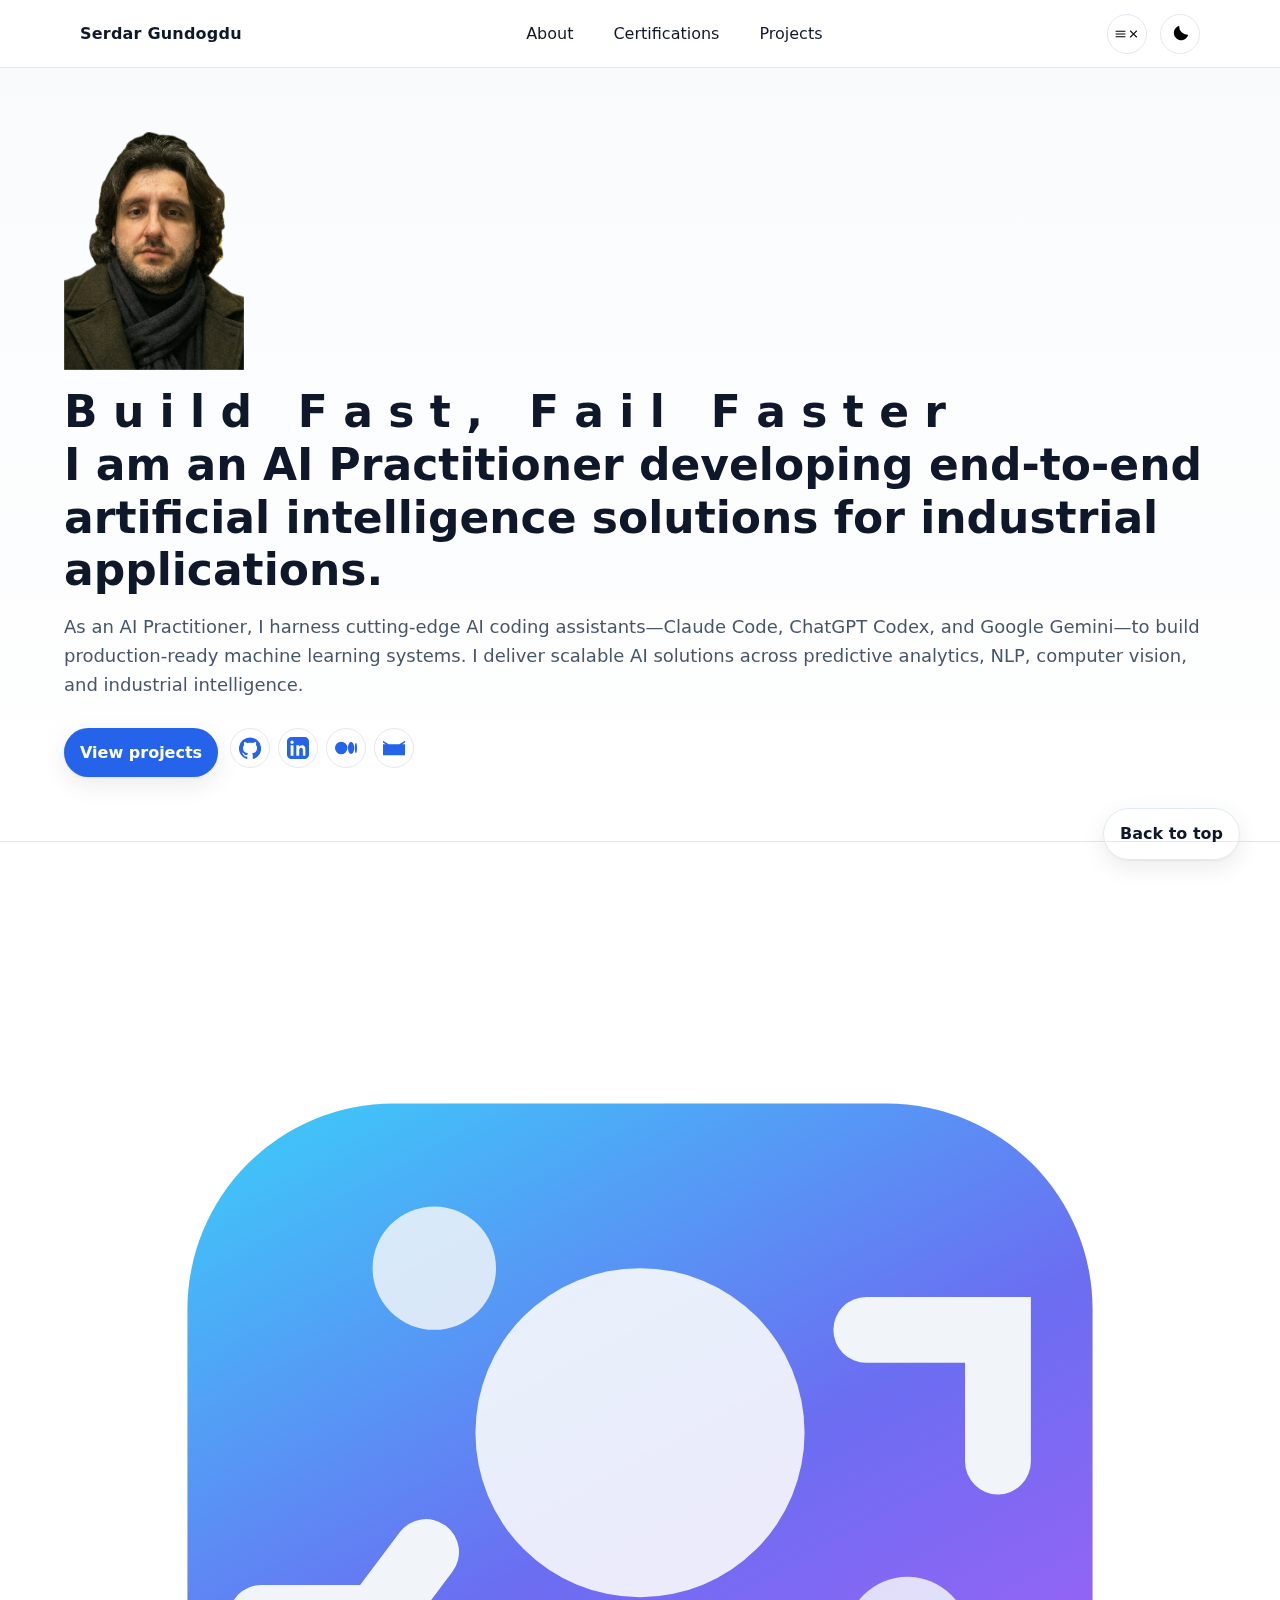
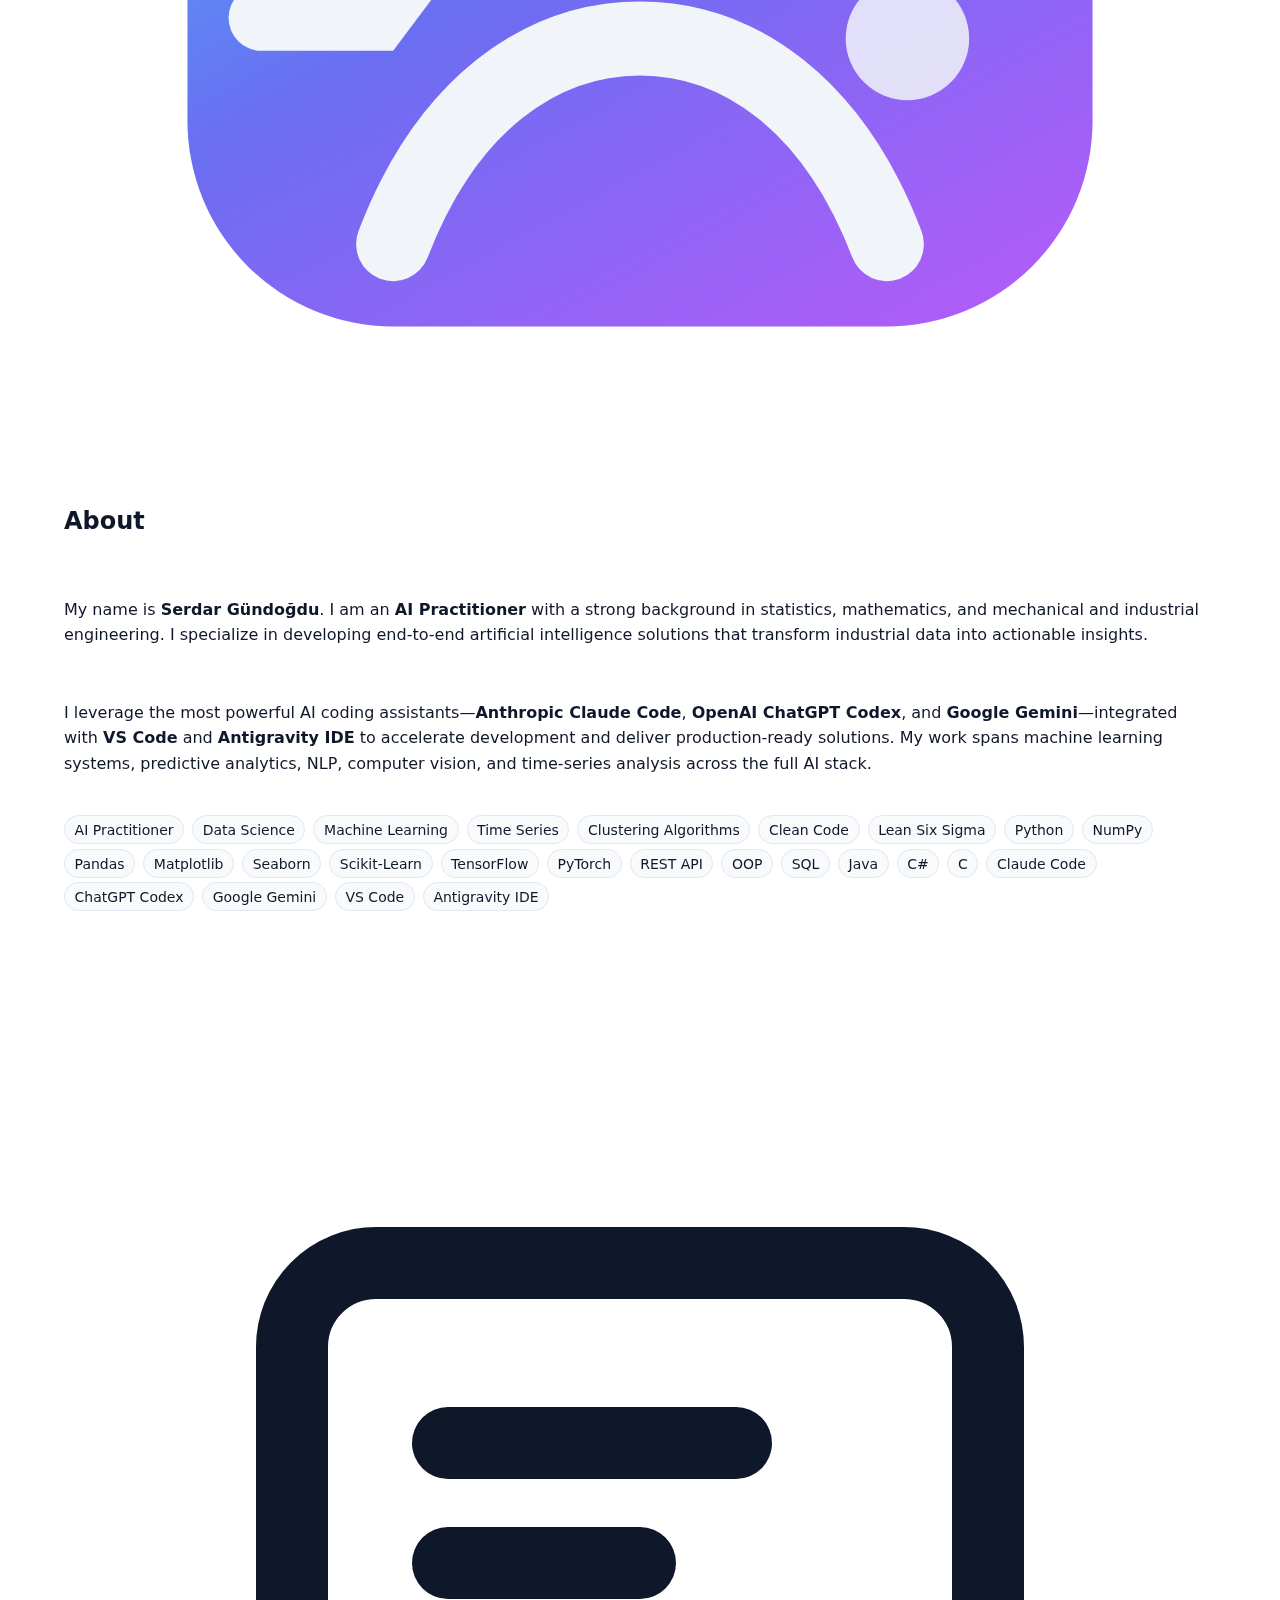
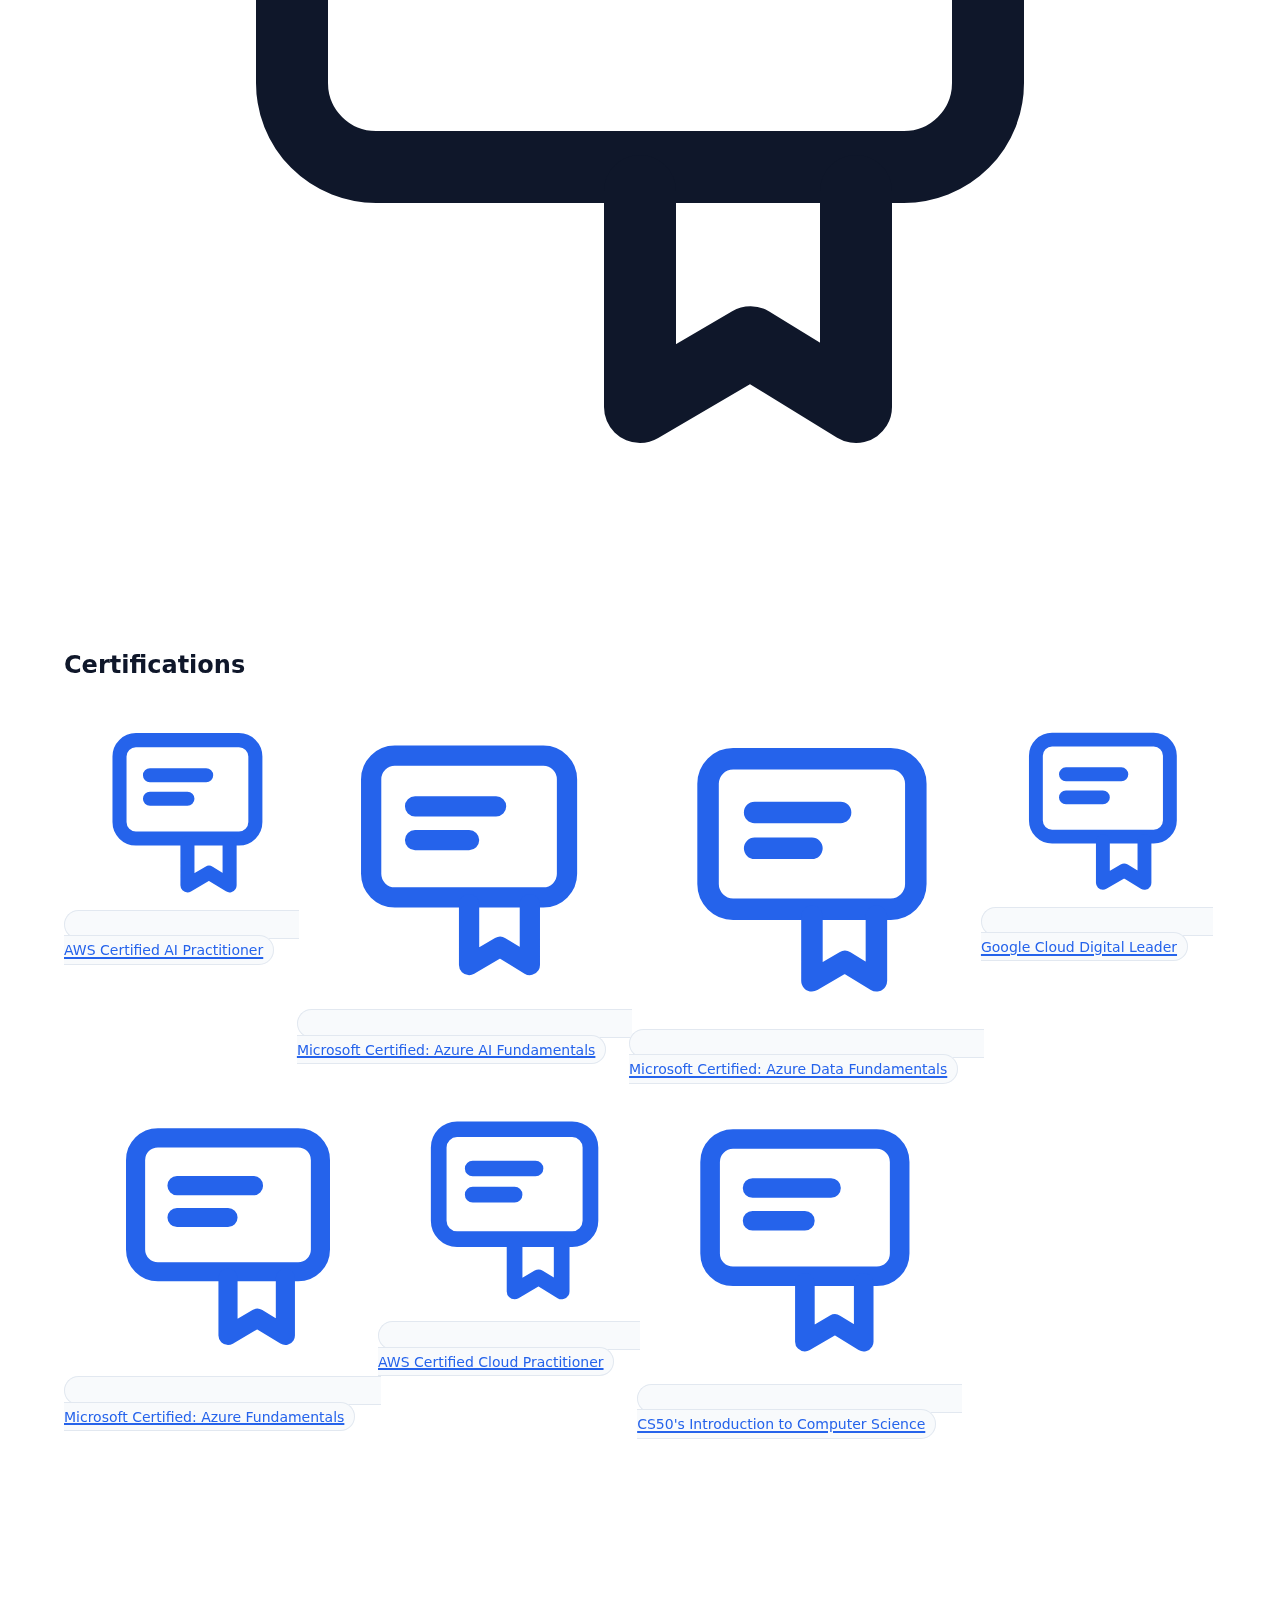
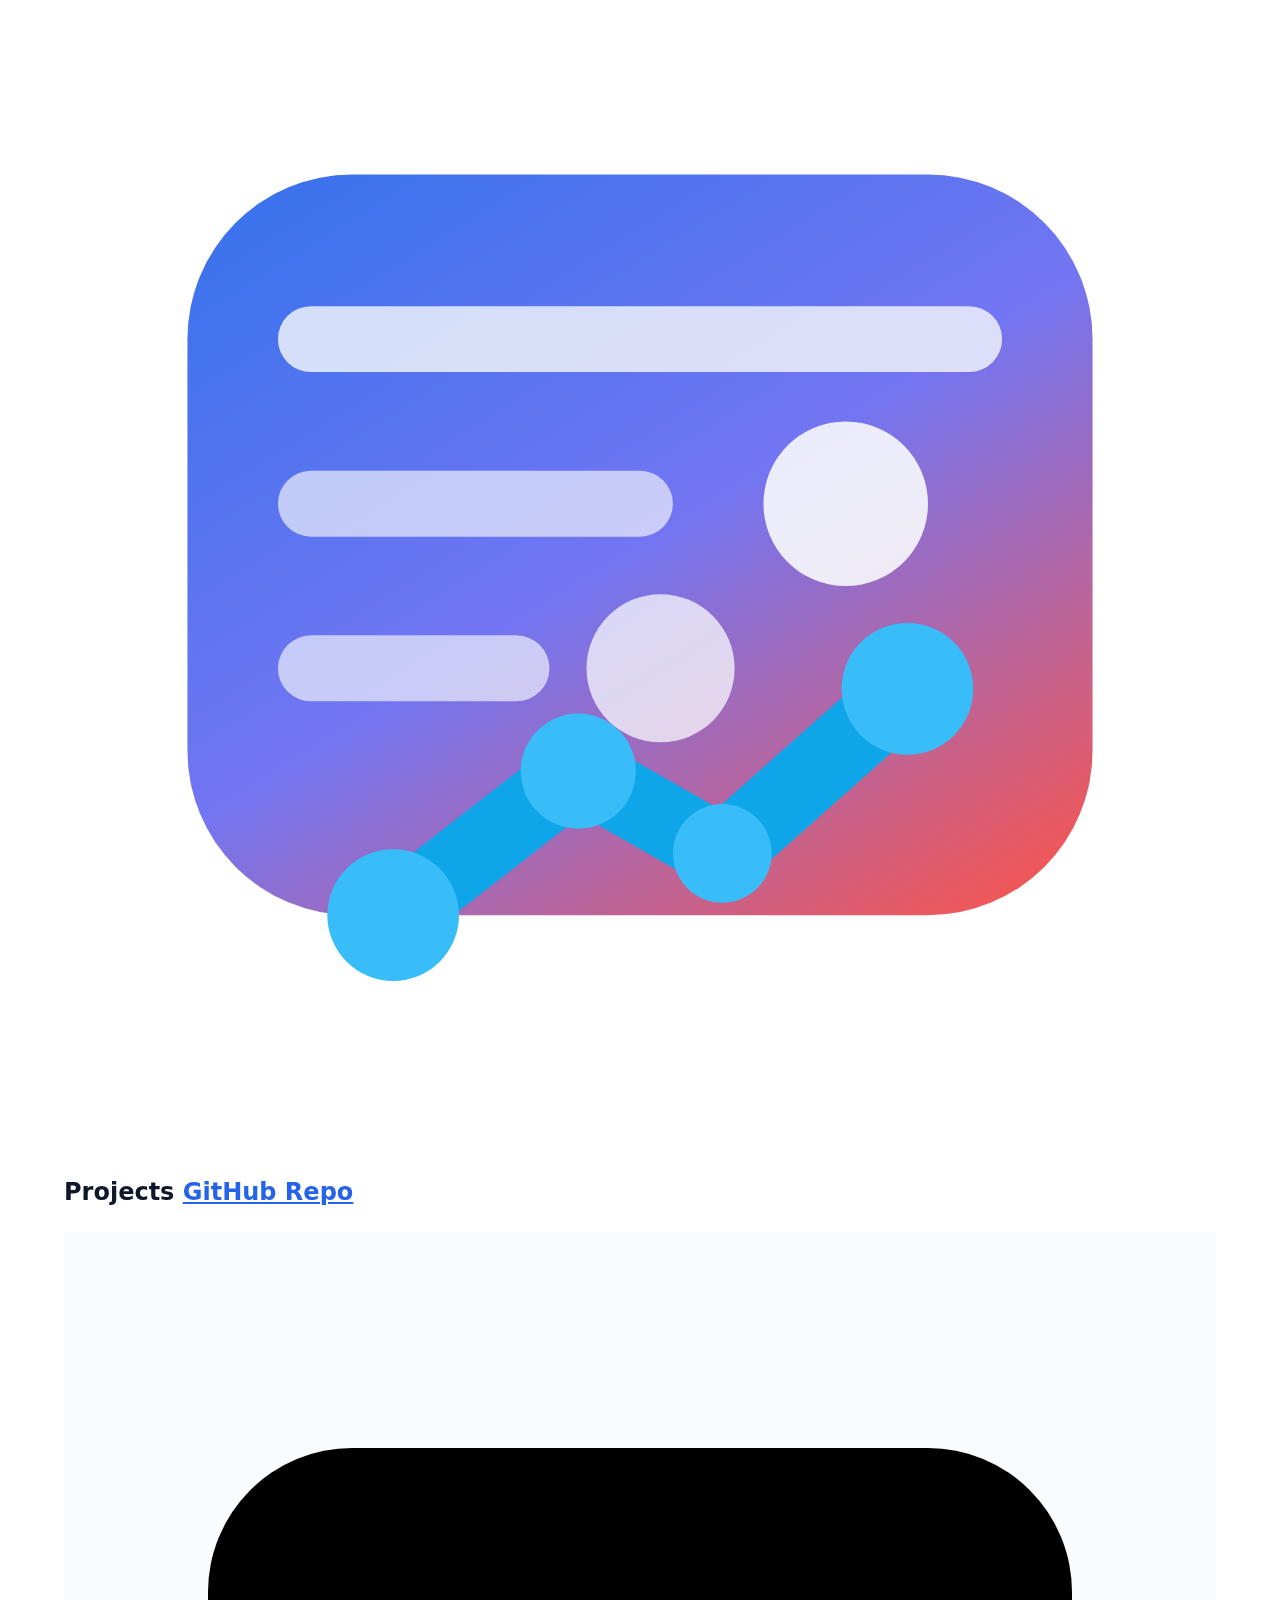
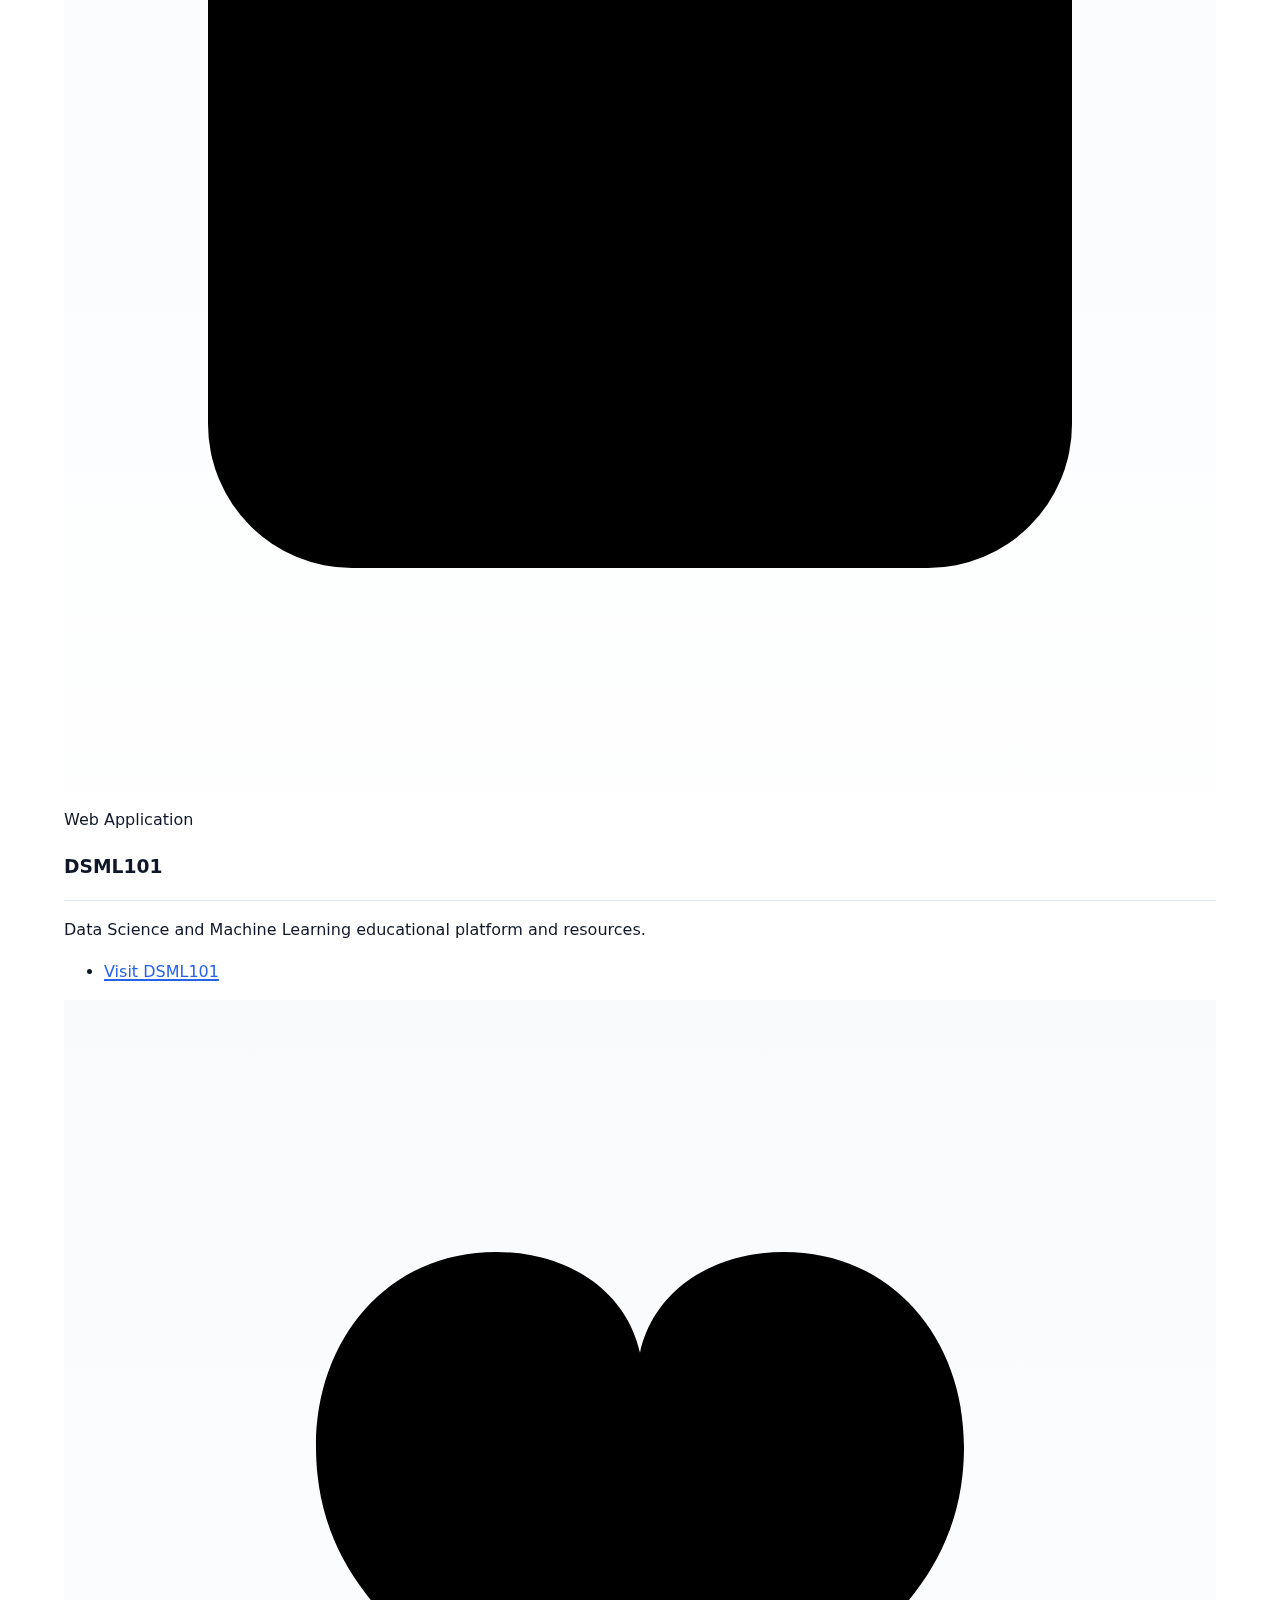
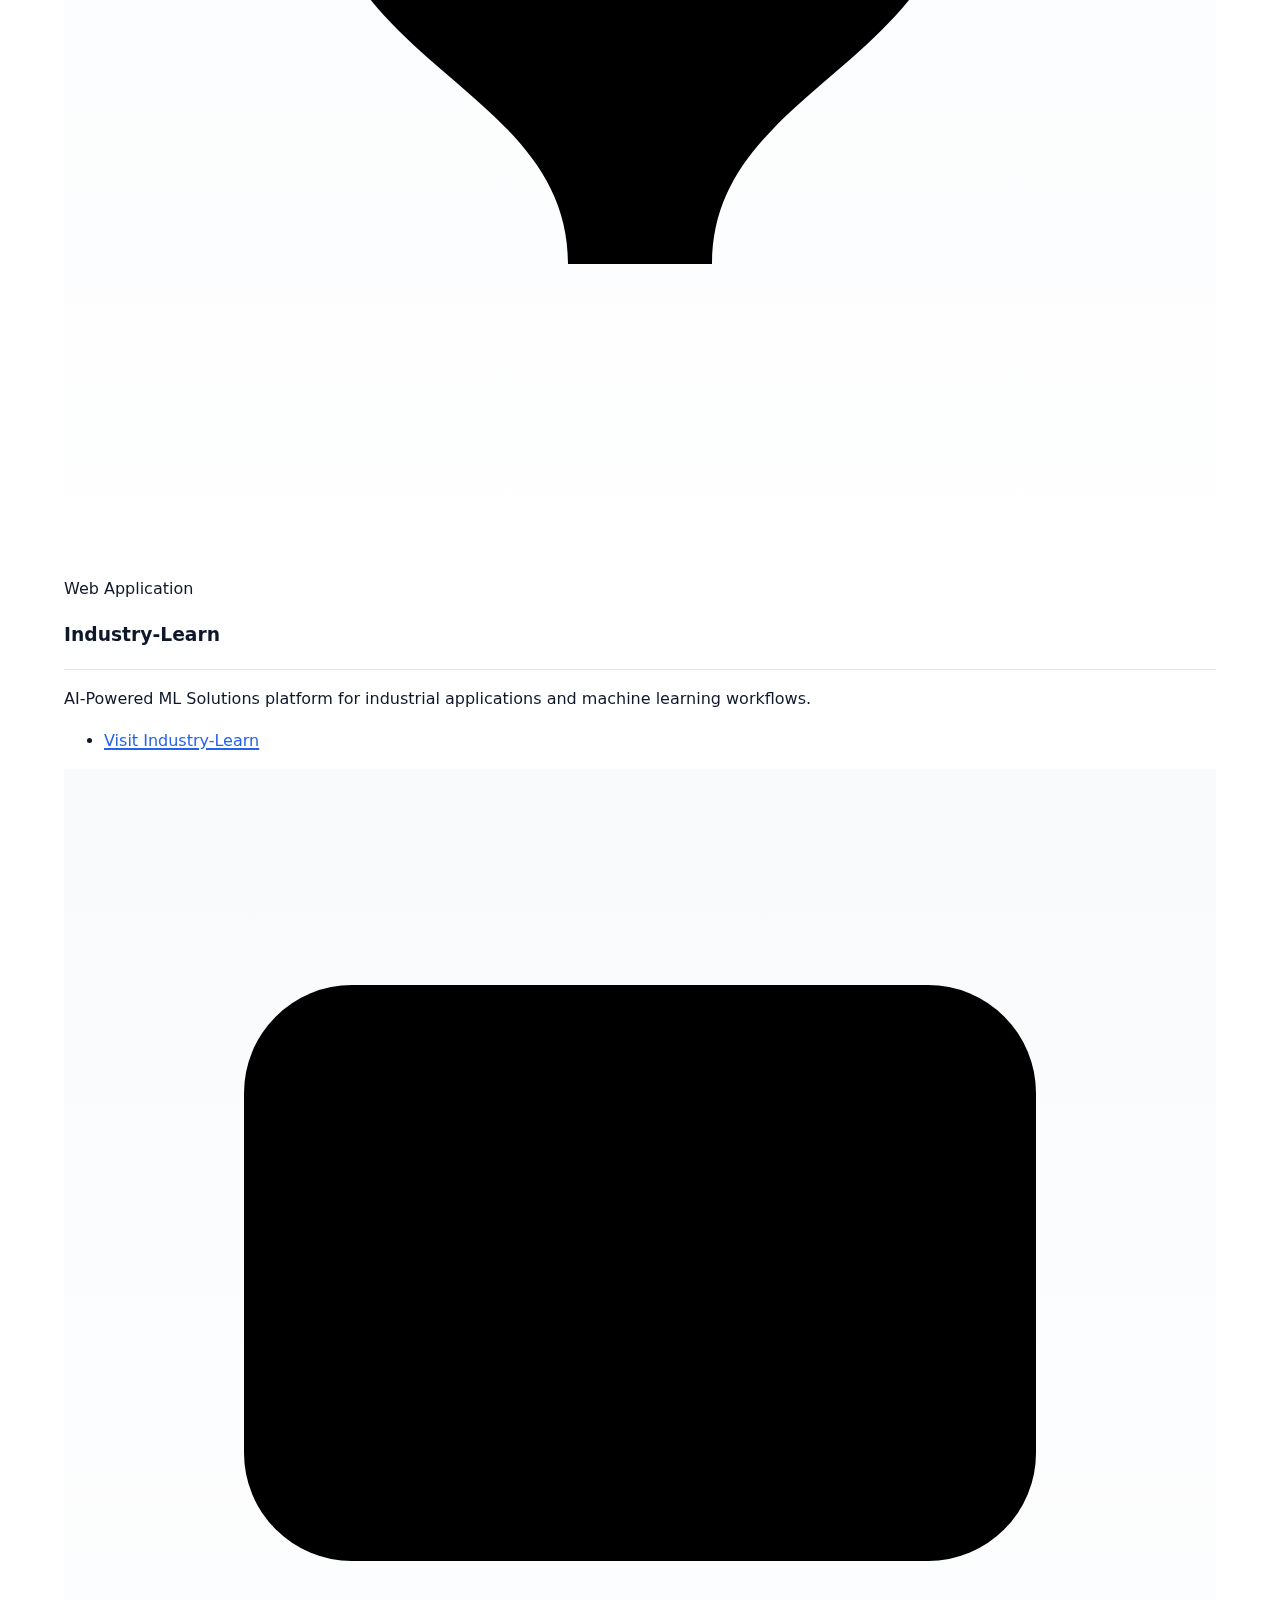
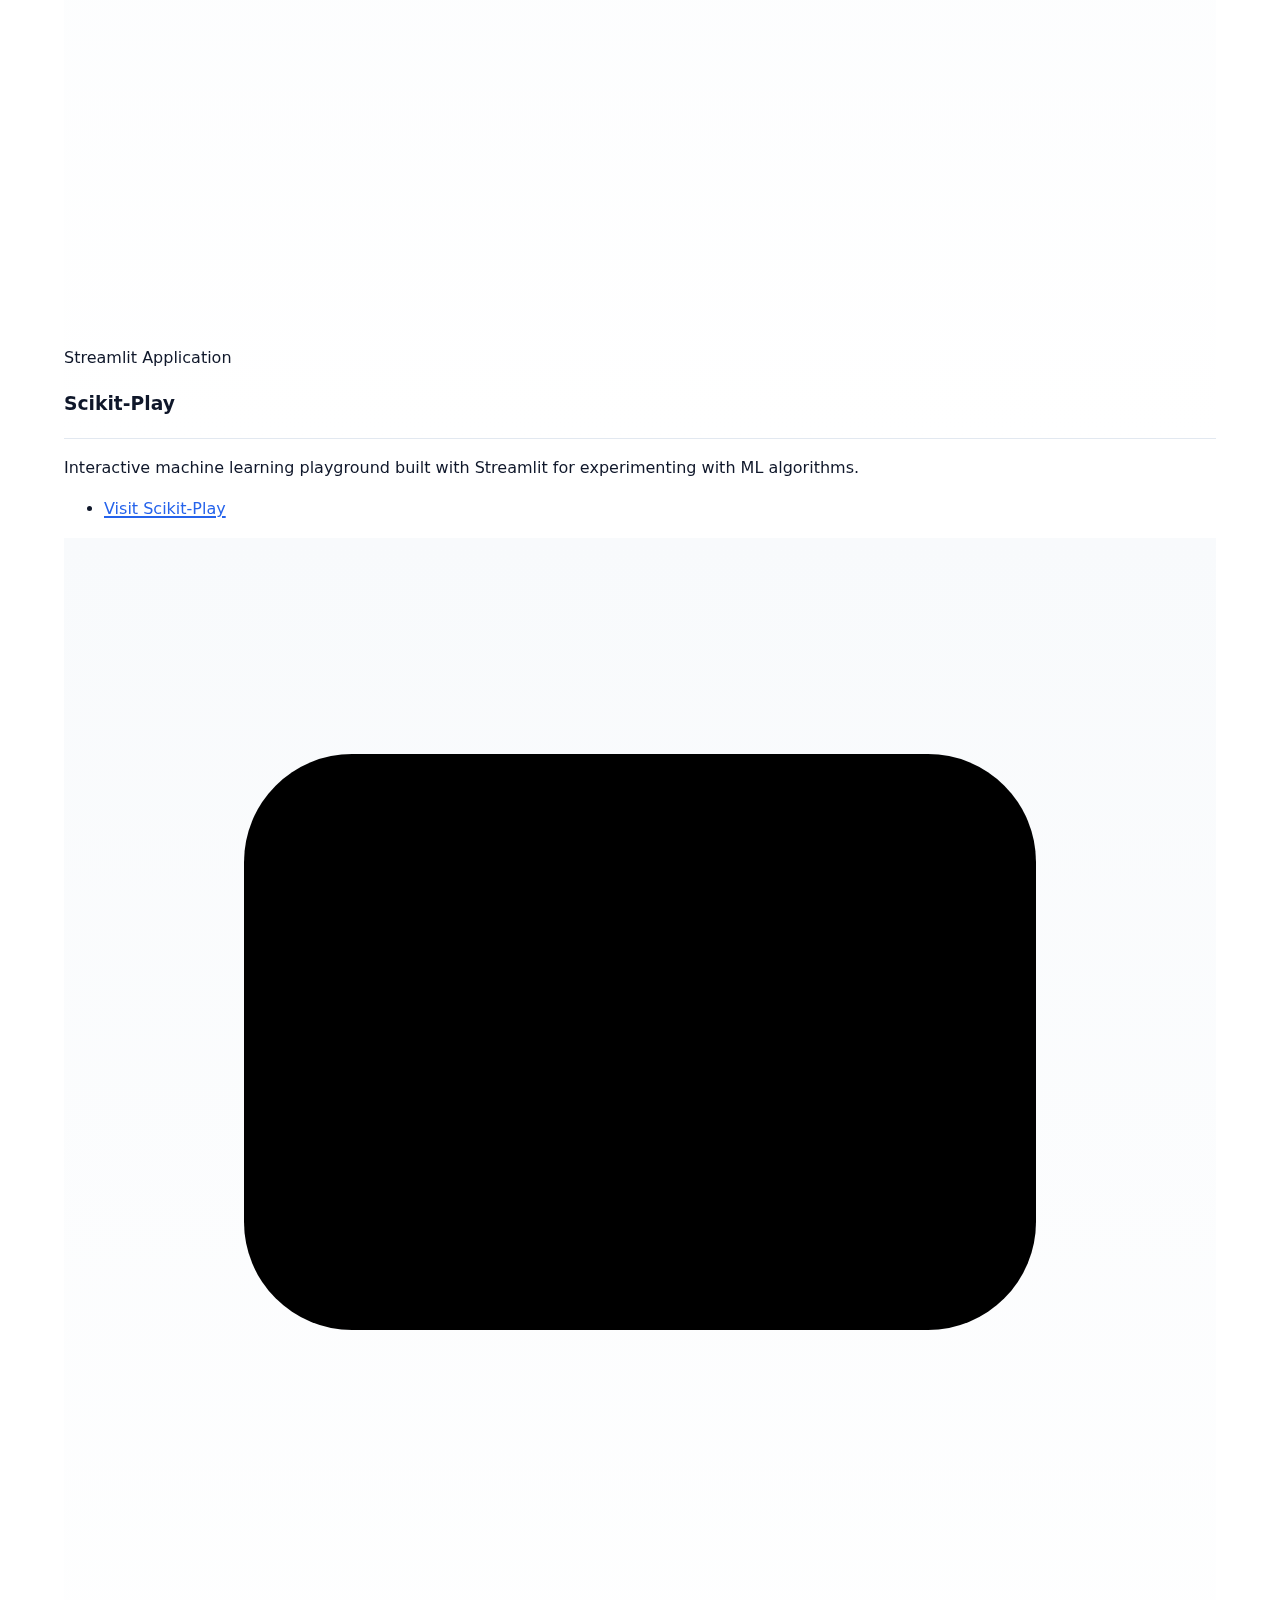
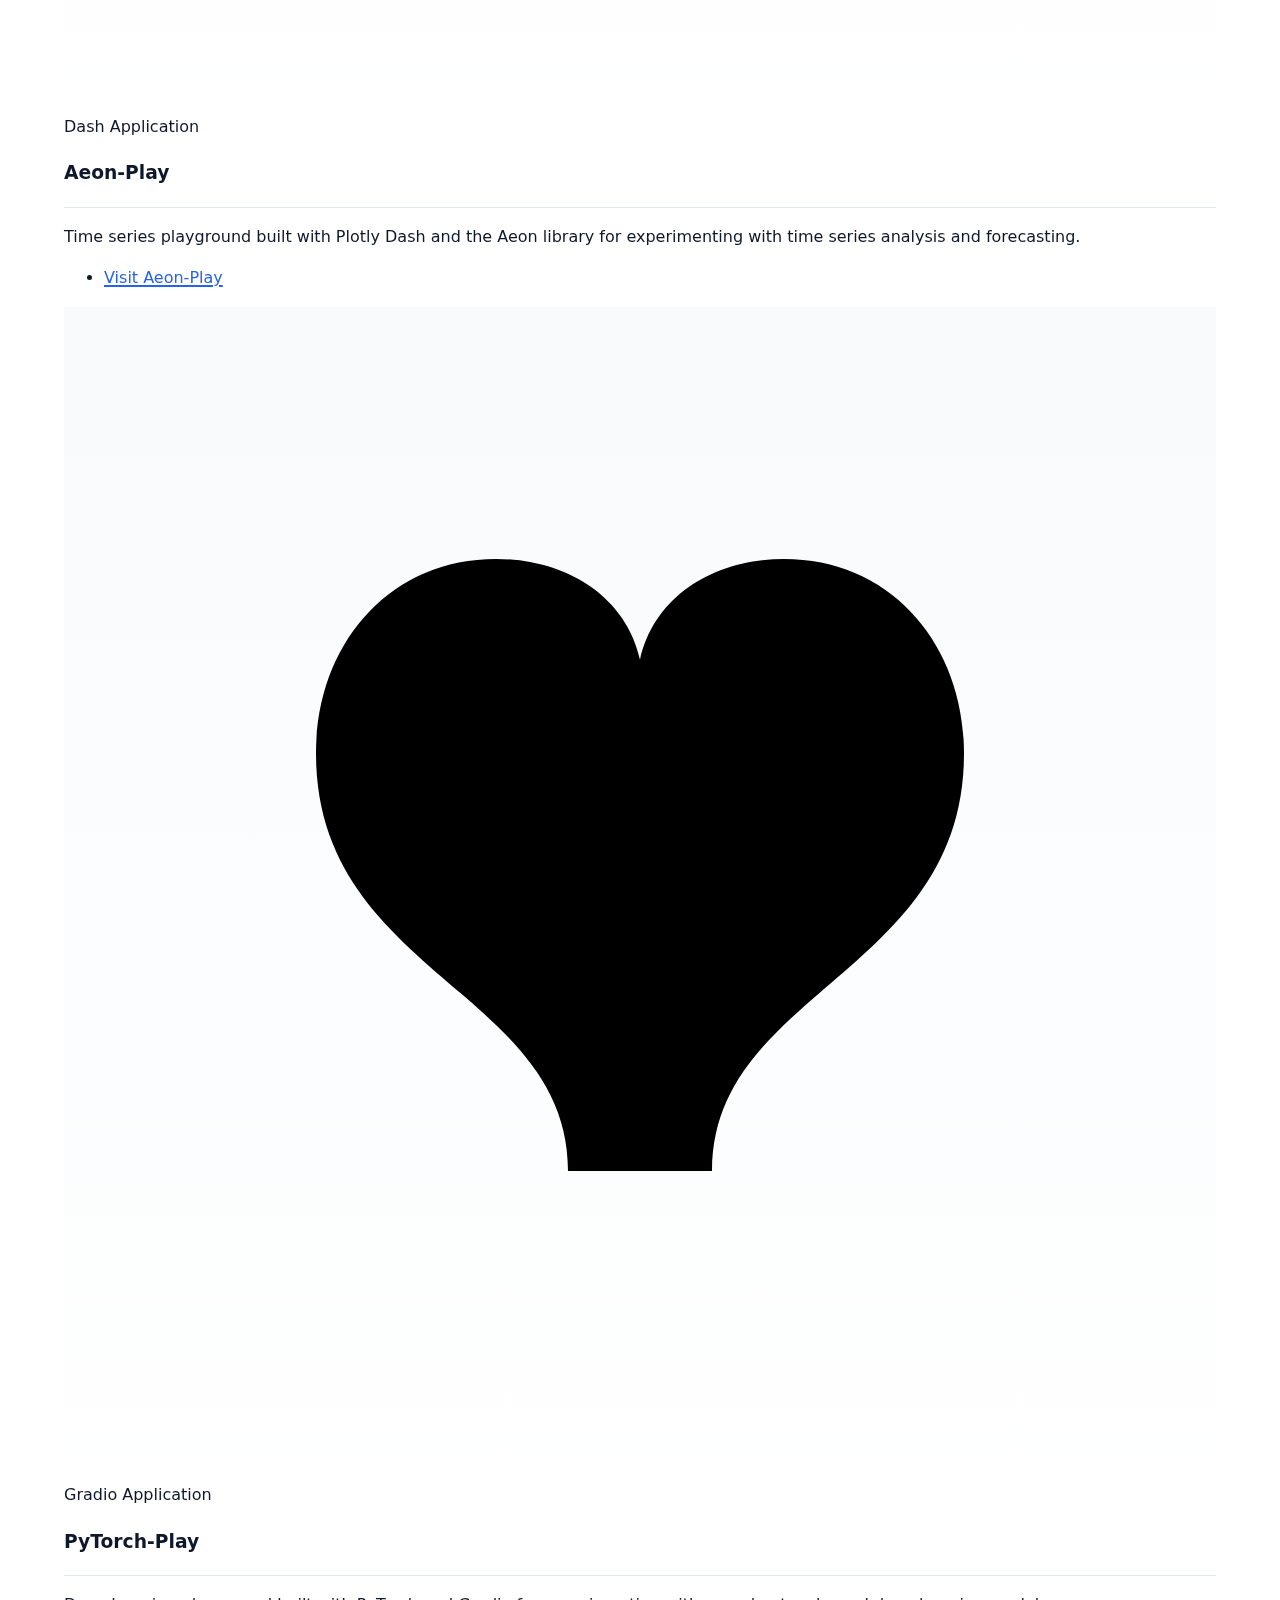
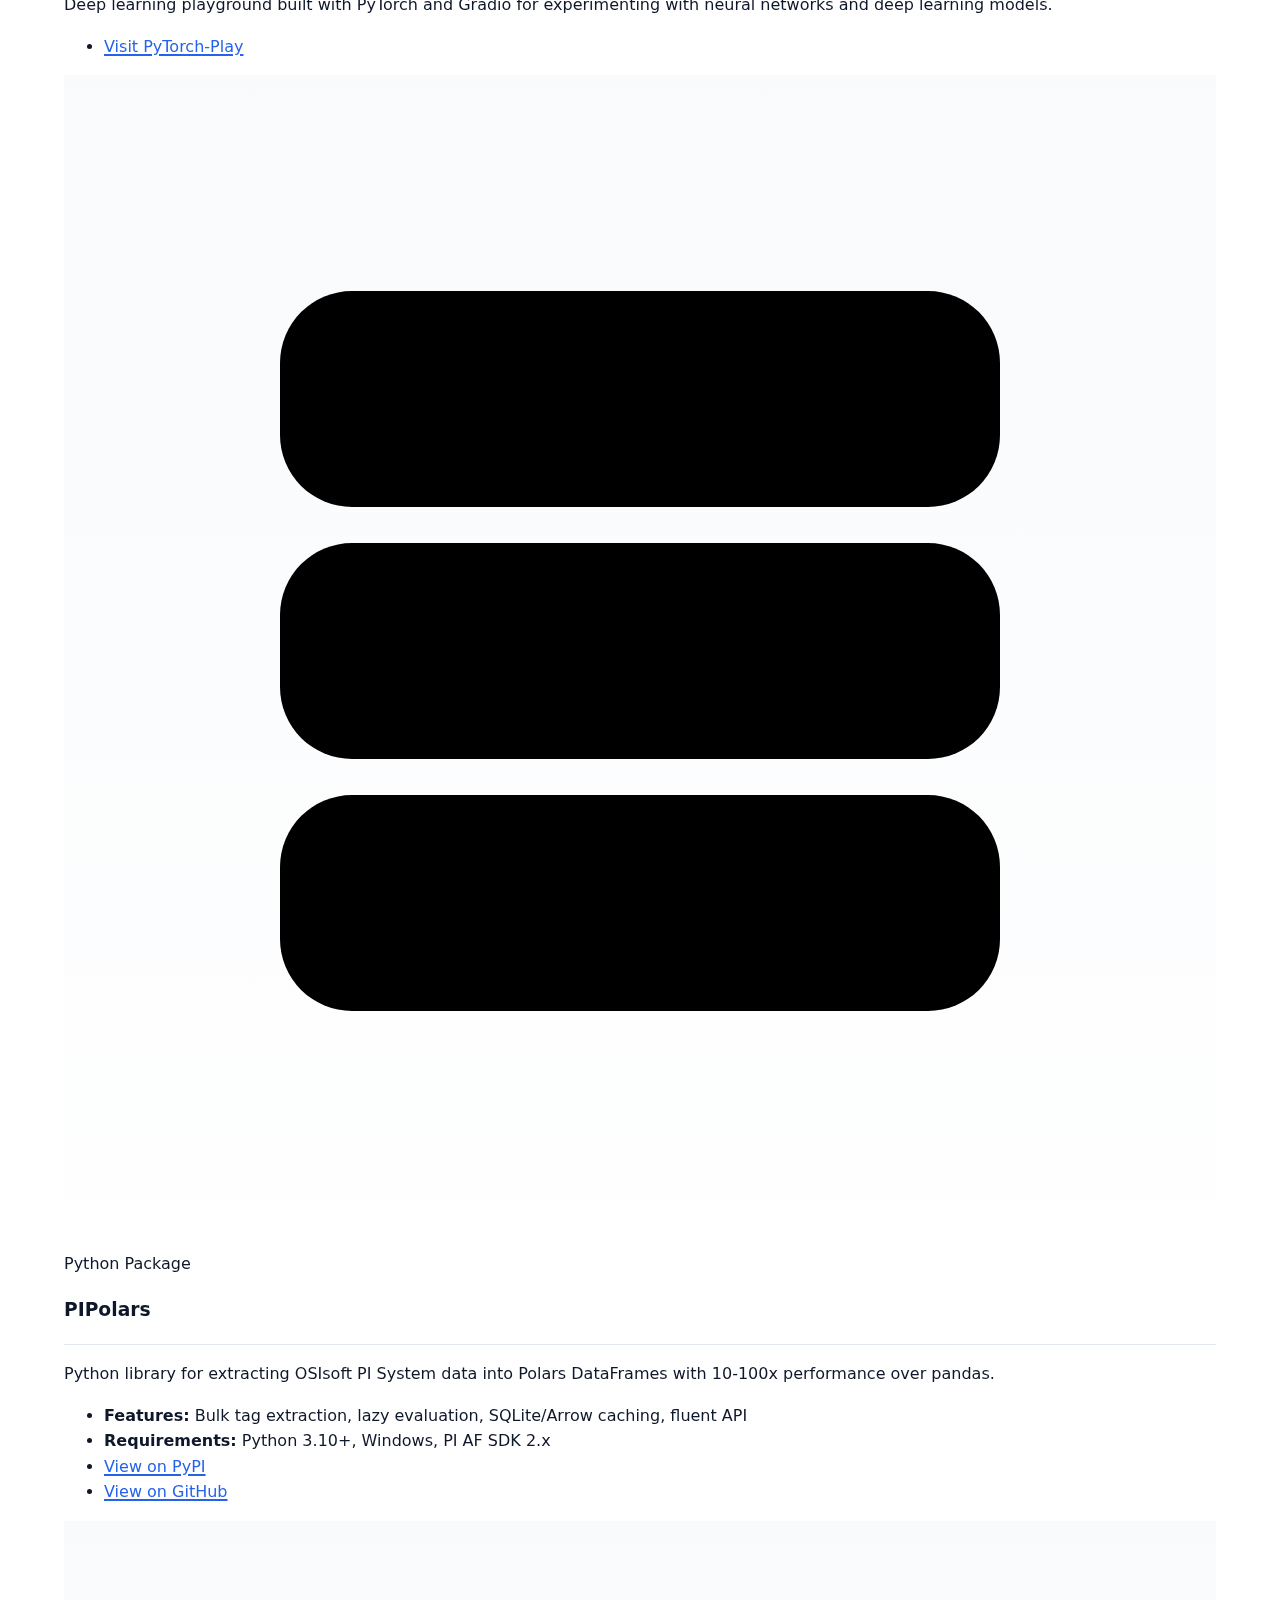
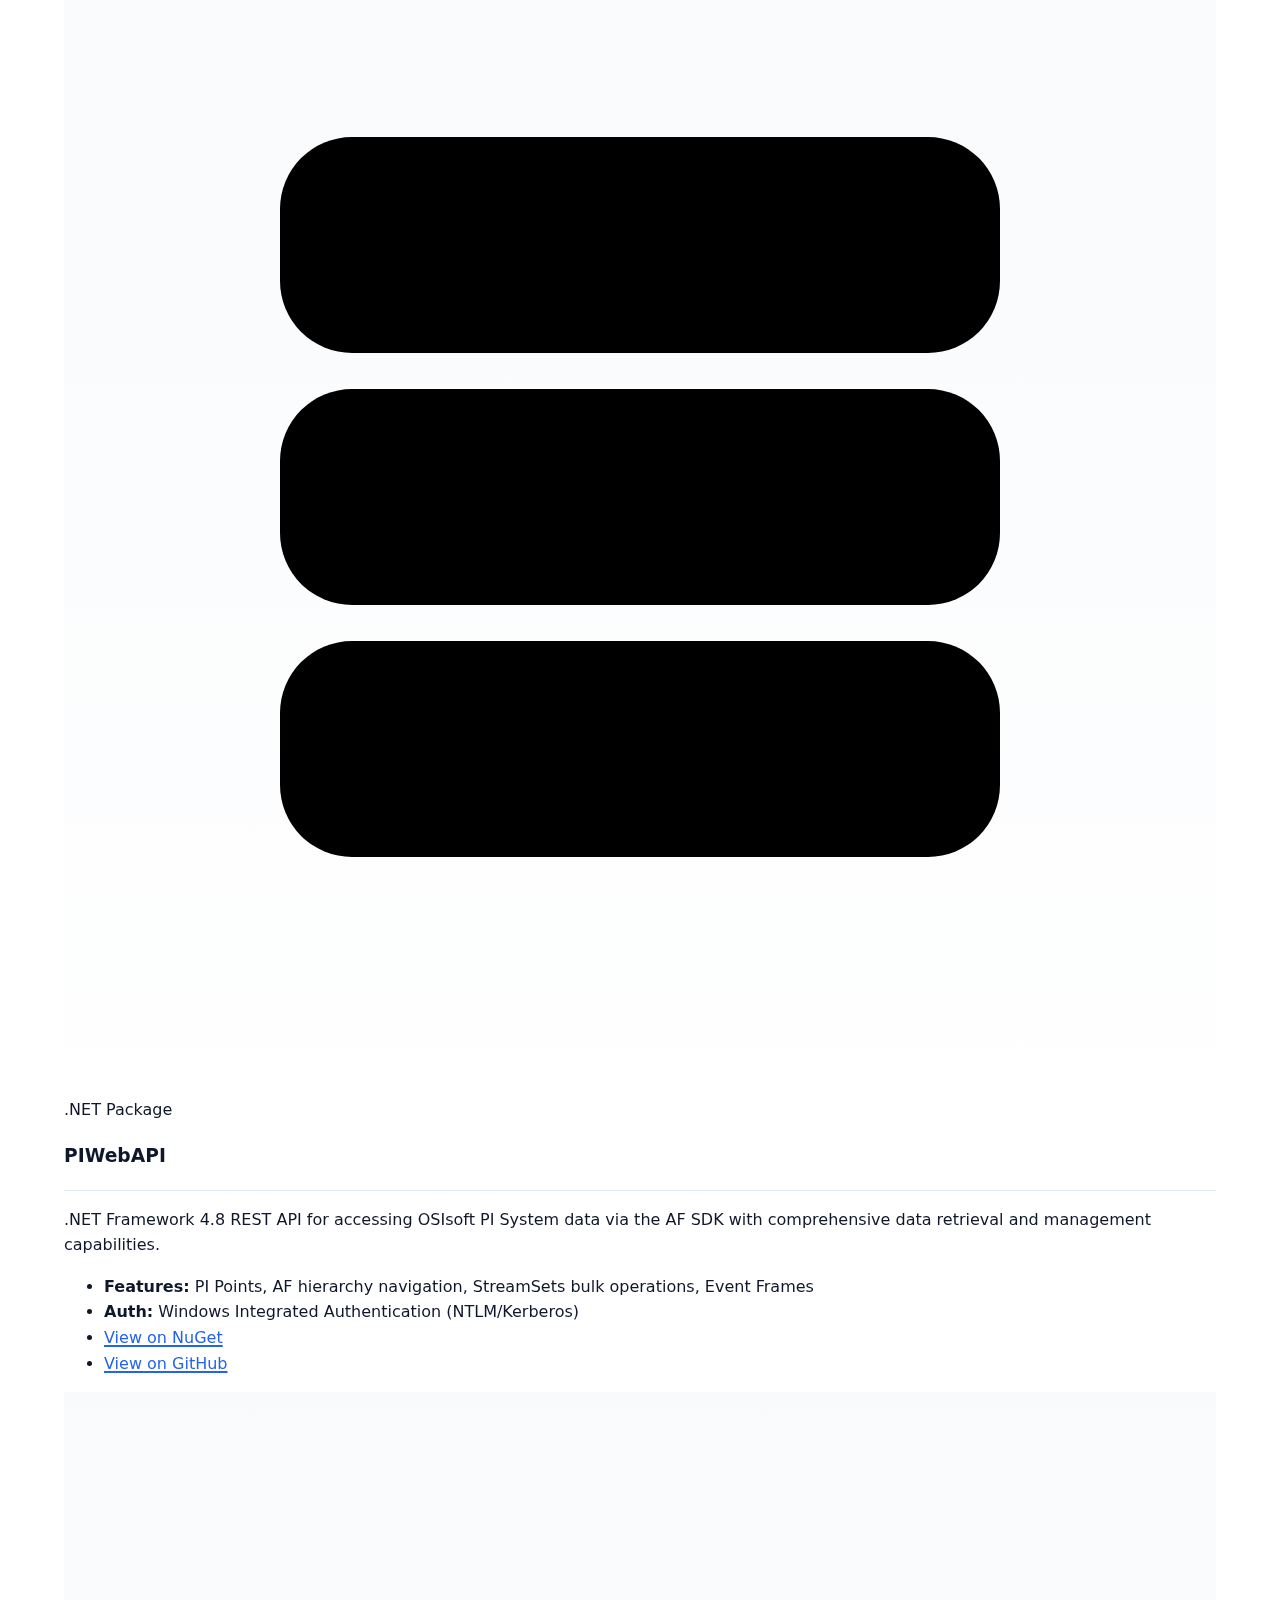
<file: index.html>
<!DOCTYPE html>
<html lang="en">

<head>
    <meta charset="utf-8" />
    <meta name="viewport" content="width=device-width, initial-scale=1" />
    <meta name="color-scheme" content="light dark" />
    <title>Serdar Gundogdu - AI Practitioner</title>
    <meta name="description"
        content="Portfolio for Serdar Gundogdu, an AI Practitioner using Claude Code, ChatGPT Codex, and Google Gemini to deliver end-to-end AI solutions and machine learning systems." />
    <link rel="icon" type="image/svg+xml" href="icons\favicon-32.png" />
    <link rel="icon" type="image/png" sizes="32x32" href="icons/favicon-32.png" />
    <link rel="icon" type="image/png" sizes="192x192" href="icons/favicon-192.png" />
    <link rel="apple-touch-icon" sizes="180x180" href="icons/apple-touch-icon.png" />
    <link rel="stylesheet" href="styles.css" />
    <script src="scripts.js" defer></script>
</head>

<body id="top">
    <a class="skip-link" href="#main">Skip to main content</a>

    <header>
        <nav aria-label="Primary" class="site-nav">
            <div class="container nav-inner">
                <div class="brand-group">
                    <a href="#top" class="brand">
                        <span class="brand-name animated-name" role="text" aria-label="Serdar Gundogdu"><span
                                class="char" aria-hidden="true">S</span><span class="char"
                                aria-hidden="true">e</span><span class="char" aria-hidden="true">r</span><span
                                class="char" aria-hidden="true">d</span><span class="char"
                                aria-hidden="true">a</span><span class="char" aria-hidden="true">r</span><span
                                class="char char--space" aria-hidden="true">&nbsp;</span><span class="char"
                                aria-hidden="true">G</span><span class="char" aria-hidden="true">u</span><span
                                class="char" aria-hidden="true">n</span><span class="char"
                                aria-hidden="true">d</span><span class="char" aria-hidden="true">o</span><span
                                class="char" aria-hidden="true">g</span><span class="char"
                                aria-hidden="true">d</span><span class="char" aria-hidden="true">u</span></span>
                    </a>

                </div>

                <ul id="primary-nav" class="nav-list" role="list">
                    <li><a href="#about">About</a></li>
                    <li><a href="#certifications">Certifications</a></li>
                    <li><a href="#projects">Projects</a></li>
                </ul>

                <div class="nav-controls">
                    <button id="menu-toggle" class="icon-btn menu-toggle" type="button" aria-expanded="false"
                        aria-controls="primary-nav" aria-label="Open navigation menu">
                        <span class="visually-hidden">Toggle navigation</span>
                        <svg class="icon-menu" width="22" height="22" viewBox="0 0 24 24" aria-hidden="true">
                            <path fill="currentColor" d="M3 6h18v2H3V6zm0 5h18v2H3v-2zm0 5h18v2H3v-2z" />
                        </svg>
                        <svg class="icon-close" width="22" height="22" viewBox="0 0 24 24" aria-hidden="true">
                            <path fill="currentColor"
                                d="m6.7 5.3 5.3 5.3 5.3-5.3 1.4 1.4-5.3 5.3 5.3 5.3-1.4 1.4-5.3-5.3-5.3 5.3-1.4-1.4 5.3-5.3-5.3-5.3z" />
                        </svg>
                    </button>

                    <button id="theme-toggle" class="icon-btn theme-toggle" type="button" aria-pressed="false"
                        title="Toggle dark mode">
                        <span class="visually-hidden">Switch theme</span>
                        <!-- Moon / Sun (shown via CSS) -->
                        <svg class="icon-moon" width="22" height="22" viewBox="0 0 24 24" aria-hidden="true">
                            <path fill="currentColor" d="M21 12.8A9 9 0 0 1 11.2 3a8 8 0 1 0 9.8 9.8z" />
                        </svg>
                        <svg class="icon-sun" width="22" height="22" viewBox="0 0 24 24" aria-hidden="true">
                            <path fill="currentColor"
                                d="M12 18a6 6 0 1 0 0-12 6 6 0 0 0 0 12zm0-16h1v3h-1V2zm0 17h1v3h-1v-3zM2 11h3v1H2v-1zm17 0h3v1h-3v-1zM5 4l.7.7L4 6.4 3.3 5.7 5 4zm13.6 13.6.7.7L18 20l-.7-.7 1.3-1.7zM18 4l1.7 1.7L19 6.4 17.3 4.7 18 4zM4.7 17.3 6.4 19 5.7 19.7 4 18l.7-.7z" />
                        </svg>
                    </button>
                </div>
            </div>
        </nav>

        <div class="container hero">
            <img src="images/profile_picture.png" alt="Serdar Gundogdu" class="profile-picture" width="180" height="180" />
            <h1>
                <span class="animated-name animated-name--hero" role="text" aria-label="Build Fast, Fail Faster">
                    <span class="char" aria-hidden="true">B</span>
                    <span class="char" aria-hidden="true">u</span>
                    <span class="char" aria-hidden="true">i</span>
                    <span class="char" aria-hidden="true">l</span>
                    <span class="char" aria-hidden="true">d</span>
                    <span class="char char--space" aria-hidden="true">&nbsp;</span>
                    <span class="char" aria-hidden="true">F</span>
                    <span class="char" aria-hidden="true">a</span>
                    <span class="char" aria-hidden="true">s</span>
                    <span class="char" aria-hidden="true">t</span>
                    <span class="char" aria-hidden="true">,</span>
                    <span class="char char--space" aria-hidden="true">&nbsp;</span>
                    <span class="char" aria-hidden="true">F</span>
                    <span class="char" aria-hidden="true">a</span>
                    <span class="char" aria-hidden="true">i</span>
                    <span class="char" aria-hidden="true">l</span>
                    <span class="char char--space" aria-hidden="true">&nbsp;</span>
                    <span class="char" aria-hidden="true">F</span>
                    <span class="char" aria-hidden="true">a</span>
                    <span class="char" aria-hidden="true">s</span>
                    <span class="char" aria-hidden="true">t</span>
                    <span class="char" aria-hidden="true">e</span>
                    <span class="char" aria-hidden="true">r</span>
                </span>

                <br />
                I am an AI Practitioner developing end-to-end artificial intelligence solutions for industrial applications.
            </h1>
            <p class="lead">
                As an AI Practitioner, I harness cutting-edge AI coding assistants—Claude Code, ChatGPT Codex, and Google Gemini—to build production-ready machine learning systems. I deliver scalable AI solutions across predictive analytics, NLP, computer vision, and industrial intelligence.
            </p>
            <div class="actions">
                <a class="btn primary" href="#projects">View projects</a>
                <nav class="actions-social" aria-label="Primary social links">
                    <ul class="social" role="list">
                        <li>
                            <a class="icon-btn" href="https://github.com/aserdargun" aria-label="GitHub">
                                <svg width="22" height="22" viewBox="0 0 24 24" role="img" aria-hidden="true">
                                    <path fill="currentColor"
                                        d="M12 .5a12 12 0 0 0-3.79 23.4c.6.11.82-.26.82-.58v-2.03c-3.34.73-4.04-1.61-4.04-1.61-.55-1.39-1.35-1.76-1.35-1.76-1.1-.75.08-.74.08-.74 1.22.09 1.86 1.26 1.86 1.26 1.08 1.85 2.83 1.32 3.52 1.01.11-.79.42-1.32.76-1.62-2.66-.3-5.47-1.34-5.47-5.97 0-1.32.47-2.4 1.24-3.25-.12-.3-.54-1.52.12-3.17 0 0 1.01-.32 3.3 1.24.96-.27 1.99-.41 3.01-.41s2.05.14 3.01.41c2.29-1.56 3.3-1.24 3.3-1.24.66 1.65.24 2.87.12 3.17.77.85 1.24 1.93 1.24 3.25 0 4.64-2.81 5.66-5.49 5.96.43.37.81 1.1.81 2.22v3.29c0 .32.22.69.83.57A12 12 0 0 0 12 .5z" />
                                </svg>
                            </a>
                        </li>
                        <li>
                            <a class="icon-btn" href="https://www.linkedin.com/in/serdargundogdu/"
                                aria-label="LinkedIn">
                                <svg width="22" height="22" viewBox="0 0 24 24" role="img" aria-hidden="true">
                                    <path fill="currentColor"
                                        d="M19 0H5C2.24 0 0 2.24 0 5v14c0 2.76 2.24 5 5 5h14c2.76 0 5-2.24 5-5V5c0-2.76-2.24-5-5-5zM7.09 20.45H3.95V9h3.14v11.45zM5.52 7.57a1.82 1.82 0 1 1 0-3.64 1.82 1.82 0 0 1 0 3.64zM20.45 20.45h-3.14v-5.56c0-1.33-.02-3.04-1.85-3.04-1.85 0-2.13 1.45-2.13 2.95v5.66H10.2V9h3.01v1.57h.04c.42-.79 1.46-1.62 3-1.62 3.21 0 3.8 2.11 3.8 4.86v6.64z" />
                                </svg>
                            </a>
                        </li>
                        <li>
                            <a class="icon-btn" href="https://medium.com/@aserdargun" aria-label="Medium">
                                <svg width="22" height="22" viewBox="0 0 24 24" role="img" aria-hidden="true">
                                    <path fill="currentColor"
                                        d="M13.54 12a6.8 6.8 0 0 1-6.77 6.82A6.8 6.8 0 0 1 0 12a6.8 6.8 0 0 1 6.77-6.82A6.8 6.8 0 0 1 13.54 12zm7.42 0c0 3.54-1.51 6.42-3.38 6.42-1.87 0-3.39-2.88-3.39-6.42s1.52-6.42 3.39-6.42 3.38 2.88 3.38 6.42M24 12c0 3.17-.53 5.75-1.19 5.75-.66 0-1.19-2.58-1.19-5.75s.53-5.75 1.19-5.75C23.47 6.25 24 8.83 24 12z" />
                                </svg>
                            </a>
                        </li>
                        <li>
                            <a class="icon-btn" href="mailto:aserdargun@gmail.com" aria-label="Email">
                                <svg width="22" height="22" viewBox="0 0 24 24" role="img" aria-hidden="true">
                                    <path fill="currentColor"
                                        d="M12 13.5 0 6V4l12 7.5L24 4v2l-12 7.5ZM0 8h24v12H0V8Z" />
                                </svg>
                            </a>
                        </li>
                    </ul>
                </nav>
            </div>
        </div>
    </header>

    <main id="main" tabindex="-1">
        <section id="about" class="section" aria-labelledby="about-title">
            <div class="container about">
                <h2 id="about-title" class="section-title">
                    <svg class="section-title__icon section-title__icon--about" viewBox="0 0 28 28" aria-hidden="true"
                        focusable="false">
                        <defs>
                            <linearGradient id="aboutGradient" x1="20%" y1="0%" x2="80%" y2="100%">
                                <stop offset="0%" stop-color="#38bdf8" />
                                <stop offset="50%" stop-color="#6366f1" />
                                <stop offset="100%" stop-color="#a855f7" />
                            </linearGradient>
                        </defs>
                        <rect x="3" y="4" width="22" height="20" rx="5" fill="url(#aboutGradient)" opacity=".95" />
                        <circle cx="14" cy="12" r="4" fill="#f8fafc" opacity=".9" />
                        <path d="M8 22c1.3-3.4 3.6-5 6-5s4.7 1.6 6 5" fill="none" stroke="#f1f5f9" stroke-width="1.8"
                            stroke-linecap="round" />
                        <path d="M19.5 9.5h3.2v3.2" fill="none" stroke="#f1f5f9" stroke-width="1.6"
                            stroke-linecap="round" />
                        <path d="M4.8 16.5h2.8l1.2-1.6" fill="none" stroke="#f1f5f9" stroke-width="1.6"
                            stroke-linecap="round" />
                        <circle cx="9" cy="8" r="1.5" fill="#f1f5f9" opacity=".85" />
                        <circle cx="20.5" cy="17" r="1.5" fill="#f1f5f9" opacity=".85" />
                    </svg>
                    About
                </h2>
                <p>
                    My name is <strong>Serdar Gündoğdu</strong>. I am an <strong>AI Practitioner</strong> with a strong background in statistics, mathematics, and mechanical and industrial engineering. I specialize in developing end-to-end artificial intelligence solutions that transform industrial data into actionable insights.
                </p>
                <p>
                    I leverage the most powerful AI coding assistants—<strong>Anthropic Claude Code</strong>, <strong>OpenAI ChatGPT Codex</strong>, and <strong>Google Gemini</strong>—integrated with <strong>VS Code</strong> and <strong>Antigravity IDE</strong> to accelerate development and deliver production-ready solutions. My work spans machine learning systems, predictive analytics, NLP, computer vision, and time-series analysis across the full AI stack.
                </p>
                <ul class="badges" role="list" aria-label="Skills">
                    <li><span class="badge badge-skill badge-skill--ml" aria-label="AI Practitioner">AI Practitioner</span></li>
                    <li><span class="badge badge-skill badge-skill--data" aria-label="Data Science">Data Science</span>
                    </li>
                    <li><span class="badge badge-skill badge-skill--ml" aria-label="Machine Learning">Machine
                            Learning</span></li>
                    <li><span class="badge badge-skill badge-skill--time" aria-label="Time Series Analysis">Time
                            Series</span></li>
                    <li><span class="badge badge-skill badge-skill--cluster"
                            aria-label="Clustering Algorithms">Clustering Algorithms</span></li>
                    <li><span class="badge badge-skill badge-skill--craft" aria-label="Clean Code Practices">Clean
                            Code</span></li>
                    <li><span class="badge badge-skill badge-skill--sixsigma" aria-label="Lean Six Sigma">Lean Six
                            Sigma</span></li>
                    <li><span class="badge badge-skill badge-skill--python"
                            aria-label="Python Programming">Python</span></li>
                    <li><span class="badge badge-skill badge-skill--numpy" aria-label="NumPy">NumPy</span></li>
                    <li><span class="badge badge-skill badge-skill--pandas" aria-label="Pandas Library">Pandas</span>
                    </li>
                    <li><span class="badge badge-skill badge-skill--matplotlib"
                            aria-label="Matplotlib">Matplotlib</span></li>
                    <li><span class="badge badge-skill badge-skill--seaborn" aria-label="Seaborn">Seaborn</span></li>
                    <li><span class="badge badge-skill badge-skill--sklearn"
                            aria-label="scikit-learn">Scikit-Learn</span></li>
                    <li><span class="badge badge-skill badge-skill--tensorflow"
                            aria-label="TensorFlow">TensorFlow</span></li>
                    <li><span class="badge badge-skill badge-skill--pytorch" aria-label="PyTorch">PyTorch</span></li>
                    <li><span class="badge badge-skill badge-skill--rest" aria-label="REST APIs">REST API</span></li>
                    <li><span class="badge badge-skill badge-skill--oop"
                            aria-label="Object-Oriented Programming">OOP</span></li>
                    <li><span class="badge badge-skill badge-skill--sql"
                            aria-label="Structured Query Language">SQL</span></li>
                    <li><span class="badge badge-skill badge-skill--java" aria-label="Java Programming">Java</span></li>
                    <li><span class="badge badge-skill badge-skill--csharp" aria-label="C Sharp">C#</span></li>
                    <li><span class="badge badge-skill badge-skill--c" aria-label="C Programming">C</span></li>
                    <li><span class="badge badge-skill badge-skill--ml" aria-label="Claude Code">Claude Code</span></li>
                    <li><span class="badge badge-skill badge-skill--ml" aria-label="ChatGPT Codex">ChatGPT Codex</span></li>
                    <li><span class="badge badge-skill badge-skill--ml" aria-label="Google Gemini">Google Gemini</span></li>
                    <li><span class="badge badge-skill badge-skill--craft" aria-label="VS Code">VS Code</span></li>
                    <li><span class="badge badge-skill badge-skill--craft" aria-label="Antigravity IDE">Antigravity IDE</span></li>
                </ul>
            </div>
        </section>

        <section id="certifications" class="section" aria-labelledby="certifications-title">
            <div class="container">
                <h2 id="certifications-title" class="section-title">
                    <svg class="section-title__icon" viewBox="0 0 24 24" aria-hidden="true" focusable="false">
                        <rect x="4.75" y="3.75" width="14.5" height="10.5" rx="1.75" stroke="currentColor"
                            stroke-width="1.5" fill="none" />
                        <path d="M8 7.5h6M8 10h4" stroke="currentColor" stroke-width="1.5" stroke-linecap="round"
                            fill="none" />
                        <path d="M12 14.75v4.5l2.3-1.35 2.2 1.35v-4.5" stroke="currentColor" stroke-width="1.5"
                            stroke-linecap="round" stroke-linejoin="round" fill="none" />
                    </svg>
                    Certifications
                </h2>
                <ul class="badges" role="list" aria-label="Professional certifications">
                    <li>
                        <a class="badge badge-cert badge-cert--aws"
                            href="https://cp.certmetrics.com/amazon/en/public/verify/credential/c00f6af8a83c4fd48d7783c47038655c"
                            target="_blank" rel="noopener"
                            aria-label="AWS Certified AI Practitioner (opens in a new tab)">
                            <svg class="badge-cert__icon" viewBox="0 0 24 24" aria-hidden="true">
                                <rect x="4.75" y="3.75" width="14.5" height="10.5" rx="1.75" stroke="currentColor"
                                    stroke-width="1.5" fill="none" />
                                <path d="M8 7.5h6M8 10h4" stroke="currentColor" stroke-width="1.5"
                                    stroke-linecap="round" fill="none" />
                                <path d="M12 14.75v4.5l2.3-1.35 2.2 1.35v-4.5" stroke="currentColor" stroke-width="1.5"
                                    stroke-linecap="round" stroke-linejoin="round" fill="none" />
                            </svg>
                            AWS Certified AI Practitioner
                        </a>
                    </li>
                    <li>
                        <a class="badge badge-cert badge-cert--microsoft"
                            href="https://learn.microsoft.com/en-us/users/serdargundogdu/credentials/c3bd4c75e9e1fbb3?ref=https%3A%2F%2Fwww.linkedin.com%2F"
                            target="_blank" rel="noopener"
                            aria-label="Microsoft Certified: Azure AI Fundamentals (opens in a new tab)">
                            <svg class="badge-cert__icon" viewBox="0 0 24 24" aria-hidden="true">
                                <rect x="4.75" y="3.75" width="14.5" height="10.5" rx="1.75" stroke="currentColor"
                                    stroke-width="1.5" fill="none" />
                                <path d="M8 7.5h6M8 10h4" stroke="currentColor" stroke-width="1.5"
                                    stroke-linecap="round" fill="none" />
                                <path d="M12 14.75v4.5l2.3-1.35 2.2 1.35v-4.5" stroke="currentColor" stroke-width="1.5"
                                    stroke-linecap="round" stroke-linejoin="round" fill="none" />
                            </svg>
                            Microsoft Certified: Azure AI Fundamentals
                        </a>
                    </li>
                    <li>
                        <a class="badge badge-cert badge-cert--microsoft"
                            href="https://learn.microsoft.com/api/credentials/share/en-us/serdargundogdu/5FD8EE37241A70F2?sharingId"
                            target="_blank" rel="noopener"
                            aria-label="Microsoft Certified: Azure Data Fundamentals (opens in a new tab)">
                            <svg class="badge-cert__icon" viewBox="0 0 24 24" aria-hidden="true">
                                <rect x="4.75" y="3.75" width="14.5" height="10.5" rx="1.75" stroke="currentColor"
                                    stroke-width="1.5" fill="none" />
                                <path d="M8 7.5h6M8 10h4" stroke="currentColor" stroke-width="1.5"
                                    stroke-linecap="round" fill="none" />
                                <path d="M12 14.75v4.5l2.3-1.35 2.2 1.35v-4.5" stroke="currentColor" stroke-width="1.5"
                                    stroke-linecap="round" stroke-linejoin="round" fill="none" />
                            </svg>
                            Microsoft Certified: Azure Data Fundamentals
                        </a>
                    </li>
                    <li>
                        <a class="badge badge-cert badge-cert--google"
                            href="https://www.credly.com/badges/f64dc0f7-49e6-48db-ab75-864180352c30/public_url"
                            target="_blank" rel="noopener"
                            aria-label="Google Cloud Digital Leader (opens in a new tab)">
                            <svg class="badge-cert__icon" viewBox="0 0 24 24" aria-hidden="true">
                                <rect x="4.75" y="3.75" width="14.5" height="10.5" rx="1.75" stroke="currentColor"
                                    stroke-width="1.5" fill="none" />
                                <path d="M8 7.5h6M8 10h4" stroke="currentColor" stroke-width="1.5"
                                    stroke-linecap="round" fill="none" />
                                <path d="M12 14.75v4.5l2.3-1.35 2.2 1.35v-4.5" stroke="currentColor" stroke-width="1.5"
                                    stroke-linecap="round" stroke-linejoin="round" fill="none" />
                            </svg>
                            Google Cloud Digital Leader
                        </a>
                    </li>
                    <li>
                        <a class="badge badge-cert badge-cert--microsoft"
                            href="https://learn.microsoft.com/en-us/users/serdargundogdu/credentials/ea53dfbcc3d13924?ref=https%3A%2F%2Fwww.linkedin.com%2F"
                            target="_blank" rel="noopener"
                            aria-label="Microsoft Certified: Azure Fundamentals (opens in a new tab)">
                            <svg class="badge-cert__icon" viewBox="0 0 24 24" aria-hidden="true">
                                <rect x="4.75" y="3.75" width="14.5" height="10.5" rx="1.75" stroke="currentColor"
                                    stroke-width="1.5" fill="none" />
                                <path d="M8 7.5h6M8 10h4" stroke="currentColor" stroke-width="1.5"
                                    stroke-linecap="round" fill="none" />
                                <path d="M12 14.75v4.5l2.3-1.35 2.2 1.35v-4.5" stroke="currentColor" stroke-width="1.5"
                                    stroke-linecap="round" stroke-linejoin="round" fill="none" />
                            </svg>
                            Microsoft Certified: Azure Fundamentals
                        </a>
                    </li>
                    <li>
                        <a class="badge badge-cert badge-cert--aws"
                            href="https://cp.certmetrics.com/amazon/en/public/verify/credential/a4502f1e68434db9bafe594a00b8f2ef"
                            target="_blank" rel="noopener"
                            aria-label="AWS Certified Cloud Practitioner (opens in a new tab)">
                            <svg class="badge-cert__icon" viewBox="0 0 24 24" aria-hidden="true">
                                <rect x="4.75" y="3.75" width="14.5" height="10.5" rx="1.75" stroke="currentColor"
                                    stroke-width="1.5" fill="none" />
                                <path d="M8 7.5h6M8 10h4" stroke="currentColor" stroke-width="1.5"
                                    stroke-linecap="round" fill="none" />
                                <path d="M12 14.75v4.5l2.3-1.35 2.2 1.35v-4.5" stroke="currentColor" stroke-width="1.5"
                                    stroke-linecap="round" stroke-linejoin="round" fill="none" />
                            </svg>
                            AWS Certified Cloud Practitioner
                        </a>
                    </li>
                    <li>
                        <a class="badge badge-cert badge-cert--cs50"
                            href="https://courses.edx.org/certificates/d40606be6f9a444ea60af6c1e9cadb38" target="_blank"
                            rel="noopener" aria-label="CS50's Introduction to Computer Science (opens in a new tab)">
                            <svg class="badge-cert__icon" viewBox="0 0 24 24" aria-hidden="true">
                                <rect x="4.75" y="3.75" width="14.5" height="10.5" rx="1.75" stroke="currentColor"
                                    stroke-width="1.5" fill="none" />
                                <path d="M8 7.5h6M8 10h4" stroke="currentColor" stroke-width="1.5"
                                    stroke-linecap="round" fill="none" />
                                <path d="M12 14.75v4.5l2.3-1.35 2.2 1.35v-4.5" stroke="currentColor" stroke-width="1.5"
                                    stroke-linecap="round" stroke-linejoin="round" fill="none" />
                            </svg>
                            CS50's Introduction to Computer Science
                        </a>
                    </li>
                </ul>
            </div>
        </section>

        <section id="projects" class="section" aria-labelledby="projects-title">
            <div class="container">
                <h2 id="projects-title" class="section-title">
                    <svg class="section-title__icon section-title__icon--projects" viewBox="0 0 28 28"
                        aria-hidden="true" focusable="false">
                        <defs>
                            <linearGradient id="projectsGradient" x1="12%" y1="0%" x2="88%" y2="100%">
                                <stop offset="0%" stop-color="#2563eb" />
                                <stop offset="50%" stop-color="#6366f1" />
                                <stop offset="100%" stop-color="#ef4444" />
                            </linearGradient>
                        </defs>
                        <rect x="3" y="4" width="22" height="18" rx="4" fill="url(#projectsGradient)" opacity=".9" />
                        <path d="M6 8h16" stroke="#f8fafc" stroke-width="1.6" stroke-linecap="round" opacity=".8" />
                        <path d="M6 12h8" stroke="#f8fafc" stroke-width="1.6" stroke-linecap="round" opacity=".65" />
                        <circle cx="19" cy="12" r="2" fill="#f8fafc" opacity=".9" />
                        <path d="M6 16h5" stroke="#f8fafc" stroke-width="1.6" stroke-linecap="round" opacity=".65" />
                        <circle cx="14.5" cy="16" r="1.8" fill="#f8fafc" opacity=".75" />
                        <path d="M8 22l4.5-3.5 3.5 2 4.5-4" stroke="#0ea5e9" stroke-width="1.8" stroke-linecap="round"
                            stroke-linejoin="round" fill="none" />
                        <circle cx="8" cy="22" r="1.6" fill="#38bdf8" />
                        <circle cx="12.5" cy="18.5" r="1.4" fill="#38bdf8" />
                        <circle cx="16" cy="20.5" r="1.2" fill="#38bdf8" />
                        <circle cx="20.5" cy="16.5" r="1.6" fill="#38bdf8" />
                    </svg>
                    <span>Projects</span>
                    <a class="section-title__link"
                        href="https://github.com/aserdargun/personal-profile-page/blob/main/README.md" target="_blank"
                        rel="noopener" aria-label="View the projects GitHub repository (opens in a new tab)">
                        GitHub Repo
                    </a>
                </h2>
                <div class="stage-grid" role="list">
                    <article class="stage-card" role="listitem">
                        <header class="stage-card__header">
                            <span class="stage-card__icon stage-card__icon--frontend" aria-hidden="true">
                                <svg viewBox="0 0 32 32" role="presentation">
                                    <rect x="4" y="6" width="24" height="20" rx="4" />
                                    <rect x="7" y="9" width="18" height="4" rx="1.5" />
                                    <rect x="7" y="15" width="8" height="6" rx="1.5" />
                                    <rect x="17" y="15" width="8" height="6" rx="1.5" />
                                </svg>
                            </span>
                            <div class="stage-card__heading">
                                <p class="stage-card__meta">Web Application</p>
                                <h3>DSML101</h3>
                            </div>
                        </header>
                        <p>
                            Data Science and Machine Learning educational platform and resources.
                        </p>
                        <ul class="stage-card__list">
                            <li><a href="https://dsml101.com" target="_blank" rel="noopener">Visit DSML101</a></li>
                        </ul>
                    </article>

                    <article class="stage-card" role="listitem">
                        <header class="stage-card__header">
                            <span class="stage-card__icon stage-card__icon--predictive" aria-hidden="true">
                                <svg viewBox="0 0 32 32" role="presentation">
                                    <path
                                        d="M12 7c-3 0-5 2.4-5 5.4 0 6.1 7 6.6 7 11.6h4c0-5 7-5.5 7-11.6C25 9.4 23 7 20 7c-1.9 0-3.6 1-4 2.8C15.6 8 13.9 7 12 7z" />
                                    <circle cx="12" cy="11.5" r="1.6" />
                                    <circle cx="20" cy="11.5" r="1.6" />
                                    <path d="M14 21h4" />
                                </svg>
                            </span>
                            <div class="stage-card__heading">
                                <p class="stage-card__meta">Web Application</p>
                                <h3>Industry-Learn</h3>
                            </div>
                        </header>
                        <p>
                            AI-Powered ML Solutions platform for industrial applications and machine learning workflows.
                        </p>
                        <ul class="stage-card__list">
                            <li><a href="https://industry-learn.com" target="_blank" rel="noopener">Visit Industry-Learn</a></li>
                        </ul>
                    </article>

                    <article class="stage-card" role="listitem">
                        <header class="stage-card__header">
                            <span class="stage-card__icon stage-card__icon--monitoring" aria-hidden="true">
                                <svg viewBox="0 0 32 32" role="presentation">
                                    <polyline points="6,21 11,14 15,18 20,10 26,16" />
                                    <rect x="5" y="6" width="22" height="16" rx="3" />
                                    <path d="M6 24h20" />
                                </svg>
                            </span>
                            <div class="stage-card__heading">
                                <p class="stage-card__meta">Streamlit Application</p>
                                <h3>Scikit-Play</h3>
                            </div>
                        </header>
                        <p>
                            Interactive machine learning playground built with Streamlit for experimenting with ML algorithms.
                        </p>
                        <ul class="stage-card__list">
                            <li><a href="https://scikit-play.org" target="_blank" rel="noopener">Visit Scikit-Play</a></li>
                        </ul>
                    </article>

                    <article class="stage-card" role="listitem">
                        <header class="stage-card__header">
                            <span class="stage-card__icon stage-card__icon--monitoring" aria-hidden="true">
                                <svg viewBox="0 0 32 32" role="presentation">
                                    <polyline points="6,21 11,14 15,18 20,10 26,16" />
                                    <rect x="5" y="6" width="22" height="16" rx="3" />
                                    <path d="M6 24h20" />
                                </svg>
                            </span>
                            <div class="stage-card__heading">
                                <p class="stage-card__meta">Dash Application</p>
                                <h3>Aeon-Play</h3>
                            </div>
                        </header>
                        <p>
                            Time series playground built with Plotly Dash and the Aeon library for experimenting with time series analysis and forecasting.
                        </p>
                        <ul class="stage-card__list">
                            <li><a href="https://aeon-play.org" target="_blank" rel="noopener">Visit Aeon-Play</a></li>
                        </ul>
                    </article>

                    <article class="stage-card" role="listitem">
                        <header class="stage-card__header">
                            <span class="stage-card__icon stage-card__icon--predictive" aria-hidden="true">
                                <svg viewBox="0 0 32 32" role="presentation">
                                    <path
                                        d="M12 7c-3 0-5 2.4-5 5.4 0 6.1 7 6.6 7 11.6h4c0-5 7-5.5 7-11.6C25 9.4 23 7 20 7c-1.9 0-3.6 1-4 2.8C15.6 8 13.9 7 12 7z" />
                                    <circle cx="12" cy="11.5" r="1.6" />
                                    <circle cx="20" cy="11.5" r="1.6" />
                                    <path d="M14 21h4" />
                                </svg>
                            </span>
                            <div class="stage-card__heading">
                                <p class="stage-card__meta">Gradio Application</p>
                                <h3>PyTorch-Play</h3>
                            </div>
                        </header>
                        <p>
                            Deep learning playground built with PyTorch and Gradio for experimenting with neural networks and deep learning models.
                        </p>
                        <ul class="stage-card__list">
                            <li><a href="https://pytorch-play.org" target="_blank" rel="noopener">Visit PyTorch-Play</a></li>
                        </ul>
                    </article>

                    <article class="stage-card" role="listitem">
                        <header class="stage-card__header">
                            <span class="stage-card__icon stage-card__icon--backend" aria-hidden="true">
                                <svg viewBox="0 0 32 32" role="presentation">
                                    <rect x="6" y="6" width="20" height="6" rx="2" />
                                    <rect x="6" y="13" width="20" height="6" rx="2" />
                                    <rect x="6" y="20" width="20" height="6" rx="2" />
                                    <circle cx="11" cy="9" r="1.5" />
                                    <circle cx="11" cy="16" r="1.5" />
                                    <circle cx="11" cy="23" r="1.5" />
                                </svg>
                            </span>
                            <div class="stage-card__heading">
                                <p class="stage-card__meta">Python Package</p>
                                <h3>PIPolars</h3>
                            </div>
                        </header>
                        <p>
                            Python library for extracting OSIsoft PI System data into Polars DataFrames with 10-100x performance over pandas.
                        </p>
                        <ul class="stage-card__list">
                            <li><strong>Features:</strong> Bulk tag extraction, lazy evaluation, SQLite/Arrow caching, fluent API</li>
                            <li><strong>Requirements:</strong> Python 3.10+, Windows, PI AF SDK 2.x</li>
                            <li><a href="https://pypi.org/project/pipolars/" target="_blank" rel="noopener">View on PyPI</a></li>
                            <li><a href="https://github.com/aserdargun/pipolars" target="_blank" rel="noopener">View on GitHub</a></li>
                        </ul>
                    </article>

                    <article class="stage-card" role="listitem">
                        <header class="stage-card__header">
                            <span class="stage-card__icon stage-card__icon--backend" aria-hidden="true">
                                <svg viewBox="0 0 32 32" role="presentation">
                                    <rect x="6" y="6" width="20" height="6" rx="2" />
                                    <rect x="6" y="13" width="20" height="6" rx="2" />
                                    <rect x="6" y="20" width="20" height="6" rx="2" />
                                    <circle cx="11" cy="9" r="1.5" />
                                    <circle cx="11" cy="16" r="1.5" />
                                    <circle cx="11" cy="23" r="1.5" />
                                </svg>
                            </span>
                            <div class="stage-card__heading">
                                <p class="stage-card__meta">.NET Package</p>
                                <h3>PIWebAPI</h3>
                            </div>
                        </header>
                        <p>
                            .NET Framework 4.8 REST API for accessing OSIsoft PI System data via the AF SDK with comprehensive data retrieval and management capabilities.
                        </p>
                        <ul class="stage-card__list">
                            <li><strong>Features:</strong> PI Points, AF hierarchy navigation, StreamSets bulk operations, Event Frames</li>
                            <li><strong>Auth:</strong> Windows Integrated Authentication (NTLM/Kerberos)</li>
                            <li><a href="https://www.nuget.org/packages/PIWebAPI" target="_blank" rel="noopener">View on NuGet</a></li>
                            <li><a href="https://github.com/aserdargun/piwebapi" target="_blank" rel="noopener">View on GitHub</a></li>
                        </ul>
                    </article>

                    <article class="stage-card" role="listitem">
                        <header class="stage-card__header">
                            <span class="stage-card__icon stage-card__icon--realtime" aria-hidden="true">
                                <svg viewBox="0 0 32 32" role="presentation">
                                    <circle cx="16" cy="16" r="3" />
                                    <path d="M9 12a7 7 0 0 1 0 8" />
                                    <path d="M23 12a7 7 0 0 0 0 8" />
                                    <path d="M5 9a11 11 0 0 1 0 14" />
                                    <path d="M27 9a11 11 0 0 0 0 14" />
                                </svg>
                            </span>
                            <div class="stage-card__heading">
                                <p class="stage-card__meta">Industrial Platform</p>
                                <h3>SWAPP</h3>
                            </div>
                        </header>
                        <p>
                            AI-First Industrial Data Workbench replacing licensed tools with governed APIs and AI-powered insights.
                        </p>
                        <ul class="stage-card__list">
                            <li><strong>Modules:</strong> Explorer, Trend, Stats, PPM dashboards</li>
                            <li><strong>Features:</strong> Dual .NET/Python API, natural language queries, edge-to-cloud ingestion</li>
                            <li><a href="https://swapp.org.tr" target="_blank" rel="noopener">Visit SWAPP</a></li>
                        </ul>
                    </article>

                    <article class="stage-card" role="listitem">
                        <header class="stage-card__header">
                            <span class="stage-card__icon stage-card__icon--ops" aria-hidden="true">
                                <svg viewBox="0 0 32 32" role="presentation">
                                    <path d="M10 20h-1.5a3.5 3.5 0 0 1 0-7 5 5 0 0 1 9.8-1.2A4.2 4.2 0 0 1 22 20H10z" />
                                    <path d="M16 18v7" />
                                    <path d="M13 22l3 3 3-3" />
                                    <circle cx="23.5" cy="9.5" r="3" />
                                </svg>
                            </span>
                            <div class="stage-card__heading">
                                <p class="stage-card__meta">Industrial Platform</p>
                                <h3>SCADA Nerve</h3>
                            </div>
                        </header>
                        <p>
                            SCADA and industrial control systems platform for monitoring and automation.
                        </p>
                        <ul class="stage-card__list">
                            <li><a href="https://scadanerve.com" target="_blank" rel="noopener">Visit SCADA Nerve</a></li>
                        </ul>
                    </article>

                    <article class="stage-card" role="listitem">
                        <header class="stage-card__header">
                            <span class="stage-card__icon stage-card__icon--predictive" aria-hidden="true">
                                <svg viewBox="0 0 32 32" role="presentation">
                                    <circle cx="16" cy="16" r="10" fill="none" stroke-width="2"/>
                                    <circle cx="16" cy="16" r="5" fill="none" stroke-width="2"/>
                                    <line x1="16" y1="2" x2="16" y2="6" stroke-width="2"/>
                                    <line x1="16" y1="26" x2="16" y2="30" stroke-width="2"/>
                                    <line x1="2" y1="16" x2="6" y2="16" stroke-width="2"/>
                                    <line x1="26" y1="16" x2="30" y2="16" stroke-width="2"/>
                                </svg>
                            </span>
                            <div class="stage-card__heading">
                                <p class="stage-card__meta">Learning System</p>
                                <h3>AI Practitioner Dev OS</h3>
                            </div>
                        </header>
                        <p>
                            AI-driven, project-based learning operating system for AI practitioners. A 12-month adaptive curriculum powered by Claude Code with AI agents for planning, building, reviewing, and evaluation.
                        </p>
                        <ul class="stage-card__list">
                            <li><a href="https://github.com/aserdargun/ai-practitioner-dev-os" target="_blank" rel="noopener">GitHub (Template)</a> | <a href="https://github.com/aserdargun/my-ai-practitioner-dev-os" target="_blank" rel="noopener">My Fork</a></li>
                            <li><strong>Features:</strong> Adaptive 3-tier curriculum, Claude Code agents, NLP & sequence models focus, progress evaluation engine</li>
                        </ul>
                    </article>
                </div>
            </div>
        </section>
    </main>

    <footer>
        <div class="container footer-inner">
            <p>&copy; <time datetime="2026">2026</time> Serdar Gundogdu</p>
            <nav aria-label="Social links">
                <ul class="social" role="list">
                    <li>
                        <a class="icon-btn" href="https://github.com/aserdargun" aria-label="GitHub">
                            <svg width="22" height="22" viewBox="0 0 24 24" role="img" aria-hidden="true">
                                <path fill="currentColor"
                                    d="M12 .5a12 12 0 0 0-3.79 23.4c.6.11.82-.26.82-.58v-2.03c-3.34.73-4.04-1.61-4.04-1.61-.55-1.39-1.35-1.76-1.35-1.76-1.1-.75.08-.74.08-.74 1.22.09 1.86 1.26 1.86 1.26 1.08 1.85 2.83 1.32 3.52 1.01.11-.79.42-1.32.76-1.62-2.66-.3-5.47-1.34-5.47-5.97 0-1.32.47-2.4 1.24-3.25-.12-.3-.54-1.52.12-3.17 0 0 1.01-.32 3.3 1.24.96-.27 1.99-.41 3.01-.41s2.05.14 3.01.41c2.29-1.56 3.3-1.24 3.3-1.24.66 1.65.24 2.87.12 3.17.77.85 1.24 1.93 1.24 3.25 0 4.64-2.81 5.66-5.49 5.96.43.37.81 1.1.81 2.22v3.29c0 .32.22.69.83.57A12 12 0 0 0 12 .5z" />
                            </svg>
                        </a>
                    </li>
                    <li>
                        <a class="icon-btn" href="https://www.linkedin.com/in/serdargundogdu/" aria-label="LinkedIn">
                            <svg width="22" height="22" viewBox="0 0 24 24" role="img" aria-hidden="true">
                                <path fill="currentColor"
                                    d="M19 0H5C2.24 0 0 2.24 0 5v14c0 2.76 2.24 5 5 5h14c2.76 0 5-2.24 5-5V5c0-2.76-2.24-5-5-5zM7.09 20.45H3.95V9h3.14v11.45zM5.52 7.57a1.82 1.82 0 1 1 0-3.64 1.82 1.82 0 0 1 0 3.64zM20.45 20.45h-3.14v-5.56c0-1.33-.02-3.04-1.85-3.04-1.85 0-2.13 1.45-2.13 2.95v5.66H10.2V9h3.01v1.57h.04c.42-.79 1.46-1.62 3-1.62 3.21 0 3.8 2.11 3.8 4.86v6.64z" />
                            </svg>
                        </a>
                    </li>
                    <li>
                        <a class="icon-btn" href="https://medium.com/@aserdargun" aria-label="Medium">
                            <svg width="22" height="22" viewBox="0 0 24 24" role="img" aria-hidden="true">
                                <path fill="currentColor"
                                    d="M13.54 12a6.8 6.8 0 0 1-6.77 6.82A6.8 6.8 0 0 1 0 12a6.8 6.8 0 0 1 6.77-6.82A6.8 6.8 0 0 1 13.54 12zm7.42 0c0 3.54-1.51 6.42-3.38 6.42-1.87 0-3.39-2.88-3.39-6.42s1.52-6.42 3.39-6.42 3.38 2.88 3.38 6.42M24 12c0 3.17-.53 5.75-1.19 5.75-.66 0-1.19-2.58-1.19-5.75s.53-5.75 1.19-5.75C23.47 6.25 24 8.83 24 12z" />
                            </svg>
                        </a>
                    </li>
                    <li>
                        <a class="icon-btn" href="mailto:aserdargun@gmail.com" aria-label="Email">
                            <svg width="22" height="22" viewBox="0 0 24 24" role="img" aria-hidden="true">
                                <path fill="currentColor" d="M12 13.5 0 6V4l12 7.5L24 4v2l-12 7.5ZM0 8h24v12H0V8Z" />
                            </svg>
                        </a>
                    </li>
                </ul>
                <script data-name="BMC-Widget" data-cfasync="false" src="https://cdnjs.buymeacoffee.com/1.0.0/widget.prod.min.js" data-id="aserdargun" data-description="Support me on Buy me a coffee!" data-message="" data-color="#40DCA5" data-position="Right" data-x_margin="18" data-y_margin="18"></script>
            </nav>
            <a class="btn ghost back-to-top" href="#top">Back to top</a>
        </div>
    </footer>
</body>

</html>
</file>
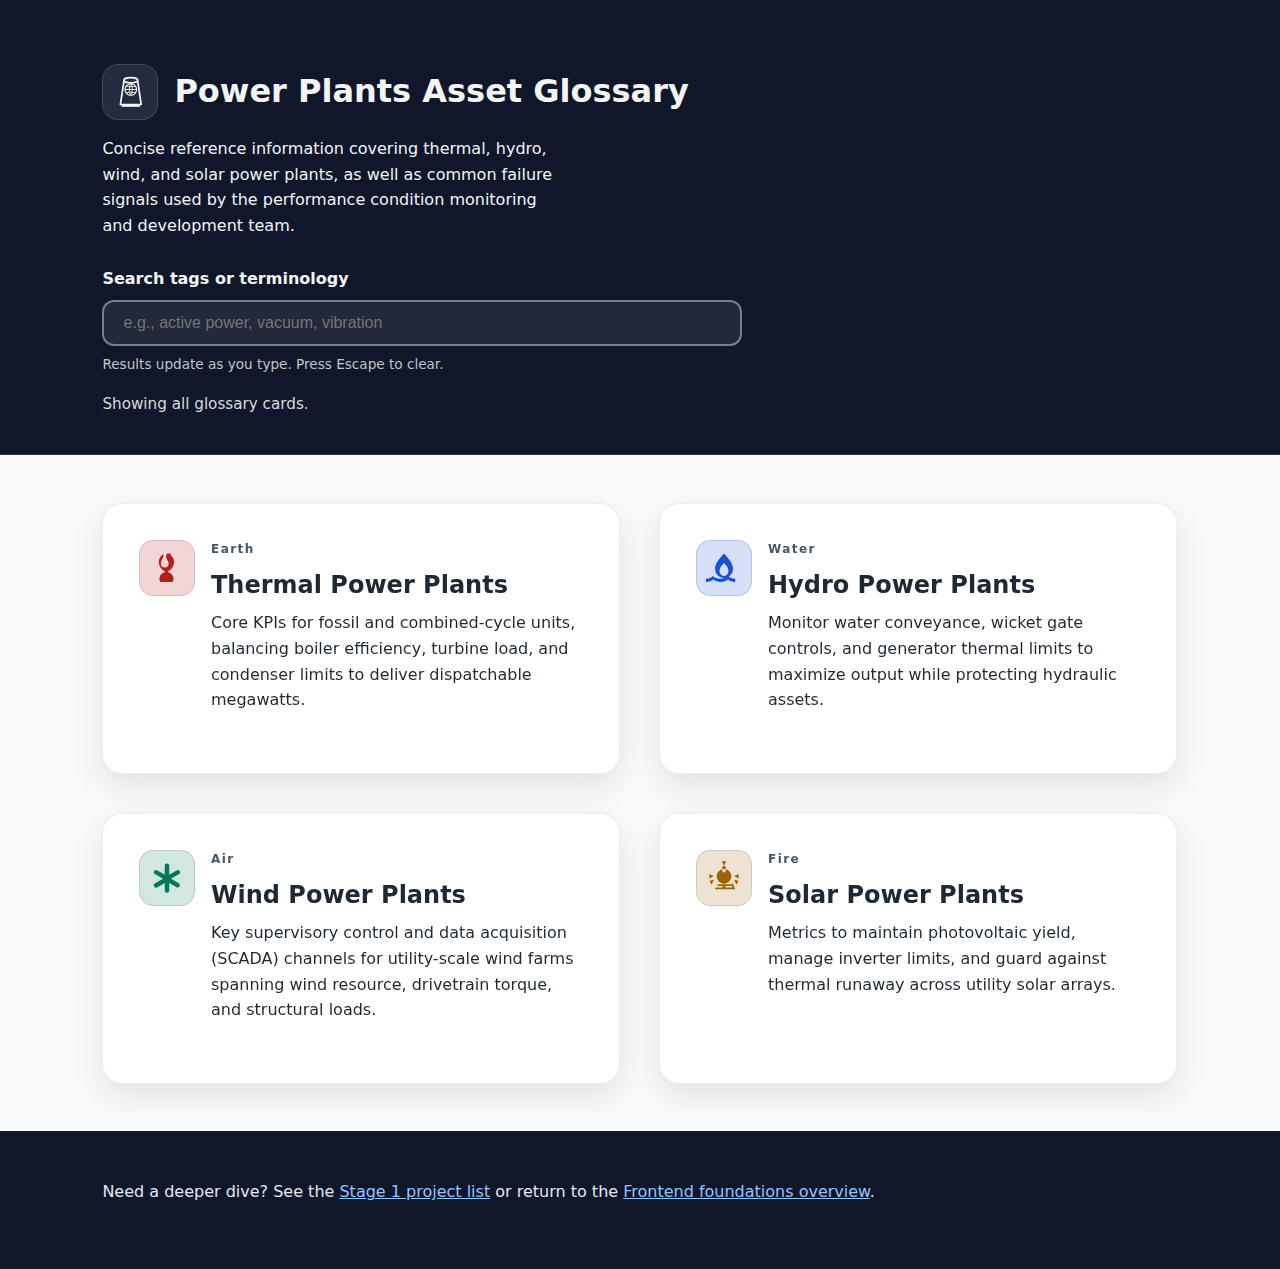
<file: projects/stage-1-frontend-foundations/1-plant-assets-glossary/index.html>
<!DOCTYPE html>
<html lang="en">

<head>
  <meta charset="utf-8" />
  <meta name="viewport" content="width=device-width, initial-scale=1" />
  <title>Plant Asset Glossary | Stage 1 Frontend Foundations</title>
  <meta name="description"
    content="Glossary of power plant assets and failure modes with semantic HTML, accessible navigation, and live search." />
  <link rel="stylesheet" href="styles.css" />
  <script src="scripts.js" defer></script>
</head>

<body>
  <a class="skip-link" href="#glossary">Skip to glossary</a>
  <header class="page-header">
    <div class="wrapper">
      <div class="page-title">
        <span class="title__icon" aria-hidden="true">
          <svg viewBox="0 0 72 72" role="presentation">
            <ellipse cx="36" cy="16" rx="12" ry="4.5" fill="none" stroke="currentColor" stroke-width="3" />
            <path fill="none" stroke="currentColor" stroke-width="3" stroke-linecap="round" stroke-linejoin="round"
              d="M24 18L18 58h36L48 18" />
            <circle cx="36" cy="32" r="10" fill="none" stroke="currentColor" stroke-width="2" />
            <path fill="none" stroke="currentColor" stroke-width="1.6" d="M26 32h20" />
            <path fill="none" stroke="currentColor" stroke-width="1.6" d="M28 26c3 1.6 13 1.6 16 0" />
            <path fill="none" stroke="currentColor" stroke-width="1.6" d="M28 38c3-1.6 13-1.6 16 0" />
            <path fill="none" stroke="currentColor" stroke-width="1.6" d="M36 22c3.4 3.6 3.4 16.8 0 20" />
            <path fill="none" stroke="currentColor" stroke-width="1.6" d="M36 22c-3.4 3.6-3.4 16.8 0 20" />
            <path fill="currentColor" d="M20 58h32v4H20z" />
          </svg>
        </span>
        <h1>Power Plants Asset Glossary</h1>
      </div>
      <p class="intro">
        Concise reference information covering thermal, hydro, wind, and solar power plants, as well as common failure
        signals used by the
        performance condition monitoring and development team.
      </p>
      <form class="search-form" role="search" aria-label="Glossary search">
        <label class="field-label" for="glossary-search">Search tags or terminology</label>
        <input id="glossary-search" name="query" class="search-input" type="search"
          placeholder="e.g., active power, vacuum, vibration" autocomplete="off"
          aria-describedby="search-hint search-status" />
        <p id="search-hint" class="field-hint">Results update as you type. Press Escape to clear.</p>
      </form>
      <p id="search-status" class="search-status" role="status" aria-live="polite">Showing all glossary cards.</p>
    </div>
  </header>

  <main id="glossary" class="wrapper" tabindex="-1">
    <div class="card-grid" role="list">
      <article id="thermal" class="glossary-card" role="listitem" data-category="thermal steam fossil">
        <header class="glossary-card__header">
          <span class="glossary-card__icon glossary-card__icon--thermal" aria-hidden="true">
            <svg viewBox="0 0 64 64" role="presentation">
              <path fill="currentColor"
                d="M32 6c-5 7.5 3 12 3 18a7 7 0 0 1-14 0c0-5.7 5-9.7 5-14.5C26 5 20 10 18 17c-1.4 4.5-1 16 11 21.5 0 0-5 1.5-8 5.5-3 4-3 9.5-1 13h22c2-3.5 2-9-1-13-3-4-8-5.5-8-5.5 12-5.5 12.4-17 11-21.5C44 14 38 10 38 6Z" />
            </svg>
          </span>
          <div class="glossary-card__heading">
            <p class="glossary-card__eyebrow">Earth</p>
            <h2>Thermal Power Plants</h2>
            <p>
              Core KPIs for fossil and combined-cycle units, balancing boiler efficiency, turbine load, and condenser
              limits to deliver dispatchable megawatts.
            </p>
          </div>
        </header>
        <dl class="term-list"></dl>
      </article>

      <article id="hydro" class="glossary-card" role="listitem" data-category="hydro penstock">
        <header class="glossary-card__header">
          <span class="glossary-card__icon glossary-card__icon--hydro" aria-hidden="true">
            <svg viewBox="0 0 64 64" role="presentation">
              <path fill="currentColor"
                d="M32 6c-9 10-16 18-16 27 0 9 7.2 17 16 17s16-8 16-17c0-9-7-17-16-27Zm0 40c-4.4 0-8-4.3-8-9 0-4.4 2.5-8.1 8-14 5.5 5.9 8 9.6 8 14 0 4.7-3.6 9-8 9Zm-19 6c3 3 7.5 5 13 5s10-2 13-5c3 3 7 5 13 5v-6c-6 0-9-2-12-5-3 3-7 5-14 5s-11-2-14-5c-3 3-6 5-12 5v6c6 0 10-2 13-5Z" />
            </svg>
          </span>
          <div class="glossary-card__heading">
            <p class="glossary-card__eyebrow">Water</p>
            <h2>Hydro Power Plants</h2>
            <p>
              Monitor water conveyance, wicket gate controls, and generator thermal limits to maximize output while
              protecting hydraulic assets.
            </p>
          </div>
        </header>

        <dl class="term-list"></dl>
      </article>

      <article id="wind" class="glossary-card" role="listitem" data-category="wind nacelle">
        <header class="glossary-card__header">
          <span class="glossary-card__icon glossary-card__icon--wind" aria-hidden="true">
            <svg viewBox="0 0 64 64" role="presentation">
              <path fill="currentColor"
                d="M32 6a4 4 0 0 0-4 4v16.1l-13-7.5a4 4 0 1 0-4 6.9l13.9 8-13.9 8a4 4 0 1 0 4 6.9l13-7.5V54a4 4 0 0 0 8 0V40.9l13 7.5a4 4 0 0 0 4-6.9l-13.9-8 13.9-8a4 4 0 1 0-4-6.9l-13 7.5V10a4 4 0 0 0-4-4Z" />
            </svg>
          </span>
          <div class="glossary-card__heading">
            <p class="glossary-card__eyebrow">Air</p>
            <h2>Wind Power Plants</h2>
            <p>
              Key supervisory control and data acquisition (SCADA) channels for utility-scale wind farms spanning wind
              resource, drivetrain torque, and structural loads.
            </p>
          </div>
        </header>

        <dl class="term-list"></dl>
      </article>

      <article id="solar" class="glossary-card" role="listitem" data-category="solar pv inverter">
        <header class="glossary-card__header">
          <span class="glossary-card__icon glossary-card__icon--solar" aria-hidden="true">
            <svg viewBox="0 0 64 64" role="presentation">
              <path fill="currentColor"
                d="M32 10a3 3 0 0 1 3 3v6a3 3 0 0 1-6 0v-6a3 3 0 0 1 3-3Zm0 32c7.2 0 13-5.8 13-13s-5.8-13-13-13-13 5.8-13 13 5.8 13 13 13Zm0-32-4-8h8l-4 8Zm0 32 4 8h-8l4-8ZM14 29l-8 4v-8l8 4Zm36 0 8 4v-8l-8 4ZM14 35l-8 2 4 7 4-9Zm36 0 8 2-4 7-4-9Zm-33 5h30l5 12H16l1-3h30l-1-3H20l1-3h26l-1-3H17Z" />
            </svg>
          </span>
          <div class="glossary-card__heading">
            <p class="glossary-card__eyebrow">Fire</p>
            <h2>Solar Power Plants</h2>
            <p>
              Metrics to maintain photovoltaic yield, manage inverter limits, and guard against thermal runaway across
              utility solar arrays.
            </p>
          </div>
        </header>

        <dl class="term-list"></dl>
      </article>
    </div>
  </main>

  <footer class="page-footer">
    <div class="wrapper">
      <p>
        Need a deeper dive? See the <a href="../">Stage 1 project list</a> or return to the
        <a href="../../">Frontend foundations overview</a>.
      </p>
    </div>
  </footer>
</body>

</html>
</file>
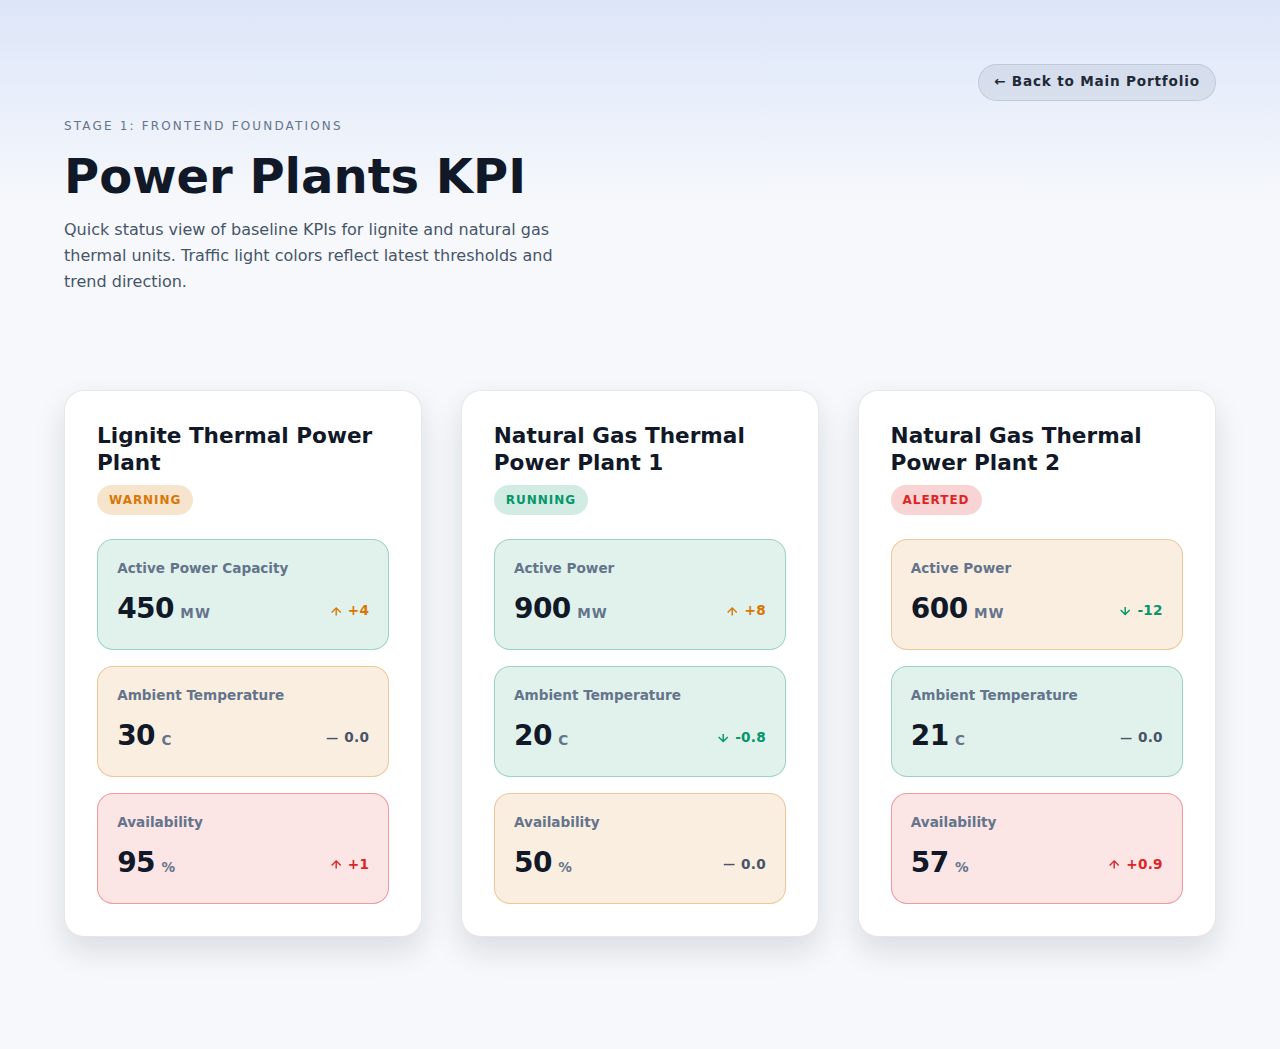
<file: projects/stage-1-frontend-foundations/2-kpi-tiles/index.html>
<!DOCTYPE html>
<html lang="en">

<head>
  <meta charset="utf-8" />
  <meta name="viewport" content="width=device-width, initial-scale=1" />
  <title>Power Plants KPI</title>
  <meta name="description" content="Static dashboard for thermal power plants showing key KPIs with status colors." />
  <link rel="icon" type="image/svg+xml" href="..\..\..\icons\favicon-32.png" />
  <link rel="stylesheet" href="styles.css" />
</head>

<body id="top">
  <header class="page-header">
    <div class="container">
      <div class="header-actions">
        <a class="home-link" href="../../../index.html">&larr; Back to Main Portfolio</a>
      </div>
      <p class="eyebrow">Stage 1: Frontend Foundations</p>
      <h1>Power Plants KPI</h1>
      <p class="lede">
        Quick status view of baseline KPIs for lignite and natural gas thermal units. Traffic light colors reflect
        latest thresholds and trend direction.
      </p>
    </div>
  </header>

  <main class="container">
    <section class="plant-grid" aria-label="Thermal plant KPIs">
      <article class="plant-card">
        <header class="plant-card__header">
          <h2>Lignite Thermal Power Plant</h2>
          <span class="plant-card__badge plant-card__badge--warning">WARNING</span>
        </header>

        <dl class="kpi-grid">
          <div class="kpi-tile" data-state="good">
            <dt>Active Power Capacity</dt>
            <dd>
              <span class="kpi-value">
                450
                <span class="kpi-unit">MW</span>
              </span>
              <span class="kpi-trend kpi-trend--up" aria-label="Up 4 MW">
                <svg viewBox="0 0 16 16" aria-hidden="true">
                  <path d="M8 3.2 2.4 8.8l1.1 1.1L7.2 6.2v6.6h1.6V6.2l3.7 3.7 1.1-1.1z" />
                </svg>
                +4
              </span>
            </dd>
          </div>

          <div class="kpi-tile" data-state="warning">
            <dt>Ambient Temperature</dt>
            <dd>
              <span class="kpi-value">
                30
                <span class="kpi-unit">C</span>
              </span>
              <span class="kpi-trend kpi-trend--steady" aria-label="Holding steady">
                <svg viewBox="0 0 16 16" aria-hidden="true">
                  <path d="M2 9.2h12v-1.6H2z" />
                </svg>
                0.0
              </span>
            </dd>
          </div>

          <div class="kpi-tile" data-state="critical">
            <dt>Availability</dt>
            <dd>
              <span class="kpi-value">
                95
                <span class="kpi-unit">%</span>
              </span>
              <span class="kpi-trend kpi-trend--up" aria-label="Up 6 %">
                <svg viewBox="0 0 16 16" aria-hidden="true">
                  <path d="M8 3.2 2.4 8.8l1.1 1.1L7.2 6.2v6.6h1.6V6.2l3.7 3.7 1.1-1.1z" />
                </svg>
                +1
              </span>
            </dd>
          </div>
        </dl>
      </article>

      <article class="plant-card">
        <header class="plant-card__header">
          <h2>Natural Gas Thermal Power Plant 1</h2>
          <span class="plant-card__badge plant-card__badge--good">RUNNING</span>
        </header>

        <dl class="kpi-grid">
          <div class="kpi-tile" data-state="good">
            <dt>Active Power</dt>
            <dd>
              <span class="kpi-value">
                900
                <span class="kpi-unit">MW</span>
              </span>
              <span class="kpi-trend kpi-trend--up" aria-label="Up 8 MW">
                <svg viewBox="0 0 16 16" aria-hidden="true">
                  <path d="M8 3.2 2.4 8.8l1.1 1.1L7.2 6.2v6.6h1.6V6.2l3.7 3.7 1.1-1.1z" />
                </svg>
                +8
              </span>
            </dd>
          </div>

          <div class="kpi-tile" data-state="good">
            <dt>Ambient Temperature</dt>
            <dd>
              <span class="kpi-value">
                20
                <span class="kpi-unit">C</span>
              </span>
              <span class="kpi-trend kpi-trend--down" aria-label="Down 0.8 C">
                <svg viewBox="0 0 16 16" aria-hidden="true">
                  <path d="m8 12.8 5.6-5.6-1.1-1.1L8.8 9.8V3.2H7.2v6.6L3.5 6.1l-1.1 1.1z" />
                </svg>
                -0.8
              </span>
            </dd>
          </div>

          <div class="kpi-tile" data-state="warning">
            <dt>Availability</dt>
            <dd>
              <span class="kpi-value">
                50
                <span class="kpi-unit">%</span>
              </span>
              <span class="kpi-trend kpi-trend--steady" aria-label="Holding steady">
                <svg viewBox="0 0 16 16" aria-hidden="true">
                  <path d="M2 9.2h12v-1.6H2z" />
                </svg>
                0.0
              </span>
            </dd>
          </div>
        </dl>
      </article>

      <article class="plant-card">
        <header class="plant-card__header">
          <h2>Natural Gas Thermal Power Plant 2</h2>
          <span class="plant-card__badge plant-card__badge--critical">Alerted</span>
        </header>

        <dl class="kpi-grid">
          <div class="kpi-tile" data-state="warning">
            <dt>Active Power</dt>
            <dd>
              <span class="kpi-value">
                600
                <span class="kpi-unit">MW</span>
              </span>
              <span class="kpi-trend kpi-trend--down" aria-label="Down 12 MW">
                <svg viewBox="0 0 16 16" aria-hidden="true">
                  <path d="m8 12.8 5.6-5.6-1.1-1.1L8.8 9.8V3.2H7.2v6.6L3.5 6.1l-1.1 1.1z" />
                </svg>
                -12
              </span>
            </dd>
          </div>

          <div class="kpi-tile" data-state="good">
            <dt>Ambient Temperature</dt>
            <dd>
              <span class="kpi-value">
                21
                <span class="kpi-unit">C</span>
              </span>
              <span class="kpi-trend kpi-trend--steady" aria-label="Holding steady">
                <svg viewBox="0 0 16 16" aria-hidden="true">
                  <path d="M2 9.2h12v-1.6H2z" />
                </svg>
                0.0
              </span>
            </dd>
          </div>

          <div class="kpi-tile" data-state="critical">
            <dt>Availability</dt>
            <dd>
              <span class="kpi-value">
                57
                <span class="kpi-unit">%</span>
              </span>
              <span class="kpi-trend kpi-trend--up" aria-label="Up 0.9 %">
                <svg viewBox="0 0 16 16" aria-hidden="true">
                  <path d="M8 3.2 2.4 8.8l1.1 1.1L7.2 6.2v6.6h1.6V6.2l3.7 3.7 1.1-1.1z" />
                </svg>
                +0.9
              </span>
            </dd>
          </div>
        </dl>
      </article>
    </section>
  </main>

  <footer class="footer">
    <div class="container footer-actions">
      <a class="btn ghost back-to-top" href="#top">Back to top</a>
    </div>
  </footer>

  <script>
    (function () {
      const backToTop = document.querySelector('.back-to-top');
      if (!backToTop) return;

      const toggleBackToTop = () => {
        if (window.scrollY > 200) {
          backToTop.classList.add('is-visible');
        } else {
          backToTop.classList.remove('is-visible');
        }
      };

      toggleBackToTop();
      window.addEventListener('scroll', toggleBackToTop, { passive: true });
    })();
  </script>
</body>

</html>
</file>
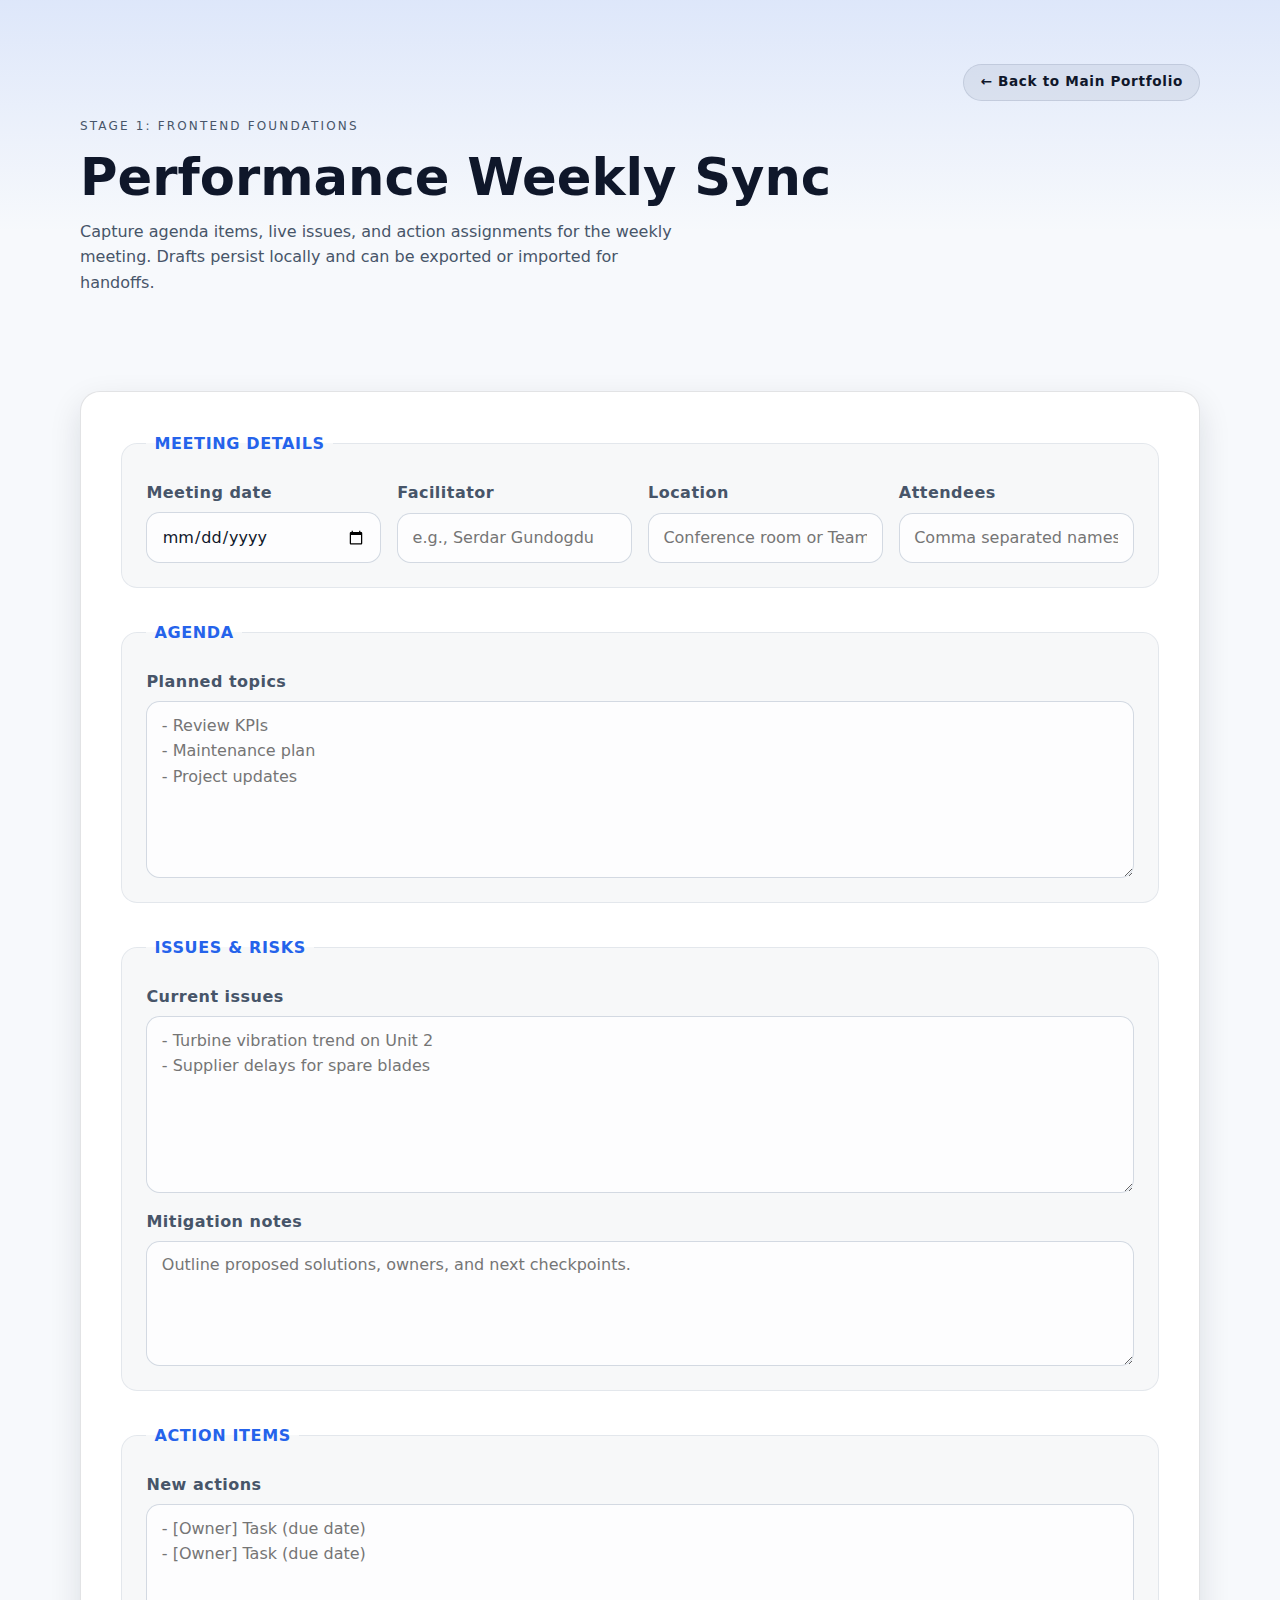
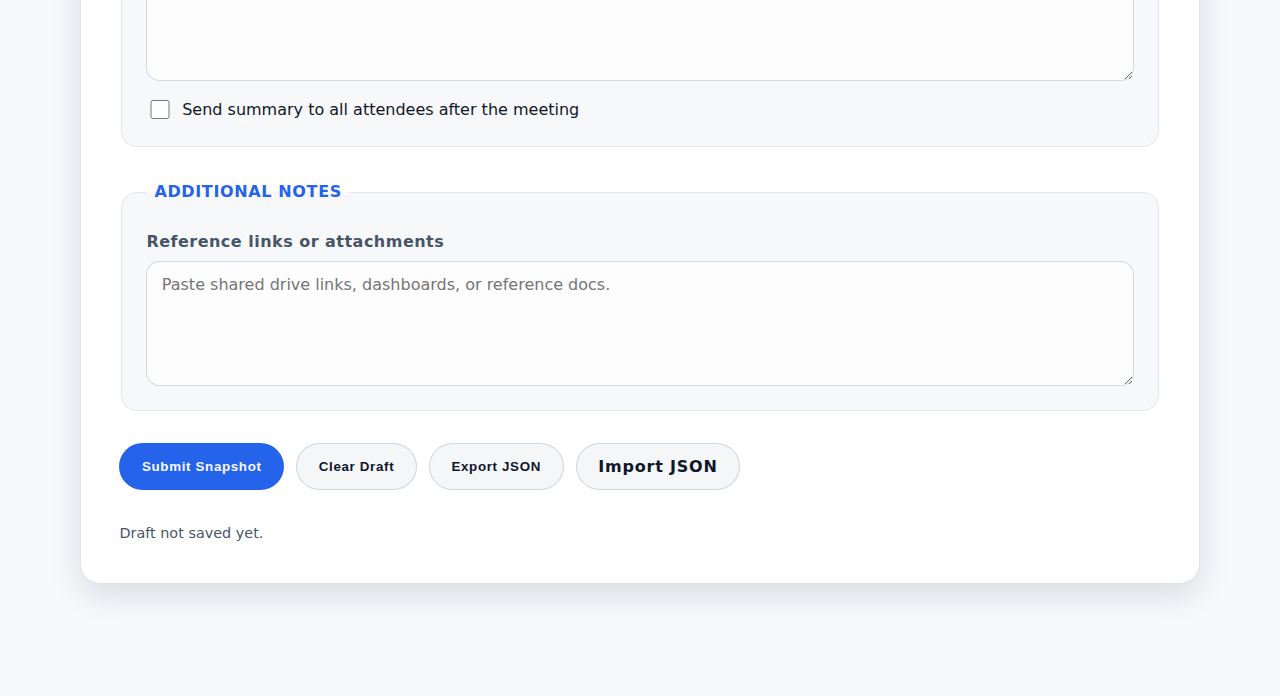
<file: projects/stage-1-frontend-foundations/3-weekly-meeting/index.html>
<!DOCTYPE html>
<html lang="en">

<head>
  <meta charset="utf-8" />
  <meta name="viewport" content="width=device-width, initial-scale=1" />
  <title>Weekly Meeting Form | Stage 1 Foundations</title>
  <meta name="description" content="Accessible weekly meeting form with autosave, export, and import capabilities." />
  <link rel="stylesheet" href="styles.css" />
</head>

<body id="top">
  <header class="page-header">
    <div class="container">
      <div class="header-actions">
        <a class="home-link" href="../../../index.html">&larr; Back to Main Portfolio</a>
      </div>
      <p class="eyebrow">Stage 1: Frontend Foundations</p>
      <h1>Performance Weekly Sync</h1>
      <p class="lede">
        Capture agenda items, live issues, and action assignments for the weekly meeting. Drafts persist locally and
        can be exported or imported for handoffs.
      </p>
    </div>
  </header>

  <main class="container">
    <section aria-label="Weekly meeting form">
      <form id="meeting-form" novalidate>
        <fieldset class="field-group">
          <legend>Meeting Details</legend>
          <div class="field-grid">
            <label class="field">
              <span class="field-label">Meeting date</span>
              <input type="date" name="meetingDate" required />
            </label>
            <label class="field">
              <span class="field-label">Facilitator</span>
              <input type="text" name="facilitator" required placeholder="e.g., Serdar Gundogdu" />
            </label>
            <label class="field">
              <span class="field-label">Location</span>
              <input type="text" name="location" placeholder="Conference room or Teams link" />
            </label>
            <label class="field">
              <span class="field-label">Attendees</span>
              <input type="text" name="attendees" placeholder="Comma separated names" />
            </label>
          </div>
        </fieldset>

        <fieldset class="field-group">
          <legend>Agenda</legend>
          <label class="field">
            <span class="field-label">Planned topics</span>
            <textarea name="agenda" rows="6" placeholder="- Review KPIs&#10;- Maintenance plan&#10;- Project updates"
              required></textarea>
          </label>
        </fieldset>

        <fieldset class="field-group">
          <legend>Issues &amp; Risks</legend>
          <label class="field">
            <span class="field-label">Current issues</span>
            <textarea name="issues" rows="6"
              placeholder="- Turbine vibration trend on Unit 2&#10;- Supplier delays for spare blades"></textarea>
          </label>
          <label class="field">
            <span class="field-label">Mitigation notes</span>
            <textarea name="mitigations" rows="4"
              placeholder="Outline proposed solutions, owners, and next checkpoints."></textarea>
          </label>
        </fieldset>

        <fieldset class="field-group">
          <legend>Action Items</legend>
          <label class="field">
            <span class="field-label">New actions</span>
            <textarea name="actions" rows="6" placeholder="- [Owner] Task (due date)&#10;- [Owner] Task (due date)"
              required></textarea>
          </label>
          <label class="field checkbox-field">
            <input type="checkbox" name="sendSummary" />
            <span>Send summary to all attendees after the meeting</span>
          </label>
        </fieldset>

        <fieldset class="field-group">
          <legend>Additional Notes</legend>
          <label class="field">
            <span class="field-label">Reference links or attachments</span>
            <textarea name="references" rows="4"
              placeholder="Paste shared drive links, dashboards, or reference docs."></textarea>
          </label>
        </fieldset>

        <div class="actions" role="group" aria-label="Form actions">
          <button type="submit" class="btn primary">Submit Snapshot</button>
          <button type="button" id="clear-draft" class="btn ghost">Clear Draft</button>
          <button type="button" id="export-draft" class="btn ghost">Export JSON</button>
          <label class="import-btn btn ghost" for="import-file">
            Import JSON
            <input type="file" id="import-file" accept="application/json" />
          </label>
        </div>
        <p id="form-status" class="form-status" role="status" aria-live="polite">Draft not saved yet.</p>
      </form>
    </section>
  </main>

  <footer class="footer">
    <div class="container footer-actions">
      <a class="btn ghost back-to-top" href="#top">Back to top</a>
    </div>
  </footer>

  <script src="scripts.js"></script>
</body>

</html>
</file>
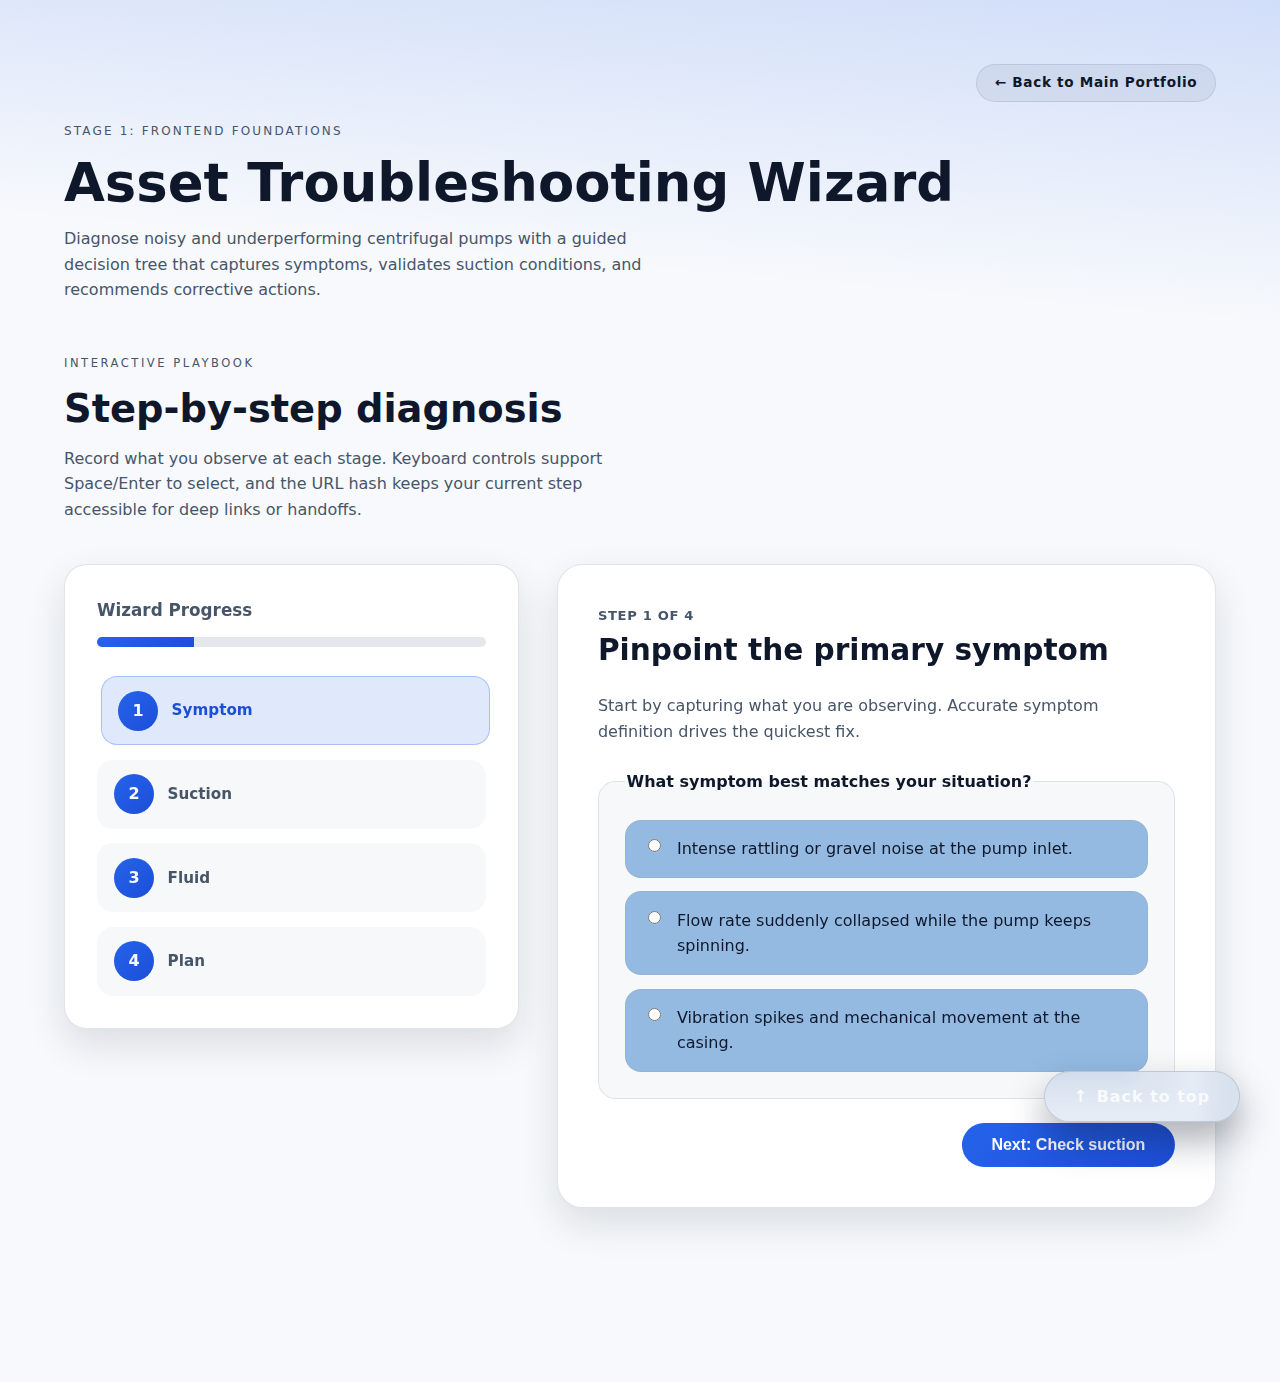
<file: projects/stage-1-frontend-foundations/4-troubleshooting-wizard/index.html>
<!DOCTYPE html>
<html lang="en">

<head>
  <meta charset="utf-8" />
  <meta name="viewport" content="width=device-width, initial-scale=1" />
  <title>Troubleshooting Wizard | Stage 1 Foundations</title>
  <meta name="description"
    content="Accessible troubleshooting wizard that guides operators through diagnosing pump cavitation issues." />
  <link rel="icon" type="image/png" href="..\..\..\icons\favicon-32.png" />
  <link rel="stylesheet" href="styles.css" />
</head>

<body id="top">
  <header class="page-header">
    <div class="container">
      <div class="header-actions">
        <a class="home-link" href="../../../index.html">&larr; Back to Main Portfolio</a>
      </div>
      <p class="eyebrow">Stage 1: Frontend Foundations</p>
      <h1>Asset Troubleshooting Wizard</h1>
      <p class="lede">
        Diagnose noisy and underperforming centrifugal pumps with a guided decision tree that captures symptoms,
        validates suction conditions, and recommends corrective actions.
      </p>
    </div>
  </header>

  <main class="container">
    <section class="wizard-section" aria-labelledby="wizard-section-title">
      <header class="wizard-section__header">
        <p class="section-eyebrow">Interactive playbook</p>
        <h2 id="wizard-section-title" class="section-title">Step-by-step diagnosis</h2>
        <p class="section-lede">
          Record what you observe at each stage. Keyboard controls support Space/Enter to select, and the URL hash keeps
          your current step accessible for deep links or handoffs.
        </p>
      </header>

      <div class="wizard-layout" data-wizard>
        <aside class="wizard-progress" aria-label="Wizard progress">
          <div class="wizard-progress__header">
            <h3 class="wizard-progress__title">Wizard Progress</h3>
            <div class="wizard-progress__bar" role="progressbar" aria-valuemin="1" aria-valuemax="4" aria-valuenow="1"
              aria-label="Current wizard step">
              <div class="wizard-progress__bar-fill" aria-hidden="true"></div>
            </div>
          </div>
          <ol class="wizard-progress__list">
            <li class="wizard-progress__item is-active" data-progress-step="0">
              <span class="wizard-progress__step-index" aria-hidden="true">1</span>
              <span class="wizard-progress__step-label">Symptom</span>
            </li>
            <li class="wizard-progress__item" data-progress-step="1">
              <span class="wizard-progress__step-index" aria-hidden="true">2</span>
              <span class="wizard-progress__step-label">Suction</span>
            </li>
            <li class="wizard-progress__item" data-progress-step="2">
              <span class="wizard-progress__step-index" aria-hidden="true">3</span>
              <span class="wizard-progress__step-label">Fluid</span>
            </li>
            <li class="wizard-progress__item" data-progress-step="3">
              <span class="wizard-progress__step-index" aria-hidden="true">4</span>
              <span class="wizard-progress__step-label">Plan</span>
            </li>
          </ol>
        </aside>

        <section class="wizard-card" aria-live="off">
          <div class="wizard__live-region" aria-live="polite" data-live-region></div>

          <article class="wizard-step" data-step="0" id="wizard-step-symptom" role="group"
            aria-labelledby="wizard-step-symptom-title" aria-describedby="wizard-step-symptom-desc" tabindex="-1">
            <header class="wizard-step__header">
              <p class="wizard-step__eyebrow">Step 1 of 4</p>
              <h3 class="wizard-step__title" id="wizard-step-symptom-title">
                Pinpoint the primary symptom
              </h3>
            </header>
            <p class="wizard-step__intro" id="wizard-step-symptom-desc">
              Start by capturing what you are observing. Accurate symptom definition drives the quickest fix.
            </p>
            <fieldset class="wizard-form-fieldset">
              <legend class="wizard-form-legend">
                What symptom best matches your situation?
              </legend>
              <div class="wizard-radio-group" role="radiogroup" aria-label="Primary symptom">
                <label class="wizard-radio">
                  <input type="radio" name="symptom" value="noise" />
                  Intense rattling or gravel noise at the pump inlet.
                </label>
                <label class="wizard-radio">
                  <input type="radio" name="symptom" value="low-flow" />
                  Flow rate suddenly collapsed while the pump keeps spinning.
                </label>
                <label class="wizard-radio">
                  <input type="radio" name="symptom" value="vibration" />
                  Vibration spikes and mechanical movement at the casing.
                </label>
              </div>
              <p class="wizard-error" data-error-for="symptom" hidden>
                Select the symptom that fits best before moving on.
              </p>
            </fieldset>
            <footer class="wizard-controls">
              <button type="button" class="wizard-button wizard-button--primary" data-action="next">
                Next: Check suction
              </button>
            </footer>
          </article>

          <article class="wizard-step" data-step="1" id="wizard-step-suction" role="group"
            aria-labelledby="wizard-step-suction-title" aria-describedby="wizard-step-suction-desc" hidden tabindex="-1">
            <header class="wizard-step__header">
              <p class="wizard-step__eyebrow">Step 2 of 4</p>
              <h3 class="wizard-step__title" id="wizard-step-suction-title">
                Review suction-side conditions
              </h3>
            </header>
            <p class="wizard-step__intro" id="wizard-step-suction-desc">
              Verify that the pump is receiving adequate net positive suction head (NPSH).
            </p>
            <fieldset class="wizard-form-fieldset">
              <legend class="wizard-form-legend">
                What does the suction gauge report?
              </legend>
              <div class="wizard-radio-group" role="radiogroup" aria-label="Suction gauge reading">
                <label class="wizard-radio">
                  <input type="radio" name="suction" value="below-limit" />
                  Gauge is reading far below the recommended NPSH.
                </label>
                <label class="wizard-radio">
                  <input type="radio" name="suction" value="unstable" />
                  Gauge oscillates or drops intermittently.
                </label>
                <label class="wizard-radio">
                  <input type="radio" name="suction" value="normal" />
                  Gauge looks normal or slightly above the limit.
                </label>
              </div>
              <p class="wizard-error" data-error-for="suction" hidden>
                Choose the suction reading that matches your observation.
              </p>
            </fieldset>
            <footer class="wizard-controls">
              <button type="button" class="wizard-button" data-action="back">Back</button>
              <button type="button" class="wizard-button wizard-button--primary" data-action="next">
                Next: Check fluid quality
              </button>
            </footer>
          </article>

          <article class="wizard-step" data-step="2" id="wizard-step-fluid" role="group"
            aria-labelledby="wizard-step-fluid-title" aria-describedby="wizard-step-fluid-desc" hidden tabindex="-1">
            <header class="wizard-step__header">
              <p class="wizard-step__eyebrow">Step 3 of 4</p>
              <h3 class="wizard-step__title" id="wizard-step-fluid-title">
                Inspect process fluid quality
              </h3>
            </header>
            <p class="wizard-step__intro" id="wizard-step-fluid-desc">
              Debris or entrained gas can mimic cavitation or amplify symptoms.
            </p>
            <fieldset class="wizard-form-fieldset">
              <legend class="wizard-form-legend">
                What did you find when sampling the fluid?
              </legend>
              <div class="wizard-radio-group" role="radiogroup" aria-label="Fluid inspection results">
                <label class="wizard-radio">
                  <input type="radio" name="fluid" value="gas" />
                  Visible bubbles or foaming in the sample.
                </label>
                <label class="wizard-radio">
                  <input type="radio" name="fluid" value="debris" />
                  Suspended solids or metallic fines present.
                </label>
                <label class="wizard-radio">
                  <input type="radio" name="fluid" value="clear" />
                  Fluid looks clear and free from gas or contaminants.
                </label>
              </div>
              <p class="wizard-error" data-error-for="fluid" hidden>
                Pick the fluid condition that best fits your findings.
              </p>
            </fieldset>
            <footer class="wizard-controls">
              <button type="button" class="wizard-button" data-action="back">Back</button>
              <button type="button" class="wizard-button wizard-button--primary" data-action="next">
                Review plan
              </button>
            </footer>
          </article>

          <article class="wizard-step" data-step="3" id="wizard-step-plan" role="group"
            aria-labelledby="wizard-step-plan-title" aria-describedby="wizard-step-plan-desc" hidden tabindex="-1">
            <header class="wizard-step__header">
              <p class="wizard-step__eyebrow">Step 4 of 4</p>
              <h3 class="wizard-step__title" id="wizard-step-plan-title">
                Recommended action plan
              </h3>
            </header>
            <p class="wizard-step__intro" id="wizard-step-plan-desc">
              Review corrective actions tailored to the conditions you reported.
            </p>
            <section class="wizard-summary" aria-live="polite">
              <h4 class="wizard-summary__title">Your diagnostics snapshot</h4>
              <dl class="wizard-summary__list" data-summary>
                <div class="wizard-summary__item">
                  <dt>Symptom</dt>
                  <dd data-summary-field="symptom">-</dd>
                </div>
                <div class="wizard-summary__item">
                  <dt>Suction condition</dt>
                  <dd data-summary-field="suction">-</dd>
                </div>
                <div class="wizard-summary__item">
                  <dt>Fluid check</dt>
                  <dd data-summary-field="fluid">-</dd>
                </div>
              </dl>
              <h4 class="wizard-summary__title">Next actions</h4>
              <ul class="wizard-summary__actions" data-summary-actions>
                <li>Capture observations on prior steps to view targeted recommendations.</li>
              </ul>
            </section>
            <footer class="wizard-controls">
              <button type="button" class="wizard-button" data-action="back">Back</button>
              <button type="button" class="wizard-button wizard-button--ghost" data-action="reset">
                Start over
              </button>
            </footer>
          </article>
        </section>
      </div>
    </section>
  </main>

  <footer class="footer">
    <div class="container footer-actions">
      <a class="btn ghost back-to-top" href="#top">Back to top</a>
    </div>
  </footer>

  <script src="script.js"></script>
</body>

</html>
</file>
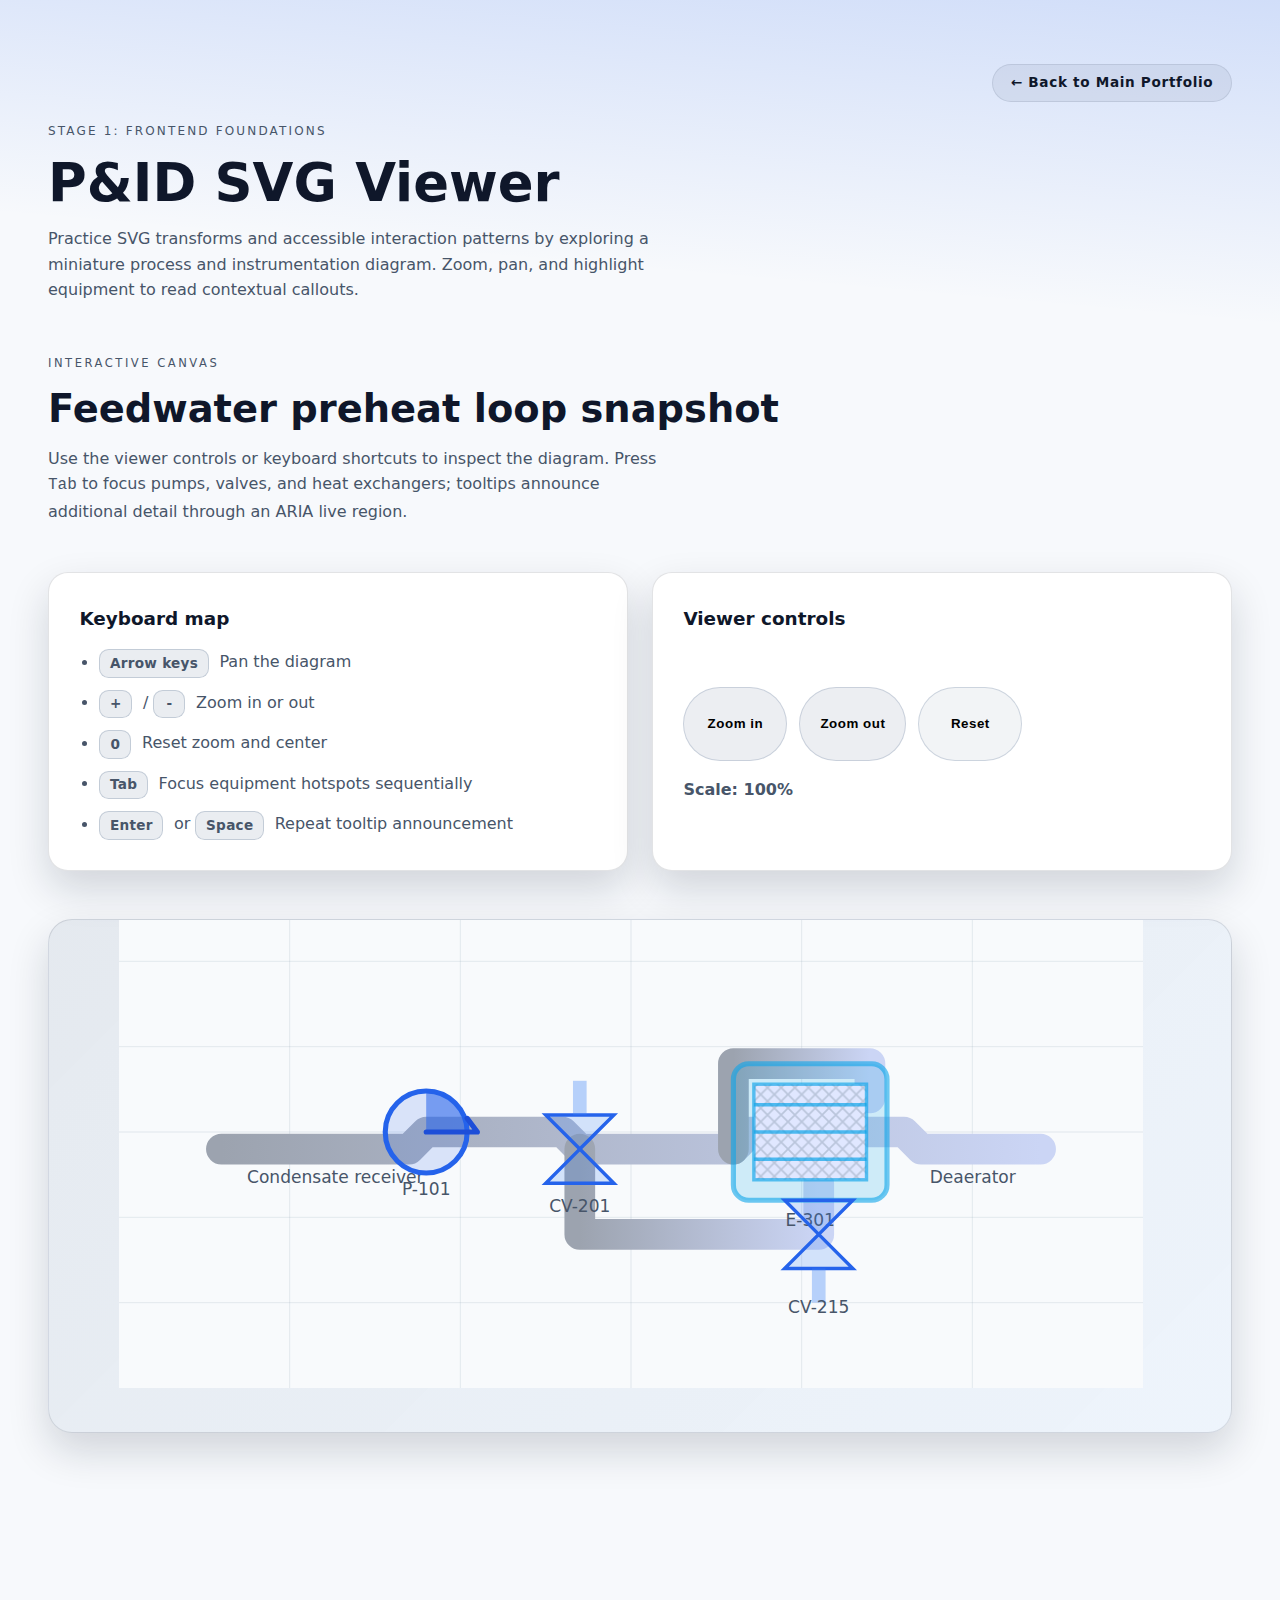
<file: projects/stage-1-frontend-foundations/5-pid-svg-viewer/index.html>
<!DOCTYPE html>
<html lang="en">

<head>
  <meta charset="utf-8" />
  <meta name="viewport" content="width=device-width, initial-scale=1" />
  <title>P&amp;ID SVG Viewer | Stage 1 Foundations</title>
  <meta name="description"
    content="Explore a simplified process & instrumentation diagram with keyboard-friendly zoom, pan, and annotated equipment tooltips." />
  <link rel="icon" type="image/png" href="..\..\..\icons\favicon-32.png" />
  <link rel="stylesheet" href="styles.css" />
</head>

<body id="top">
  <header class="page-header">
    <div class="container">
      <div class="header-actions">
        <a class="home-link" href="../../../index.html">&larr; Back to Main Portfolio</a>
      </div>
      <p class="eyebrow">Stage 1: Frontend Foundations</p>
      <h1>P&amp;ID SVG Viewer</h1>
      <p class="lede">
        Practice SVG transforms and accessible interaction patterns by exploring a miniature process and instrumentation
        diagram. Zoom, pan, and highlight equipment to read contextual callouts.
      </p>
    </div>
  </header>

  <main class="container">
    <section class="viewer" aria-labelledby="viewer-title">
      <header class="viewer__header">
        <p class="section-eyebrow">Interactive canvas</p>
        <h2 id="viewer-title" class="section-title">Feedwater preheat loop snapshot</h2>
        <p class="section-lede">
          Use the viewer controls or keyboard shortcuts to inspect the diagram. Press <kbd>Tab</kbd> to focus pumps,
          valves, and heat exchangers; tooltips announce additional detail through an ARIA live region.
        </p>
      </header>

      <aside class="viewer__panel" aria-label="Viewer instructions">
        <div class="panel-card">
          <h3>Keyboard map</h3>
          <ul class="hint-list">
            <li><span class="hint-key">Arrow keys</span> Pan the diagram</li>
            <li><span class="hint-key">+</span> / <span class="hint-key">-</span> Zoom in or out</li>
            <li><span class="hint-key">0</span> Reset zoom and center</li>
            <li><span class="hint-key">Tab</span> Focus equipment hotspots sequentially</li>
            <li><span class="hint-key">Enter</span> or <span class="hint-key">Space</span> Repeat tooltip announcement</li>
          </ul>
        </div>
        <div class="panel-card">
          <h3>Viewer controls</h3>
          <div class="viewer-controls" role="group" aria-label="Zoom and pan controls">
            <button type="button" class="btn icon" data-action="zoom-in" aria-keyshortcuts="+">Zoom in</button>
            <button type="button" class="btn icon" data-action="zoom-out" aria-keyshortcuts="-">Zoom out</button>
            <button type="button" class="btn ghost icon" data-action="reset-view" aria-keyshortcuts="0">Reset</button>
          </div>
          <p class="viewer-scale" aria-live="polite">
            Scale: <span data-scale-display>100%</span>
          </p>
        </div>
      </aside>

      <div class="viewer__stage" data-viewer>
        <div class="viewer-canvas" data-canvas>
          <div class="viewer-viewport" data-viewport data-diagram-width="1200" data-diagram-height="600">
            <svg viewBox="0 0 1200 600" role="img" aria-labelledby="diagram-title diagram-desc">
              <title id="diagram-title">Simplified feedwater preheat loop P&amp;ID</title>
              <desc id="diagram-desc">
                The diagram shows a condensate feed tank feeding a pump, then a control valve, through a heat exchanger
                and back to the deaerator. Key equipment includes pump P-101, control valve CV-201, and exchanger E-301.
              </desc>

              <defs>
                <linearGradient id="pipe-gradient" x1="0%" y1="0%" x2="100%" y2="0%">
                  <stop offset="0%" stop-color="#9ca3af" />
                  <stop offset="100%" stop-color="#cbd5f5" />
                </linearGradient>
                <pattern id="heat-exchanger" patternUnits="userSpaceOnUse" width="16" height="16">
                  <rect width="16" height="16" fill="#e0e7ff" />
                  <path d="M0 0 L16 16 M16 0 L0 16" stroke="#94a3b8" stroke-width="2" opacity="0.5" />
                </pattern>
              </defs>

              <rect x="0" y="0" width="1200" height="600" fill="#f8fafc" />

              <g class="pid-grid" aria-hidden="true">
                <path d="M0 100 H1200 M0 200 H1200 M0 300 H1200 M0 400 H1200 M0 500 H1200" class="grid-line" />
                <path d="M200 0 V600 M400 0 V600 M600 0 V600 M800 0 V600 M1000 0 V600" class="grid-line" />
              </g>

              <g class="pid-piping" aria-hidden="true">
                <path d="M120 320 H340 L360 300 H520 L540 320 H720 L740 300 H920 L940 320 H1080" />
                <path d="M540 320 V420 H820 V360" />
                <path d="M720 320 V220 H880 V260" />
              </g>

              <g class="pid-labels" aria-hidden="true">
                <text x="150" y="360">Condensate receiver</text>
                <text x="950" y="360">Deaerator</text>
              </g>

              <g data-component role="button" tabindex="0" class="pid-component pump"
                data-component-label="Feed pump P-101" data-component-detail="Boosts condensate pressure into the preheat loop."
                aria-describedby="component-instructions">
                <circle cx="360" cy="300" r="48" class="pump-body" />
                <path d="M360 252 A48 48 0 0 1 408 300 H360 Z" class="pump-impeller" />
                <path d="M360 300 L420 300 L408 284" class="pump-arrow" />
                <text x="360" y="374" class="component-code">P-101</text>
              </g>

              <g data-component role="button" tabindex="0" class="pid-component valve"
                data-component-label="Control valve CV-201"
                data-component-detail="Modulates flow to maintain drum level." aria-describedby="component-instructions">
                <polygon points="540,320 580,360 500,360" class="valve-body" />
                <polygon points="540,320 500,280 580,280" class="valve-body" />
                <rect x="532" y="240" width="16" height="40" class="valve-stem" />
                <text x="540" y="394" class="component-code">CV-201</text>
              </g>

              <g data-component role="button" tabindex="0" class="pid-component exchanger"
                data-component-label="Heat exchanger E-301"
                data-component-detail="Transfers condensate heat into the makeup water loop."
                aria-describedby="component-instructions">
                <rect x="720" y="220" width="180" height="160" rx="18" class="hx-shell" />
                <rect x="744" y="244" width="132" height="112" class="hx-core" />
                <path d="M744 268 H876 M744 300 H876 M744 332 H876" class="hx-tube" />
                <text x="810" y="410" class="component-code">E-301</text>
              </g>

              <g data-component role="button" tabindex="0" class="pid-component valve recycle"
                data-component-label="Reclaim valve CV-215"
                data-component-detail="Bypasses the exchanger to protect against thermal shock."
                aria-describedby="component-instructions">
                <polygon points="820,420 860,460 780,460" class="valve-body" />
                <polygon points="820,420 780,380 860,380" class="valve-body" />
                <rect x="812" y="460" width="16" height="40" class="valve-stem" />
                <text x="820" y="512" class="component-code">CV-215</text>
              </g>
            </svg>
          </div>
          <div class="viewer-tooltip" id="viewer-tooltip" role="tooltip" data-tooltip hidden>
            <p class="tooltip-title" data-tooltip-label>—</p>
            <p class="tooltip-body" data-tooltip-detail>—</p>
          </div>
          <div class="sr-only" id="component-instructions">
            Use Enter or Space to repeat the tooltip announcement. Arrow keys pan while a component has focus.
          </div>
          <div class="sr-only" aria-live="polite" data-live-region></div>
        </div>
      </div>
    </section>
  </main>

  <footer class="footer">
    <div class="container footer-actions">
      <a class="btn ghost back-to-top" href="#top">Back to top</a>
    </div>
  </footer>

  <script src="script.js"></script>
</body>

</html>
</file>
<file: styles.css>
/* ===== Design tokens ===== */
:root {
  /* base (light) */
  --bg: #ffffff;
  --text: #0f172a;
  --muted: #475569;
  --primary: #2563eb;
  --primary-contrast: #ffffff;
  --surface: #f8fafc;
  --surface-2: #eef2ff;
  --border: #e2e8f0;
  --shadow: 0 1px 2px rgba(2,6,23,.06), 0 8px 24px rgba(2,6,23,.08);
  --radius: 16px;
  --maxw: 72rem;
  --focus: 2px dashed var(--primary);
  --font: ui-sans-serif, system-ui, -apple-system, Segoe UI, Roboto, Helvetica, Arial, "Apple Color Emoji", "Segoe UI Emoji";
  color-scheme: light dark; /* respect system by default */
}

/* system dark */
@media (prefers-color-scheme: dark) {
  :root {
    --bg: #0b1020;
    --text: #e5e7eb;
    --muted: #a1a1aa;
    --primary: #82aaff;
    --primary-contrast: #000000;
    --surface: #0f172a;
    --surface-2: #111827;
    --border: #1f2937;
    --shadow: 0 1px 2px rgba(0,0,0,.4), 0 8px 24px rgba(0,0,0,.5);
  }
}

/* manual overrides */
:root[data-theme="light"] {
  --bg: #ffffff;
  --text: #0f172a;
  --muted: #475569;
  --primary: #2563eb;
  --primary-contrast: #ffffff;
  --surface: #f8fafc;
  --surface-2: #eef2ff;
  --border: #e2e8f0;
  color-scheme: light;
}
:root[data-theme="dark"] {
  --bg: #0b1020;
  --text: #e5e7eb;
  --muted: #a1a1aa;
  --primary: #82aaff;
  --primary-contrast: #000000;
  --surface: #0f172a;
  --surface-2: #111827;
  --border: #1f2937;
  color-scheme: dark;
}

/* ===== Base + a11y ===== */
* { box-sizing: border-box; }
html { scroll-behavior: smooth; accent-color: var(--primary); }
body {
  margin: 0;
  font-family: var(--font);
  line-height: 1.6;
  color: var(--text);
  background: var(--bg);
  text-rendering: optimizeLegibility;
}

a { color: var(--primary); text-decoration-thickness: 2px; text-underline-offset: 2px; }
a:hover { text-decoration-thickness: 3px; }
img { max-width: 100%; height: auto; }

:focus-visible { outline: var(--focus); outline-offset: 3px; border-radius: 6px; }

.visually-hidden {
  position: absolute; width: 1px; height: 1px; padding: 0; margin: -1px; overflow: hidden;
  clip: rect(0 0 0 0); white-space: nowrap; border: 0;
}

.skip-link {
  position: absolute; left: 0; top: 0; transform: translateY(-120%);
  background: var(--primary); color: var(--primary-contrast);
  padding: .5rem .75rem; border-bottom-right-radius: 10px; z-index: 9999;
}
.skip-link:focus { transform: translateY(0); }

.container { width: min(100% - 2rem, var(--maxw)); margin-inline: auto; }
.section { padding-block: clamp(3rem, 6vw, 5rem); }
section { scroll-margin-top: 5rem; }

/* ===== Header & nav ===== */
header { background: linear-gradient(180deg, var(--surface) 0%, transparent 100%); border-bottom: 1px solid var(--border); }
.site-nav {
  position: sticky; top: 0; z-index: 50;
  background: color-mix(in srgb, var(--bg) 92%, transparent);
  backdrop-filter: saturate(1.2) blur(8px);
  border-bottom: 1px solid var(--border);
}
.nav-inner { display: flex; align-items: center; justify-content: space-between; gap: 1rem; padding: .85rem 1rem; }
.brand { display: inline-flex; align-items: center; gap: .5rem; text-decoration: none; color: inherit; font-weight: 800; letter-spacing: .2px; }
.brand-mark {
  display: grid; place-items: center; width: 36px; height: 36px; border-radius: 50%;
  background: radial-gradient(80% 80% at 30% 20%, var(--primary) 0%, transparent 55%), var(--surface-2);
  box-shadow: var(--shadow);
  font-weight: 800;
}
.nav-list { list-style: none; display: flex; gap: clamp(.5rem, 2vw, 1rem); padding: 0; margin: 0; }
.nav-list a { text-decoration: none; color: inherit; padding: .5rem .75rem; border-radius: 999px; }
.nav-list a:hover { background: var(--surface); }

/* theme toggle */
.icon-btn {
  display: inline-flex;
  align-items: center;
  justify-content: center;
  width: 40px;
  height: 40px;
  border-radius: 50%;
  border: 1px solid var(--border);
  background: var(--bg);
  text-decoration: none;
  transition: background-color .2s ease, color .2s ease, border-color .2s ease, box-shadow .2s ease, transform .2s ease;
}
@media (hover: hover) {
  .icon-btn:hover {
    background: var(--surface);
    border-color: transparent;
    box-shadow: var(--shadow);
    transform: translateY(-1px);
  }
}
.icon-btn:focus-visible {
  background: var(--surface);
  border-color: transparent;
  box-shadow: var(--shadow);
}
.theme-toggle { margin-left: .5rem; transition: background-color .2s ease, color .2s ease, border-color .2s ease, box-shadow .2s ease, transform .2s ease; }
@media (hover: hover) {
  .theme-toggle:hover {
    background: var(--primary);
    color: var(--primary-contrast);
    border-color: transparent;
    box-shadow: var(--shadow);
    transform: translateY(-1px);
  }
}
.theme-toggle:focus-visible {
  background: var(--primary);
  color: var(--primary-contrast);
  border-color: transparent;
  box-shadow: var(--shadow);
}
.theme-toggle .icon-sun { display: none; }
:root[data-theme="dark"] .theme-toggle .icon-moon { display: none; }
:root[data-theme="dark"] .theme-toggle .icon-sun { display: inline; }
/* When following system (no explicit data-theme), prefer showing moon in light context, sun in dark context */
@media (prefers-color-scheme: dark) {
  :root:not([data-theme]) .theme-toggle .icon-moon { display: none; }
  :root:not([data-theme]) .theme-toggle .icon-sun { display: inline; }
}

/* ===== Hero ===== */
.hero { padding-block: clamp(2rem, 6vw, 4rem); display: grid; gap: 1rem; }
.hero h1 { font-size: clamp(1.75rem, 4vw, 2.75rem); line-height: 1.2; margin: 0; }
.lead { color: var(--muted); margin: 0; font-size: clamp(1rem, 2vw, 1.125rem); }

.actions { display: flex; gap: .75rem; flex-wrap: wrap; margin-top: .75rem; }
.btn {
  display: inline-flex;
  align-items: center;
  gap: .5rem;
  font-weight: 700;
  text-decoration: none;
  border-radius: 999px;
  padding: .75rem 1rem;
  box-shadow: var(--shadow);
  transition: background-color .2s ease, color .2s ease, border-color .2s ease, box-shadow .2s ease, transform .2s ease;
}
.btn.primary { background: var(--primary); color: var(--primary-contrast); }
.btn.ghost { background: transparent; color: inherit; border: 1px solid var(--border); }
@media (hover: hover) {
  .btn:hover {
    transform: translateY(-1px);
    box-shadow: 0 6px 20px rgba(2, 6, 23, .15);
  }
  .btn.primary:hover { background: color-mix(in srgb, var(--primary) 88%, black); }
  .btn.ghost:hover {
    background: color-mix(in srgb, var(--surface) 70%, var(--primary) 10%);
    border-color: var(--primary);
  }
}
.btn:focus-visible {
  transform: translateY(-1px);
  box-shadow: 0 6px 20px rgba(2, 6, 23, .15);
  border-color: var(--primary);
}

/* ===== About ===== */
.about { display: grid; gap: 1.25rem; }
.badges { display: flex; flex-wrap: wrap; gap: .5rem; padding: 0; margin: .25rem 0 0; list-style: none; }
.badge {
  font-size: .875rem;
  background: var(--surface);
  border: 1px solid var(--border);
  padding: .35rem .6rem;
  border-radius: 999px;
  transition: background-color .2s ease, color .2s ease, border-color .2s ease, box-shadow .2s ease, transform .2s ease;
}
@media (hover: hover) {
  .badge:hover {
    background: color-mix(in srgb, var(--surface-2) 70%, var(--primary) 20%);
    border-color: color-mix(in srgb, var(--primary) 60%, var(--border) 40%);
    box-shadow: 0 8px 22px rgba(15, 23, 42, .15);
    transform: translateY(-2px);
  }
}

/* ===== Projects ===== */
.grid { --cols: 3; display: grid; gap: 1rem; grid-template-columns: repeat(var(--cols), minmax(0, 1fr)); }
@media (max-width: 900px) { .grid { --cols: 2; } }
@media (max-width: 640px) { .grid { --cols: 1; } }

.card { background: var(--surface); border: 1px solid var(--border); border-radius: var(--radius); padding: 1rem; box-shadow: var(--shadow); display: grid; gap: .5rem; }
.card h3 { margin: 0; font-size: 1.125rem; }
.card p { margin: 0; color: var(--muted); }
.meta { display: flex; gap: .5rem; flex-wrap: wrap; margin-top: .25rem; }
.pill { font-size: .8125rem; background: var(--surface-2); border: 1px solid var(--border); padding: .25rem .5rem; border-radius: 999px; }

/* ===== Contact ===== */
form { display: grid; gap: .75rem; max-width: 640px; }
fieldset { border: 1px solid var(--border); border-radius: var(--radius); padding: 1rem; }
legend { padding: 0 .25rem; font-weight: 700; }
label { display: block; font-weight: 600; }
.field { display: grid; gap: .35rem; }
input, textarea { width: 100%; padding: .65rem .75rem; border: 1px solid var(--border); border-radius: 12px; background: var(--bg); color: inherit; }
textarea { min-height: 9rem; resize: vertical; }
.help { color: var(--muted); font-size: .9rem; }
.form-status { margin-top: .5rem; font-weight: 600; }

/* ===== Footer ===== */
footer { border-top: 1px solid var(--border); background: var(--surface); }
.footer-inner { display: flex; align-items: center; justify-content: space-between; gap: 1rem; padding: 1.25rem 1rem; flex-wrap: wrap; }
.social { display: flex; gap: .5rem; padding: 0; margin: 0; list-style: none; }
.back-to-top {
  position: fixed;
  bottom: clamp(1.25rem, 4vw, 2.5rem);
  right: clamp(1rem, 4vw, 2.5rem);
  z-index: 90;
}
@media (max-width: 640px) {
  .back-to-top {
    right: 1rem;
  }
}

/* ===== Reduced motion ===== */
@media (prefers-reduced-motion: reduce) {
  * { scroll-behavior: auto !important; transition: none !important; animation: none !important; }
}
</file>
<file: projects/stage-1-frontend-foundations/1-plant-assets-glossary/styles.css>
:root {
  color-scheme: light dark;
  font-family: "Segoe UI", system-ui, -apple-system, BlinkMacSystemFont, sans-serif;
  line-height: 1.6;
  font-size: 16px;
  background-color: #f9fafb;
  color: #1f2933;
}

*,
*::before,
*::after {
  box-sizing: border-box;
}

body {
  margin: 0;
  background: inherit;
  color: inherit;
}

[hidden],
.is-hidden {
  display: none !important;
}

a {
  color: #0052cc;
}

a:hover,
a:focus-visible {
  text-decoration: underline;
}

.wrapper {
  width: min(72rem, 92vw);
  margin: 0 auto;
  padding: 0 clamp(1.5rem, 3vw, 2.5rem);
}

.skip-link {
  position: fixed;
  top: 0.75rem;
  left: 50%;
  transform: translate(-50%, -200%);
  background: #111827;
  color: #f9fafb;
  padding: 0.5rem 1rem;
  border-radius: 999px;
  text-decoration: none;
  transition: transform 160ms ease;
  z-index: 1000;
}

.skip-link:focus-visible {
  transform: translate(-50%, 0);
}

.page-header {
  background: #10172a;
  color: #f3f4f6;
  padding: clamp(2.5rem, 4vw + 1rem, 4rem) 0 clamp(2rem, 3vw, 3rem);
  border-bottom: 1px solid rgba(255, 255, 255, 0.12);
}

.page-header a {
  color: #bfdbfe;
}

.header-actions {
  display: flex;
  justify-content: flex-end;
  margin-bottom: 1rem;
}

.home-link {
  display: inline-flex;
  align-items: center;
  gap: 0.45rem;
  padding: 0.42rem 1rem;
  border-radius: 999px;
  font-size: 0.85rem;
  font-weight: 600;
  letter-spacing: 0.06em;
  background: rgba(148, 163, 184, 0.2);
  border: 1px solid rgba(148, 163, 184, 0.35);
  color: #f8fafc;
  text-decoration: none;
  transition: background-color 0.2s ease, color 0.2s ease, transform 0.2s ease, border-color 0.2s ease;
}

.home-link:hover,
.home-link:focus-visible {
  background: #bfdbfe;
  border-color: transparent;
  color: #0f172a;
  transform: translateY(-1px);
}

.home-link:focus-visible {
  outline: 2px solid #bfdbfe;
  outline-offset: 2px;
}

.footer-actions {
  position: relative;
  height: 0;
}

.btn {
  display: inline-flex;
  align-items: center;
  gap: 0.5rem;
  padding: 0.55rem 1.2rem;
  border-radius: 999px;
  font-weight: 700;
  letter-spacing: 0.04em;
  text-decoration: none;
  border: 1px solid rgba(148, 163, 184, 0.4);
  background: #f1f5f9;
  color: #0f172a;
  transition: transform 0.2s ease, box-shadow 0.2s ease, background-color 0.2s ease, border-color 0.2s ease;
}

.btn.ghost {
  background: transparent;
  color: inherit;
  border: 1px solid rgba(148, 163, 184, 0.4);
}

.btn:hover,
.btn:focus-visible {
  transform: translateY(-1px);
  box-shadow: 0 8px 24px rgba(15, 23, 42, 0.18);
  border-color: rgba(148, 163, 184, 0.6);
}

.btn.ghost:hover,
.btn.ghost:focus-visible {
  background: rgba(148, 163, 184, 0.65);
}

.back-to-top {
  letter-spacing: 0.08em;
  position: fixed;
  left: 50%;
  bottom: 1.75rem;
  transform: translateX(-50%);
  z-index: 900;
  background: rgba(15, 23, 42, 0.85);
  color: #f8fafc;
  border-color: rgba(148, 163, 184, 0.35);
  backdrop-filter: blur(10px);
  box-shadow: 0 14px 36px rgba(15, 23, 42, 0.32);
  padding-inline: 1.4rem;
  opacity: 0;
  pointer-events: none;
  transition: opacity 0.25s ease;
}

.back-to-top.is-visible {
  opacity: 1;
  pointer-events: auto;
}

.back-to-top:hover,
.back-to-top:focus-visible {
  transform: translateX(-50%);
}

.back-to-top::before {
  content: "\2191";
  font-size: 1.1rem;
  line-height: 1;
}

.eyebrow {
  text-transform: uppercase;
  letter-spacing: 0.18em;
  font-size: 0.75rem;
  margin: 0 0 0.75rem;
  color: rgba(255, 255, 255, 0.7);
}

.page-title {
  display: flex;
  align-items: center;
  gap: 1rem;
  margin: 0 0 1rem;
}

.page-title h1 {
  margin: 0;
}

.title__icon {
  width: 3.5rem;
  height: 3.5rem;
  border-radius: 1rem;
  display: inline-flex;
  align-items: center;
  justify-content: center;
  background: rgba(148, 163, 184, 0.15);
  color: inherit;
  box-shadow: inset 0 0 0 1px rgba(148, 163, 184, 0.25);
  flex-shrink: 0;
}

.title__icon svg {
  width: 2.6rem;
  height: 2.6rem;
}

@media (max-width: 40rem) {
  .header-actions {
    justify-content: flex-start;
  }

  .page-title {
    flex-direction: column;
    align-items: flex-start;
    gap: 0.75rem;
  }

  .title__icon {
    width: 3rem;
    height: 3rem;
  }

  .title__icon svg {
    width: 2.2rem;
    height: 2.2rem;
  }
}

.intro {
  margin-top: 0.5rem;
  margin-bottom: 1.75rem;
  max-width: 46ch;
}

.search-form {
  display: grid;
  gap: 0.5rem;
  max-width: 40rem;
}

.field-label {
  font-weight: 600;
}

.search-input {
  appearance: none;
  border: 2px solid rgba(255, 255, 255, 0.4);
  border-radius: 0.75rem;
  padding: 0.75rem 1.2rem;
  font-size: 1rem;
  color: inherit;
  background: rgba(255, 255, 255, 0.08);
  transition: border-color 160ms ease, background-color 160ms ease;
}

.search-input:focus-visible {
  outline: none;
  border-color: #38bdf8;
  background-color: rgba(56, 189, 248, 0.12);
}

.field-hint {
  margin: 0;
  font-size: 0.85rem;
  color: rgba(255, 255, 255, 0.75);
}

.search-status {
  margin: 1rem 0 0;
  font-size: 0.95rem;
  color: rgba(255, 255, 255, 0.85);
}

.section-nav {
  background: #e2e8f0;
  border-bottom: 1px solid #cbd5e1;
}

.section-nav__list {
  list-style: none;
  display: flex;
  flex-wrap: wrap;
  gap: 0.75rem;
  padding: 0.75rem 0;
  margin: 0;
}

.section-nav__list a {
  display: inline-flex;
  align-items: center;
  gap: 0.35rem;
  padding: 0.45rem 0.85rem;
  border-radius: 999px;
  text-decoration: none;
  font-weight: 600;
  transition: background-color 120ms ease, transform 120ms ease;
}

.nav-pill {
  border: 1px solid transparent;
}

.section-nav__list .nav-pill--thermal {
  background: rgba(239, 68, 68, 0.16);
  border: 1px solid rgba(185, 28, 28, 0.25);
  color: #991b1b;
}

.section-nav__list .nav-pill--hydro {
  background: rgba(37, 99, 235, 0.16);
  border: 1px solid rgba(37, 99, 235, 0.22);
  color: #1d4ed8;
}

.section-nav__list .nav-pill--wind {
  background: rgba(34, 197, 94, 0.18);
  border: 1px solid rgba(16, 185, 129, 0.28);
  color: #047857;
}

.section-nav__list .nav-pill--solar {
  background: rgba(250, 204, 21, 0.2);
  border: 1px solid rgba(217, 119, 6, 0.28);
  color: #a16207;
}

.section-nav__list a:hover,
.section-nav__list a:focus-visible {
  background: rgba(203, 213, 225, 0.32);
  transform: translateY(-1px);
}

.card-grid {
  display: grid;
  gap: clamp(1.5rem, 3vw, 2.5rem);
  padding-block: clamp(2rem, 4vw, 3rem);
}

@media (min-width: 52rem) {
  .card-grid {
    grid-template-columns: repeat(2, minmax(0, 1fr));
  }
}

.glossary-card {
  --card-accent: #2563eb;
  background: #ffffff;
  border-radius: 1.25rem;
  padding: clamp(1.5rem, 2vw + 1rem, 2.25rem);
  box-shadow: 0 12px 32px rgba(15, 23, 42, 0.11);
  border: 1px solid rgba(15, 23, 42, 0.08);
  display: flex;
  flex-direction: column;
  gap: 1.5rem;
  position: relative;
  overflow: hidden;
  transition: transform 180ms ease, border-color 180ms ease, box-shadow 180ms ease;
  will-change: transform;
}

.glossary-card::before {
  content: "";
  position: absolute;
  inset: -1px;
  pointer-events: none;
  background: radial-gradient(160px circle at var(--mouse-x, 50%) var(--mouse-y, 50%),
      color-mix(in srgb, var(--card-accent) 28%, transparent),
      color-mix(in srgb, var(--card-accent) 12%, transparent) 40%,
      transparent 70%);
  opacity: 0;
  transition: opacity 200ms ease;
}

.glossary-card:hover,
.glossary-card:focus-within {
  transform: translateY(-4px);
  border-color: color-mix(in srgb, var(--card-accent) 45%, rgba(15, 23, 42, 0.12));
  box-shadow: 0 18px 36px color-mix(in srgb, var(--card-accent) 25%, rgba(15, 23, 42, 0.16));
}

.glossary-card:hover::before,
.glossary-card:focus-within::before {
  opacity: 1;
}

.glossary-card__header {
  display: flex;
  align-items: flex-start;
  gap: 1rem;
}

.glossary-card__heading {
  display: grid;
  gap: 0.4rem;
}

.glossary-card__header h2 {
  margin: 0;
}

.glossary-card__header p {
  margin: 0;
}

.glossary-card__icon {
  width: 3.5rem;
  height: 3.5rem;
  border-radius: 0.9rem;
  display: inline-flex;
  align-items: center;
  justify-content: center;
  flex-shrink: 0;
  box-shadow: inset 0 0 0 1px rgba(15, 23, 42, 0.12);
  color: var(--card-accent);
  background: color-mix(in srgb, var(--card-accent) 18%, transparent);
}

.glossary-card__icon svg {
  width: 2.25rem;
  height: 2.25rem;
}

#thermal {
  --card-accent: #b91c1c;
}

#hydro {
  --card-accent: #1d4ed8;
}

#wind {
  --card-accent: #047857;
}

#solar {
  --card-accent: #a16207;
}

@media (max-width: 40rem) {
  .glossary-card__header {
    flex-direction: column;
    align-items: flex-start;
  }

  .glossary-card__icon {
    width: 3rem;
    height: 3rem;
  }

  .glossary-card__icon svg {
    width: 2rem;
    height: 2rem;
  }
}

.glossary-card__eyebrow {
  letter-spacing: 0.12em;
  font-size: 0.75rem;
  font-weight: 600;
  color: #475569;
  margin: 0;
}

.term-list {
  margin: 0;
  padding: 0;
}

.term-pair {
  display: grid;
  gap: 0.5rem;
  padding: 1.1rem 1.2rem;
  border-radius: 1rem;
  background: #f1f5f9;
  border: 1px solid rgba(15, 23, 42, 0.06);
  margin-bottom: 1rem;
}

.term-pair:last-of-type {
  margin-bottom: 0;
}

dt {
  font-family: ui-monospace, SFMono-Regular, Menlo, Monaco, Consolas, "Liberation Mono", "Courier New", monospace;
  font-size: 0.9rem;
  color: #0f172a;
  overflow-wrap: anywhere;
}

dd {
  margin: 0;
  color: #1f2937;
}

dd>p {
  margin: 0 0 0.5rem;
}

dd ul {
  margin: 0;
  padding-left: 1.1rem;
}

dd li {
  margin-bottom: 0.25rem;
}

.meta-label {
  font-weight: 600;
  color: #111827;
}

.page-footer {
  padding: 2rem 0 3rem;
  background: #10172a;
  color: #e2e8f0;
}

.page-footer a {
  color: #93c5fd;
}

@media (prefers-color-scheme: dark) {
  :root {
    background-color: #0b1220;
    color: #e2e8f0;
  }

  .page-header {
    background: #050b18;
    border-bottom-color: rgba(148, 163, 184, 0.22);
  }

  .section-nav {
    background: #111b2d;
    border-bottom-color: rgba(148, 163, 184, 0.24);
  }

  .section-nav__list .nav-pill--thermal {
    background: rgba(239, 68, 68, 0.2);
    border-color: rgba(248, 113, 113, 0.32);
    color: #fecaca;
  }

  .section-nav__list .nav-pill--hydro {
    background: rgba(37, 99, 235, 0.2);
    border-color: rgba(147, 197, 253, 0.32);
    color: #c7d2fe;
  }

  .section-nav__list .nav-pill--wind {
    background: rgba(34, 197, 94, 0.22);
    border-color: rgba(134, 239, 172, 0.32);
    color: #bbf7d0;
  }

  .section-nav__list .nav-pill--solar {
    background: rgba(250, 204, 21, 0.24);
    border-color: rgba(253, 224, 71, 0.38);
    color: #fde68a;
  }

  .btn {
    background: rgba(148, 163, 184, 0.18);
    border-color: rgba(148, 163, 184, 0.4);
    color: #f8fafc;
  }

  .btn.ghost {
    background: transparent;
    color: #f8fafc;
    border-color: rgba(148, 163, 184, 0.75);
  }

  .btn:hover,
  .btn:focus-visible {
    background: rgba(191, 219, 254, 0.2);
    border-color: rgba(191, 219, 254, 0.5);
  }

  .glossary-card {
    background: #111b2d;
    border-color: rgba(148, 163, 184, 0.16);
    box-shadow: 0 18px 36px rgba(2, 6, 23, 0.6);
  }

  .home-link {
    background: rgba(148, 163, 184, 0.3);
    border-color: rgba(148, 163, 184, 0.45);
    color: #f8fafc;
  }

  .home-link:hover,
  .home-link:focus-visible {
    background: rgba(191, 219, 254, 0.85);
    color: #050b18;
  }

  .back-to-top {
    background: rgba(15, 23, 42, 0.85);
    border-color: rgba(148, 163, 184, 0.45);
    color: #f8fafc;
    box-shadow: 0 14px 36px rgba(2, 6, 23, 0.75);
  }

  .back-to-top:hover,
  .back-to-top:focus-visible {
    background: rgba(30, 64, 175, 0.88);
    border-color: rgba(96, 165, 250, 0.5);
  }

  .term-pair {
    background: #0f1729;
    border-color: rgba(148, 163, 184, 0.14);
  }

  .glossary-card__icon {
    box-shadow: inset 0 0 0 1px rgba(148, 163, 184, 0.24);
    background: color-mix(in srgb, var(--card-accent) 32%, transparent);
    color: color-mix(in srgb, var(--card-accent) 80%, #f9fafb);
  }

  .glossary-card::before {
    background: radial-gradient(160px circle at var(--mouse-x, 50%) var(--mouse-y, 50%),
        color-mix(in srgb, var(--card-accent) 38%, transparent),
        color-mix(in srgb, var(--card-accent) 18%, transparent) 45%,
        transparent 75%);
  }

  .title__icon {
    background: rgba(148, 163, 184, 0.22);
    box-shadow: inset 0 0 0 1px rgba(148, 163, 184, 0.32);
  }

  dt {
    color: #cbd5f5;
  }

  dd {
    color: #e2e8f0;
  }

  .meta-label {
    color: #f8fafc;
  }

  .page-footer {
    background: #050b18;
    color: #cbd5f5;
  }
}
</file>
<file: projects/stage-1-frontend-foundations/2-kpi-tiles/styles.css>
:root {
  color-scheme: light dark;
  font-family: "Segoe UI", system-ui, -apple-system, BlinkMacSystemFont, sans-serif;
  font-size: 16px;
  line-height: 1.6;
  --surface: #f6f8fb;
  --surface-alt: #ffffff;
  --text: #111827;
  --muted: #475569;
  --border: rgba(15, 23, 42, 0.1);
  --shadow: 0 14px 30px rgba(15, 23, 42, 0.12);
  --good: #059669;
  --warning: #d97706;
  --critical: #dc2626;
  --label: #64748b;
  background: var(--surface);
  color: var(--text);
}

@media (prefers-color-scheme: dark) {
  :root {
    --surface: #0b1220;
    --surface-alt: #111c33;
    --text: #e2e8f0;
    --muted: #94a3b8;
    --border: rgba(148, 163, 184, 0.2);
    --shadow: 0 18px 36px rgba(2, 6, 23, 0.55);
    --label: #cbd5f5;
  }
}

*,
*::before,
*::after {
  box-sizing: border-box;
}

body {
  margin: 0;
  min-height: 100vh;
  background: var(--surface);
  color: var(--text);
}

.container {
  width: min(72rem, 92vw);
  margin-inline: auto;
}

.page-header {
  padding: clamp(2.5rem, 5vw, 4rem) 0 clamp(2rem, 4vw, 3rem);
  background: linear-gradient(180deg, rgba(37, 99, 235, 0.12), transparent 60%);
}

.eyebrow {
  text-transform: uppercase;
  letter-spacing: 0.18em;
  font-size: 0.75rem;
  color: var(--label);
  margin: 0 0 0.75rem;
}

.page-header h1 {
  margin: 0 0 0.75rem;
  font-size: clamp(2rem, 4.5vw, 3rem);
  line-height: 1.2;
}

.header-actions {
  display: flex;
  justify-content: flex-end;
  margin-bottom: 1rem;
}

.home-link {
  display: inline-flex;
  align-items: center;
  gap: 0.4rem;
  padding: 0.4rem 0.95rem;
  border-radius: 999px;
  font-size: 0.85rem;
  font-weight: 600;
  letter-spacing: 0.06em;
  text-transform: none;
  background: rgba(148, 163, 184, 0.2);
  border: 1px solid rgba(148, 163, 184, 0.35);
  color: #1f2937;
  text-decoration: none;
  transition: background-color 0.2s ease, color 0.2s ease, transform 0.2s ease, border-color 0.2s ease;
}

.home-link:hover,
.home-link:focus-visible {
  background: rgba(191, 219, 254, 0.85);
  border-color: rgba(191, 219, 254, 0.5);
  color: #0f172a;
  transform: translateY(-1px);
}

.home-link:focus-visible {
  outline: 2px solid rgba(191, 219, 254, 0.8);
  outline-offset: 2px;
}

.lede {
  margin: 0;
  max-width: 52ch;
  color: var(--muted);
}

.plant-grid {
  display: grid;
  gap: clamp(1.5rem, 3vw, 2.5rem);
  padding-block: clamp(2rem, 5vw, 3rem);
}

@media (min-width: 62rem) {
  .plant-grid {
    grid-template-columns: repeat(3, minmax(0, 1fr));
  }
}

.plant-card {
  background: var(--surface-alt);
  border-radius: 1.25rem;
  border: 1px solid var(--border);
  box-shadow: var(--shadow);
  padding: clamp(1.5rem, 3vw, 2rem);
  display: flex;
  flex-direction: column;
  gap: 1.5rem;
}

.plant-card__header {
  display: flex;
  flex-direction: column;
  gap: 0.5rem;
}

.plant-card__header h2 {
  margin: 0;
  font-size: 1.35rem;
  line-height: 1.25;
}

.plant-card__badge {
  align-self: flex-start;
  padding: 0.35rem 0.75rem;
  border-radius: 999px;
  font-size: 0.75rem;
  font-weight: 600;
  letter-spacing: 0.08em;
  text-transform: uppercase;
  background: rgba(37, 99, 235, 0.14);
  color: #2563eb;
}

.plant-card__badge--good {
  background: rgba(5, 150, 105, 0.18);
  color: var(--good);
}

.plant-card__badge--warning {
  background: rgba(217, 119, 6, 0.2);
  color: var(--warning);
}

.plant-card__badge--critical {
  background: rgba(220, 38, 38, 0.2);
  color: var(--critical);
}

.kpi-grid {
  display: grid;
  gap: 1rem;
  margin: 0;
}

.kpi-tile {
  padding: 1.1rem 1.2rem;
  border-radius: 1rem;
  display: grid;
  gap: 0.45rem;
  background: rgba(148, 163, 184, 0.12);
  border: 1px solid transparent;
  transition: transform 150ms ease, border-color 150ms ease, background-color 150ms ease;
}

.kpi-tile:hover,
.kpi-tile:focus-within {
  transform: translateY(-2px);
}

.kpi-tile dt {
  margin: 0;
  font-size: 0.85rem;
  font-weight: 600;
  color: var(--label);
}

.kpi-tile dd {
  margin: 0;
  display: flex;
  align-items: baseline;
  justify-content: space-between;
  gap: 0.75rem;
}

.kpi-value {
  font-size: 1.75rem;
  font-weight: 700;
  letter-spacing: -0.02em;
  display: inline-flex;
  align-items: baseline;
  gap: 0.4rem;
}

.kpi-unit {
  font-size: 0.85rem;
  text-transform: uppercase;
  color: var(--label);
  letter-spacing: 0.08em;
}

.kpi-trend {
  display: inline-flex;
  align-items: center;
  gap: 0.3rem;
  font-weight: 600;
  font-size: 0.85rem;
  letter-spacing: 0.02em;
  color: var(--muted);
}

.kpi-trend svg {
  width: 0.9rem;
  height: 0.9rem;
  fill: currentColor;
}

.kpi-trend--up {
  color: var(--warning);
}

.kpi-trend--down {
  color: var(--good);
}

.kpi-trend--steady {
  color: var(--muted);
}

.kpi-tile[data-state="good"] {
  background: rgba(5, 150, 105, 0.12);
  border-color: rgba(5, 150, 105, 0.32);
}

.kpi-tile[data-state="warning"] {
  background: rgba(217, 119, 6, 0.12);
  border-color: rgba(217, 119, 6, 0.34);
}

.kpi-tile[data-state="critical"] {
  background: rgba(220, 38, 38, 0.12);
  border-color: rgba(220, 38, 38, 0.4);
}

.kpi-tile[data-state="critical"] .kpi-trend--up {
  color: var(--critical);
}

.footer {
  padding: 2.5rem 0 1.5rem;
}

.footer-actions {
  position: relative;
  display: flex;
  justify-content: flex-end;
}

.btn {
  display: inline-flex;
  align-items: center;
  gap: 0.45rem;
  border-radius: 999px;
  border: 1px solid rgba(148, 163, 184, 0.35);
  padding: 0.55rem 1.2rem;
  font-weight: 600;
  text-decoration: none;
  letter-spacing: 0.04em;
  text-transform: none;
  transition: transform 0.2s ease, background-color 0.2s ease, box-shadow 0.2s ease, border-color 0.2s ease;
}

.btn.ghost {
  background: transparent;
  color: inherit;
}

.btn:hover,
.btn:focus-visible {
  transform: translateY(-1px);
  background: rgba(148, 163, 184, 0.18);
  box-shadow: 0 8px 24px rgba(15, 23, 42, 0.2);
  border-color: rgba(148, 163, 184, 0.45);
}

.btn:focus-visible {
  outline: 2px solid rgba(59, 130, 246, 0.5);
  outline-offset: 2px;
}

.back-to-top {
  position: fixed;
  bottom: clamp(1.25rem, 4vw, 2.5rem);
  left: 50%;
  transform: translateX(-50%);
  transform-origin: center;
  z-index: 90;
  padding: 0.6rem 1.35rem;
  border-radius: 999px;
  background: rgba(15, 23, 42, 0.85);
  color: #f8fafc;
  border: 1px solid rgba(148, 163, 184, 0.45);
  box-shadow: 0 18px 36px rgba(15, 23, 42, 0.35);
  backdrop-filter: blur(12px);
  letter-spacing: 0.06em;
  opacity: 0;
  visibility: hidden;
  pointer-events: none;
  transition: opacity 0.25s ease, visibility 0.25s ease, background-color 0.2s ease, border-color 0.2s ease;
}

.back-to-top::before {
  content: "\2191";
  font-size: 1.05rem;
  line-height: 1;
}

.back-to-top.is-visible {
  opacity: 1;
  visibility: visible;
  pointer-events: auto;
  animation: tilesBackToTopPulse 6s ease-in-out infinite;
}

.back-to-top:hover,
.back-to-top:focus-visible {
  transform: translateX(-50%);
  background: rgba(37, 99, 235, 0.85);
  border-color: rgba(96, 165, 250, 0.5);
  color: #f8fafc;
}

@keyframes tilesBackToTopPulse {
  0%,
  100% {
    box-shadow: 0 18px 36px rgba(15, 23, 42, 0.35);
  }
  50% {
    box-shadow: 0 22px 44px rgba(37, 99, 235, 0.28);
  }
}

@media (prefers-reduced-motion: reduce) {
  *,
  *::before,
  *::after {
    animation-duration: 0.01ms !important;
    animation-iteration-count: 1 !important;
    transition-duration: 0.01ms !important;
    scroll-behavior: auto !important;
  }
}

@media (max-width: 40rem) {
  .header-actions {
    justify-content: flex-start;
  }
}

@media (prefers-color-scheme: dark) {
  :root {
    background-color: #0b1220;
    color: #e2e8f0;
  }

  .home-link {
    background: rgba(148, 163, 184, 0.25);
    border-color: rgba(148, 163, 184, 0.45);
    color: #e2e8f0;
  }

  .home-link:hover,
  .home-link:focus-visible {
    background: rgba(59, 130, 246, 0.3);
    color: #f8fafc;
  }

  .btn {
    border-color: rgba(148, 163, 184, 0.45);
    color: #e2e8f0;
  }

  .btn:hover,
  .btn:focus-visible {
    background: rgba(59, 130, 246, 0.2);
    border-color: rgba(96, 165, 250, 0.45);
  }

  .back-to-top {
    background: rgba(15, 23, 42, 0.85);
    border-color: rgba(148, 163, 184, 0.45);
    color: #f8fafc;
  }

  .back-to-top:hover,
  .back-to-top:focus-visible {
    background: rgba(37, 99, 235, 0.85);
    border-color: rgba(96, 165, 250, 0.5);
    color: #f8fafc;
  }
}
</file>
<file: projects/stage-1-frontend-foundations/3-weekly-meeting/styles.css>
:root {
  color-scheme: light dark;
  font-family: "Segoe UI", system-ui, -apple-system, BlinkMacSystemFont, sans-serif;
  font-size: 16px;
  line-height: 1.6;
  --surface: #f7f9fc;
  --surface-alt: #ffffff;
  --border: rgba(15, 23, 42, 0.12);
  --text: #0f172a;
  --muted: #475569;
  --accent: #2563eb;
  --accent-contrast: #f8fafc;
  --shadow: 0 12px 32px rgba(15, 23, 42, 0.12);
}

@media (prefers-color-scheme: dark) {
  :root {
    --surface: #0d1423;
    --surface-alt: #111c33;
    --border: rgba(148, 163, 184, 0.22);
    --text: #e2e8f0;
    --muted: #94a3b8;
    --accent: #82aaff;
    --accent-contrast: #050b18;
    --shadow: 0 18px 36px rgba(2, 6, 23, 0.6);
  }
}

*,
*::before,
*::after {
  box-sizing: border-box;
}

body {
  margin: 0;
  min-height: 100vh;
  background: var(--surface);
  color: var(--text);
}

.container {
  width: min(70rem, 92vw);
  margin-inline: auto;
}

.page-header {
  padding: clamp(2.4rem, 5vw, 4rem) 0 clamp(1.8rem, 4vw, 3rem);
  background: linear-gradient(180deg, rgba(37, 99, 235, 0.12), transparent 68%);
}

.header-actions {
  display: flex;
  justify-content: flex-end;
  margin-bottom: 1rem;
}

.home-link {
  display: inline-flex;
  align-items: center;
  gap: 0.4rem;
  padding: 0.4rem 1rem;
  border-radius: 999px;
  border: 1px solid rgba(148, 163, 184, 0.32);
  background: rgba(148, 163, 184, 0.18);
  font-size: 0.85rem;
  font-weight: 600;
  text-decoration: none;
  color: var(--text);
  letter-spacing: 0.05em;
  transition: transform 0.2s ease, background-color 0.2s ease, border-color 0.2s ease;
}

.home-link:hover,
.home-link:focus-visible {
  transform: translateY(-1px);
  background: rgba(191, 219, 254, 0.85);
  border-color: rgba(191, 219, 254, 0.6);
}

.home-link:focus-visible {
  outline: 2px solid rgba(191, 219, 254, 0.6);
  outline-offset: 2px;
}

.eyebrow {
  text-transform: uppercase;
  letter-spacing: 0.18em;
  font-size: 0.75rem;
  color: var(--muted);
  margin: 0 0 0.75rem;
}

.page-header h1 {
  margin: 0 0 0.75rem;
  font-size: clamp(2.25rem, 4.8vw, 3.2rem);
  line-height: 1.15;
}

.lede {
  margin: 0;
  max-width: 60ch;
  color: var(--muted);
}

form {
  background: var(--surface-alt);
  border-radius: 1.25rem;
  border: 1px solid var(--border);
  box-shadow: var(--shadow);
  padding: clamp(1.8rem, 3vw, 2.4rem);
  display: grid;
  gap: clamp(1.5rem, 3vw, 2rem);
  margin-block: clamp(2rem, 4vw, 3rem);
}

.field-group {
  border: 1px solid rgba(148, 163, 184, 0.2);
  border-radius: 1rem;
  padding: 1.5rem;
  display: grid;
  gap: 1rem;
  background: rgba(148, 163, 184, 0.08);
}

.field-group legend {
  padding: 0 0.5rem;
  font-weight: 700;
  letter-spacing: 0.04em;
  text-transform: uppercase;
  color: var(--accent);
}

.field-grid {
  display: grid;
  grid-template-columns: repeat(auto-fit, minmax(220px, 1fr));
  gap: 1rem;
}

.field {
  display: grid;
  gap: 0.4rem;
}

.field-label {
  font-weight: 600;
  color: var(--muted);
  letter-spacing: 0.03em;
}

input[type="text"],
input[type="date"],
textarea {
  width: 100%;
  border-radius: 0.85rem;
  border: 1px solid rgba(148, 163, 184, 0.4);
  padding: 0.65rem 0.9rem;
  font: inherit;
  background: rgba(255, 255, 255, 0.75);
  color: inherit;
  transition: border-color 0.2s ease, box-shadow 0.2s ease, background-color 0.2s ease;
}

textarea {
  resize: vertical;
}

input:focus-visible,
textarea:focus-visible {
  outline: 2px solid rgba(37, 99, 235, 0.4);
  color: black;
  outline-offset: 2px;
  border-color: rgba(37, 99, 235, 0.6);
  background: rgba(198, 205, 194, 0.922);
}

.checkbox-field {
  display: flex;
  align-items: center;
  gap: 0.6rem;
}

.checkbox-field input {
  width: 1.2rem;
  height: 1.2rem;
}

.actions {
  display: flex;
  flex-wrap: wrap;
  gap: 0.75rem;
  justify-content: flex-start;
}

.btn {
  display: inline-flex;
  align-items: center;
  gap: 0.45rem;
  border-radius: 999px;
  border: 1px solid rgba(148, 163, 184, 0.4);
  padding: 0.6rem 1.35rem;
  font-weight: 600;
  text-decoration: none;
  letter-spacing: 0.05em;
  cursor: pointer;
  background: rgba(148, 163, 184, 0.1);
  color: inherit;
  transition: transform 0.2s ease, background-color 0.2s ease, box-shadow 0.2s ease, border-color 0.2s ease;
}

.btn.primary {
  background: var(--accent);
  color: var(--accent-contrast);
  border-color: transparent;
}

.btn:hover,
.btn:focus-visible {
  transform: translateY(-1px);
  box-shadow: 0 10px 24px rgba(15, 23, 42, 0.18);
}

.btn.primary:hover,
.btn.primary:focus-visible {
  background: color-mix(in srgb, var(--accent) 88%, black);
}

.btn.ghost:hover,
.btn.ghost:focus-visible {
  background: rgba(148, 163, 184, 0.38);
  border-color: rgba(148, 163, 184, 0.6);
}

.btn:focus-visible {
  outline: 2px solid rgba(59, 130, 246, 0.5);
  outline-offset: 2px;
}

.import-btn {
  position: relative;
  overflow: hidden;
}

.import-btn input[type="file"] {
  position: absolute;
  inset: 0;
  opacity: 0;
  cursor: pointer;
}

.form-status {
  margin: 0;
  font-size: 0.9rem;
  color: var(--muted);
}

.footer {
  padding: 2.5rem 0 1.5rem;
}

.footer-actions {
  position: relative;
  display: flex;
  justify-content: flex-end;
}

.back-to-top {
  position: fixed;
  bottom: clamp(1.25rem, 4vw, 2.5rem);
  left: 50%;
  transform: translateX(-50%);
  transform-origin: center;
  z-index: 90;
  padding: 0.6rem 1.35rem;
  border-radius: 999px;
  background: rgba(15, 23, 42, 0.85);
  color: #f8fafc;
  border: 1px solid rgba(148, 163, 184, 0.45);
  box-shadow: 0 18px 36px rgba(15, 23, 42, 0.35);
  backdrop-filter: blur(12px);
  letter-spacing: 0.06em;
  opacity: 0;
  visibility: hidden;
  pointer-events: none;
  transition: opacity 0.25s ease, visibility 0.25s ease, background-color 0.2s ease, border-color 0.2s ease;
}

.back-to-top::before {
  content: "\2191";
  font-size: 1.05rem;
  line-height: 1;
}

.back-to-top.is-visible {
  opacity: 1;
  visibility: visible;
  pointer-events: auto;
  animation: backToTopPulse 6s ease-in-out infinite;
}

.back-to-top:hover,
.back-to-top:focus-visible {
  transform: translateX(-50%);
  background: rgba(37, 99, 235, 0.85);
  border-color: rgba(96, 165, 250, 0.5);
  color: #f8fafc;
}

@keyframes backToTopPulse {

  0%,
  100% {
    box-shadow: 0 18px 36px rgba(15, 23, 42, 0.35);
  }

  50% {
    box-shadow: 0 22px 44px rgba(37, 99, 235, 0.28);
  }
}

@media (max-width: 48rem) {
  .header-actions {
    justify-content: flex-start;
  }

  form {
    padding: clamp(1.4rem, 4vw, 2rem);
  }

  .actions {
    flex-direction: column;
    align-items: stretch;
  }

  .btn {
    justify-content: center;
  }
}

@media (prefers-color-scheme: dark) {
  form {
    background: var(--surface-alt);
  }

  .field-group {
    background: rgba(148, 163, 184, 0.1);
    border-color: rgba(148, 163, 184, 0.35);
  }

  input[type="text"],
  input[type="date"],
  textarea {
    background: rgba(15, 23, 42, 0.45);
    border-color: rgba(148, 163, 184, 0.35);
    color: #f8fafc;
  }

  .home-link {
    background: rgba(148, 163, 184, 0.25);
    border-color: rgba(148, 163, 184, 0.45);
    color: #e2e8f0;
  }

  .home-link:hover,
  .home-link:focus-visible {
    background: rgba(59, 130, 246, 0.3);
    color: #f8fafc;
  }

  .btn {
    border-color: rgba(148, 163, 184, 0.45);
    color: #e2e8f0;
  }

  .btn:hover,
  .btn:focus-visible {
    background: rgba(59, 130, 246, 0.2);
    border-color: rgba(96, 165, 250, 0.5);
  }

  .back-to-top {
    background: rgba(15, 23, 42, 0.85);
    border-color: rgba(148, 163, 184, 0.45);
    color: #f8fafc;
  }

  .back-to-top:hover,
  .back-to-top:focus-visible {
    background: rgba(37, 99, 235, 0.85);
    border-color: rgba(96, 165, 250, 0.5);
    color: #f8fafc;
  }
}

@media (prefers-reduced-motion: reduce) {

  *,
  *::before,
  *::after {
    animation: none !important;
    transition: none !important;
  }
}
</file>
<file: projects/stage-1-frontend-foundations/4-troubleshooting-wizard/styles.css>
:root {
  color-scheme: light dark;
  font-family: "Segoe UI", system-ui, -apple-system, BlinkMacSystemFont, sans-serif;
  font-size: 16px;
  line-height: 1.6;
  --surface: #f7f9fc;
  --surface-alt: #ffffff;
  --surface-muted: rgba(148, 163, 184, 0.08);
  --border: rgba(15, 23, 42, 0.12);
  --border-strong: rgba(37, 99, 235, 0.3);
  --text: #0f172a;
  --muted: #475569;
  --accent: #2563eb;
  --accent-dark: #1d4ed8;
  --accent-contrast: #f8fafc;
  --warning: #e67e22;
  --success: #0f9d58;
  --shadow-card: 0 16px 38px rgba(15, 23, 42, 0.12);
  --shadow-float: 0 20px 46px rgba(37, 99, 235, 0.18);
  --focus-ring: rgba(37, 99, 235, 0.35);
}

@media (prefers-color-scheme: dark) {
  :root {
    --surface: #0d1423;
    --surface-alt: #111c33;
    --surface-muted: rgba(59, 130, 246, 0.12);
    --border: rgba(148, 163, 184, 0.22);
    --border-strong: rgba(96, 165, 250, 0.45);
    --text: #e2e8f0;
    --muted: #94a3b8;
    --accent: #89b4ff;
    --accent-dark: #6da1ff;
    --accent-contrast: #050b18;
    --shadow-card: 0 20px 52px rgba(2, 6, 23, 0.7);
    --shadow-float: 0 26px 58px rgba(37, 99, 235, 0.35);
    --focus-ring: rgba(96, 165, 250, 0.45);
  }
}

*,
*::before,
*::after {
  box-sizing: border-box;
}

body {
  margin: 0;
  min-height: 100vh;
  background: var(--surface);
  color: var(--text);
}

a {
  color: inherit;
  text-decoration: none;
}

a:focus-visible {
  outline: 2px solid var(--focus-ring);
  outline-offset: 2px;
}

.container {
  width: min(72rem, 94vw);
  margin-inline: auto;
}

.page-header {
  padding: clamp(2.8rem, 5vw, 4.4rem) 0 clamp(2.1rem, 4vw, 3.4rem);
  background: linear-gradient(185deg, rgba(37, 99, 235, 0.18), transparent 70%);
}

.header-actions {
  display: flex;
  justify-content: flex-end;
  margin-bottom: 1.25rem;
}

.home-link {
  display: inline-flex;
  align-items: center;
  gap: 0.45rem;
  padding: 0.45rem 1.1rem;
  border-radius: 999px;
  border: 1px solid rgba(148, 163, 184, 0.32);
  background: rgba(148, 163, 184, 0.18);
  font-size: 0.85rem;
  font-weight: 600;
  letter-spacing: 0.05em;
  transition: transform 0.2s ease, background-color 0.2s ease, border-color 0.2s ease, color 0.2s ease;
}

.home-link:hover,
.home-link:focus-visible {
  transform: translateY(-1px);
  background: rgba(191, 219, 254, 0.85);
  border-color: rgba(191, 219, 254, 0.6);
  color: #0f172a;
}

.eyebrow {
  margin: 0 0 0.75rem;
  text-transform: uppercase;
  letter-spacing: 0.18em;
  font-size: 0.75rem;
  color: var(--muted);
}

.page-header h1 {
  margin: 0 0 0.85rem;
  font-size: clamp(2.3rem, 5vw, 3.3rem);
  line-height: 1.12;
}

.lede {
  margin: 0;
  max-width: 62ch;
  color: var(--muted);
}

.wizard-section {
  margin-bottom: clamp(3rem, 6vw, 4.5rem);
}

.wizard-section__header {
  margin-bottom: clamp(1.8rem, 4vw, 2.6rem);
  display: grid;
  gap: 0.85rem;
}

.section-eyebrow {
  text-transform: uppercase;
  letter-spacing: 0.22em;
  font-size: 0.72rem;
  color: var(--muted);
  margin: 0;
}

.section-title {
  margin: 0;
  font-size: clamp(1.9rem, 3.6vw, 2.4rem);
  line-height: 1.2;
}

.section-lede {
  margin: 0;
  max-width: 58ch;
  color: var(--muted);
}

.wizard-layout {
  display: grid;
  grid-template-columns: minmax(16rem, 1fr) minmax(0, 1.45fr);
  gap: clamp(1.8rem, 3vw, 2.4rem);
  align-items: start;
}

.wizard-progress {
  position: sticky;
  top: clamp(1rem, 4vw, 2.5rem);
  background: var(--surface-alt);
  border-radius: 1.4rem;
  border: 1px solid var(--border);
  box-shadow: var(--shadow-card);
  padding: clamp(1.6rem, 3vw, 2rem);
  display: grid;
  gap: clamp(1.4rem, 3vw, 1.8rem);
}

.wizard-progress__header {
  display: grid;
  gap: 0.8rem;
}

.wizard-progress__title {
  margin: 0;
  font-size: 1.05rem;
  font-weight: 700;
  color: var(--muted);
}

.wizard-progress__bar {
  --progress: 25%;
  height: 0.65rem;
  border-radius: 999px;
  background: rgba(148, 163, 184, 0.25);
  position: relative;
  overflow: hidden;
}

.wizard-progress__bar-fill {
  width: var(--progress);
  position: absolute;
  inset: 0;
  background: linear-gradient(135deg, var(--accent), var(--accent-dark));
  transition: width 280ms ease;
}

.wizard-progress__list {
  list-style: none;
  margin: 0;
  padding: 0;
  display: grid;
  gap: 0.9rem;
}

.wizard-progress__item {
  display: flex;
  align-items: center;
  gap: 0.85rem;
  padding: 0.85rem 1rem;
  border-radius: 1rem;
  border: 1px solid transparent;
  background: var(--surface-muted);
  color: var(--muted);
  transition: border-color 180ms ease, background-color 180ms ease, color 180ms ease, transform 180ms ease;
}

.wizard-progress__item.is-active {
  border-color: var(--border-strong);
  background: rgba(37, 99, 235, 0.14);
  color: var(--accent-dark);
  transform: translateX(4px);
}

.wizard-progress__item.is-complete {
  border-color: rgba(15, 157, 88, 0.35);
  background: rgba(15, 157, 88, 0.12);
  color: var(--success);
}

.wizard-progress__step-index {
  width: 2.5rem;
  height: 2.5rem;
  display: grid;
  place-items: center;
  border-radius: 999px;
  background: linear-gradient(135deg, var(--accent), var(--accent-dark));
  color: var(--accent-contrast);
  font-weight: 600;
}

.wizard-progress__step-label {
  font-size: 0.95rem;
  font-weight: 600;
}

.wizard-card {
  position: relative;
  background: var(--surface-alt);
  border-radius: 1.6rem;
  border: 1px solid var(--border);
  box-shadow: var(--shadow-card);
  padding: clamp(1.9rem, 3.2vw, 2.5rem);
  display: grid;
  gap: clamp(1.6rem, 3vw, 2.1rem);
}

.wizard__live-region {
  position: absolute;
  clip: rect(0 0 0 0);
  clip-path: inset(50%);
  height: 1px;
  width: 1px;
  overflow: hidden;
  white-space: nowrap;
}

.wizard-step {
  display: grid;
  gap: 1.5rem;
  outline: none;
}

.wizard-step[hidden] {
  display: none;
}

.wizard-step__header {
  display: grid;
  gap: 0.4rem;
}

.wizard-step__eyebrow {
  margin: 0;
  font-size: 0.82rem;
  font-weight: 600;
  letter-spacing: 0.05em;
  text-transform: uppercase;
  color: var(--muted);
}

.wizard-step__title {
  margin: 0;
  font-size: clamp(1.5rem, 3vw, 1.85rem);
  line-height: 1.25;
}

.wizard-step__intro {
  margin: 0;
  color: var(--muted);
  max-width: 60ch;
}

.wizard-form-fieldset {
  margin: 0;
  border: 1px solid rgba(148, 163, 184, 0.25);
  border-radius: 1.1rem;
  padding: clamp(1.2rem, 3vw, 1.6rem);
  display: grid;
  gap: 1.2rem;
  background: var(--surface-muted);
}

.wizard-form-legend {
  font-weight: 700;
}

.wizard-radio-group {
  display: grid;
  gap: 0.85rem;
}

.wizard-radio {
  display: flex;
  align-items: flex-start;
  gap: 0.8rem;
  padding: 0.95rem 1.1rem;
  border-radius: 1rem;
  border: 1px solid rgba(148, 163, 184, 0.3);
  background: rgba(115, 166, 218, 0.75);
  transition: border-color 180ms ease, box-shadow 180ms ease, background-color 180ms ease;
  cursor: pointer;
}

.wizard-radio:hover,
.wizard-radio:focus-within {
  border-color: var(--border-strong);
  background: rgba(37, 99, 235, 0.08);
  box-shadow: 0 0 0 4px rgba(37, 99, 235, 0.14);
}

.wizard-radio input[type="radio"] {
  margin-top: 0.2rem;
}

.wizard-error {
  margin: 0;
  color: var(--warning);
  font-weight: 600;
}

.wizard-error[hidden] {
  display: none;
}

.wizard-controls {
  display: flex;
  flex-wrap: wrap;
  gap: 1rem;
  justify-content: flex-end;
}

.wizard-button {
  border: 1px solid transparent;
  border-radius: 999px;
  padding: 0.75rem 1.8rem;
  font-size: 1rem;
  font-weight: 600;
  cursor: pointer;
  background: rgba(37, 99, 235, 0.12);
  color: var(--accent-dark);
  transition: transform 160ms ease, box-shadow 160ms ease, background-color 160ms ease, border-color 160ms ease;
}

.wizard-button:hover,
.wizard-button:focus-visible {
  transform: translateY(-1px);
  box-shadow: var(--shadow-float);
}

.wizard-button:focus-visible {
  outline: 3px solid var(--focus-ring);
  outline-offset: 2px;
}

.wizard-button[disabled] {
  opacity: 0.55;
  cursor: not-allowed;
  box-shadow: none;
}

.wizard-button--primary {
  background: linear-gradient(135deg, var(--accent), var(--accent-dark));
  color: var(--accent-contrast);
}

.wizard-button--ghost {
  background: transparent;
  border-color: rgba(148, 163, 184, 0.32);
  color: var(--muted);
}

.wizard-summary {
  background: rgba(148, 163, 184, 0.12);
  border-radius: 1.2rem;
  border: 1px solid rgba(148, 163, 184, 0.24);
  padding: clamp(1.4rem, 3vw, 1.8rem);
  display: grid;
  gap: 1.4rem;
}

.wizard-summary__title {
  margin: 0;
  font-size: 1.1rem;
}

.wizard-summary__list {
  margin: 0;
  display: grid;
  gap: 1rem;
}

.wizard-summary__item {
  display: grid;
  gap: 0.35rem;
  background: var(--surface-alt);
  padding: 1rem;
  border-radius: 0.9rem;
  border: 1px solid rgba(148, 163, 184, 0.18);
}

.wizard-summary__item dt {
  font-weight: 600;
  color: var(--muted);
}

.wizard-summary__item dd {
  margin: 0;
}

.wizard-summary__actions {
  margin: 0;
  padding-left: 1.2rem;
  display: grid;
  gap: 0.75rem;
}

.wizard-summary__actions li {
  margin: 0;
}

.footer {
  padding: clamp(2.4rem, 4vw, 3.4rem) 0;
}

.footer-actions {
  display: flex;
  justify-content: center;
}

.btn {
  display: inline-flex;
  align-items: center;
  gap: 0.5rem;
  padding: 0.6rem 1.4rem;
  border-radius: 999px;
  border: 1px solid rgba(148, 163, 184, 0.4);
  background: rgba(148, 171, 184, 0.18);
  font-weight: 600;
  letter-spacing: 0.04em;
  cursor: pointer;
  transition: transform 0.2s ease, background-color 0.2s ease, border-color 0.2s ease, color 0.2s ease;
}

.btn:hover,
.btn:focus-visible {
  transform: translateY(-2px);
  background: rgba(37, 99, 235, 0.22);
  border-color: rgba(96, 165, 250, 0.45);
  color: var(--text);
}

.btn.ghost {
  background: rgba(42, 101, 184, 0.12);
}

.back-to-top {
  position: fixed;
  transform-origin: center;
  display: inline-flex;
  align-items: center;
  right: clamp(1rem, 4vw, 2.5rem);
  bottom: clamp(1.4rem, 4vw, 2.8rem);
  padding: 0.75rem 1.8rem;
  border-radius: 999px;
  background: rgba(15, 23, 42, 0.85);
  color: #f8fafc;
  border: 1px solid rgba(148, 163, 184, 0.45);
  box-shadow: 0 18px 36px rgba(15, 23, 42, 0.35);
  backdrop-filter: blur(12px);
  letter-spacing: 0.06em;
  opacity: 0;
  visibility: hidden;
  pointer-events: none;
  transition: opacity 0.25s ease, visibility 0.25s ease, background-color 0.2s ease, border-color 0.2s ease,
    transform 0.2s ease;
}

.back-to-top::before {
  content: "\2191";
  font-size: 1.05rem;
  line-height: 1;
}

.back-to-top.is-visible {
  opacity: 1;
  visibility: visible;
  pointer-events: auto;
  animation: backToTopPulse 6s ease-in-out infinite;
}

.back-to-top:hover,
.back-to-top:focus-visible {
  transform: translateY(-4px);
  background: rgba(37, 99, 235, 0.85);
  border-color: rgba(96, 165, 250, 0.5);
  color: #f8fafc;
}

@keyframes backToTopPulse {

  0%,
  100% {
    box-shadow: 0 18px 36px rgba(15, 23, 42, 0.35);
  }

  50% {
    box-shadow: 0 22px 44px rgba(37, 99, 235, 0.28);
  }
}

@media (max-width: 62rem) {
  .wizard-layout {
    grid-template-columns: 1fr;
  }

  .wizard-progress {
    position: static;
    order: -1;
  }
}

@media (max-width: 48rem) {
  .header-actions {
    justify-content: flex-start;
  }

  .wizard-progress,
  .wizard-card {
    padding: clamp(1.4rem, 5vw, 1.8rem);
  }

  .wizard-controls {
    justify-content: stretch;
  }

  .wizard-button {
    flex: 1 1 auto;
    text-align: center;
  }
}

@media (prefers-reduced-motion: reduce) {

  *,
  *::before,
  *::after {
    animation: none !important;
    transition: none !important;
  }
}
</file>
<file: projects/stage-1-frontend-foundations/5-pid-svg-viewer/styles.css>
:root {
  color-scheme: light dark;
  font-family: "Segoe UI", system-ui, -apple-system, BlinkMacSystemFont, sans-serif;
  font-size: 16px;
  line-height: 1.6;
  --surface: #f7f9fc;
  --surface-alt: #ffffff;
  --surface-muted: rgba(148, 163, 184, 0.08);
  --border: rgba(15, 23, 42, 0.12);
  --border-strong: rgba(37, 99, 235, 0.35);
  --text: #0f172a;
  --muted: #475569;
  --accent: #2563eb;
  --accent-dark: #1d4ed8;
  --accent-contrast: #f8fafc;
  --warning: #f97316;
  --shadow-card: 0 18px 40px rgba(15, 23, 42, 0.16);
  --shadow-float: 0 22px 48px rgba(37, 99, 235, 0.24);
  --focus-ring: rgba(37, 99, 235, 0.45);
}

@media (prefers-color-scheme: dark) {
  :root {
    --surface: #0d1423;
    --surface-alt: #111c33;
    --surface-muted: rgba(59, 130, 246, 0.16);
    --border: rgba(148, 163, 184, 0.22);
    --border-strong: rgba(96, 165, 250, 0.45);
    --text: #e2e8f0;
    --muted: #94a3b8;
    --accent: #7aa8ff;
    --accent-dark: #5c8fff;
    --accent-contrast: #050b18;
    --shadow-card: 0 22px 48px rgba(2, 6, 23, 0.7);
    --shadow-float: 0 26px 56px rgba(37, 99, 235, 0.4);
    --focus-ring: rgba(96, 165, 250, 0.5);
  }
}

*,
*::before,
*::after {
  box-sizing: border-box;
}

body {
  margin: 0;
  min-height: 100vh;
  background: var(--surface);
  color: var(--text);
}

a {
  color: inherit;
  text-decoration: none;
}

a:focus-visible {
  outline: 2px solid var(--focus-ring);
  outline-offset: 2px;
}

.sr-only {
  position: absolute;
  width: 1px;
  height: 1px;
  padding: 0;
  margin: -1px;
  overflow: hidden;
  clip: rect(0, 0, 0, 0);
  white-space: nowrap;
  border: 0;
}

.container {
  width: min(74rem, 95vw);
  margin-inline: auto;
}

.page-header {
  padding: clamp(2.8rem, 5vw, 4.4rem) 0 clamp(2.1rem, 4vw, 3.4rem);
  background: linear-gradient(185deg, rgba(37, 99, 235, 0.18), transparent 70%);
}

.header-actions {
  display: flex;
  justify-content: flex-end;
  margin-bottom: 1.25rem;
}

.home-link {
  display: inline-flex;
  align-items: center;
  gap: 0.45rem;
  padding: 0.45rem 1.1rem;
  border-radius: 999px;
  border: 1px solid rgba(148, 163, 184, 0.32);
  background: rgba(148, 163, 184, 0.18);
  font-size: 0.85rem;
  font-weight: 600;
  letter-spacing: 0.05em;
  transition: transform 0.2s ease, background-color 0.2s ease, border-color 0.2s ease, color 0.2s ease;
}

.home-link:hover,
.home-link:focus-visible {
  transform: translateY(-1px);
  background: rgba(191, 219, 254, 0.85);
  border-color: rgba(191, 219, 254, 0.6);
  color: #0f172a;
}

.eyebrow {
  margin: 0 0 0.75rem;
  text-transform: uppercase;
  letter-spacing: 0.18em;
  font-size: 0.75rem;
  color: var(--muted);
}

.page-header h1 {
  margin: 0 0 0.85rem;
  font-size: clamp(2.3rem, 5vw, 3.3rem);
  line-height: 1.12;
}

.lede {
  margin: 0;
  max-width: 62ch;
  color: var(--muted);
}

.viewer {
  display: grid;
  gap: clamp(2rem, 5vw, 3rem);
  margin-bottom: clamp(3rem, 6vw, 4.5rem);
}

.viewer__header {
  display: grid;
  gap: 0.85rem;
}

.section-eyebrow {
  text-transform: uppercase;
  letter-spacing: 0.22em;
  font-size: 0.72rem;
  color: var(--muted);
  margin: 0;
}

.section-title {
  margin: 0;
  font-size: clamp(1.9rem, 3.6vw, 2.4rem);
  line-height: 1.2;
}

.section-lede {
  margin: 0;
  max-width: 60ch;
  color: var(--muted);
}

.viewer {
  grid-template-columns: minmax(0, 2fr);
}

.viewer__panel {
  display: grid;
  gap: 1.5rem;
  grid-template-columns: repeat(auto-fit, minmax(15rem, 1fr));
}

.panel-card {
  background: var(--surface-alt);
  border-radius: 1.25rem;
  border: 1px solid var(--border);
  box-shadow: var(--shadow-card);
  padding: clamp(1.4rem, 3vw, 1.9rem);
  display: grid;
  gap: 1rem;
}

.panel-card h3 {
  margin: 0;
  font-size: 1.15rem;
}

.hint-list {
  margin: 0;
  padding-left: 1.25rem;
  display: grid;
  gap: 0.75rem;
  color: var(--muted);
}

.hint-list li {
  margin: 0;
}

.hint-key {
  display: inline-flex;
  align-items: center;
  justify-content: center;
  min-width: 2rem;
  padding: 0.15rem 0.6rem;
  border-radius: 0.6rem;
  border: 1px solid rgba(148, 163, 184, 0.45);
  background: rgba(148, 163, 184, 0.2);
  font-size: 0.85rem;
  font-weight: 600;
  letter-spacing: 0.02em;
  margin-right: 0.35rem;
}

.viewer-controls {
  display: flex;
  flex-wrap: wrap;
  gap: 0.75rem;
}

.btn {
  display: inline-flex;
  align-items: center;
  justify-content: center;
  gap: 0.4rem;
  padding: 0.6rem 1.25rem;
  border-radius: 999px;
  border: 1px solid rgba(148, 163, 184, 0.4);
  background: rgba(148, 163, 184, 0.18);
  font-weight: 600;
  letter-spacing: 0.04em;
  cursor: pointer;
  transition: transform 0.2s ease, background-color 0.2s ease, border-color 0.2s ease, color 0.2s ease;
}

.btn.icon {
  min-width: 6.5rem;
}

.btn:hover,
.btn:focus-visible {
  transform: translateY(-2px);
  background: rgba(37, 99, 235, 0.22);
  border-color: rgba(96, 165, 250, 0.45);
  color: var(--text);
}

.btn.ghost {
  background: rgba(148, 163, 184, 0.12);
}

.viewer-scale {
  margin: 0;
  font-weight: 600;
  color: var(--muted);
}

.viewer__stage {
  border-radius: 1.5rem;
  border: 1px solid var(--border);
  overflow: hidden;
  background: linear-gradient(135deg, rgba(148, 163, 184, 0.18), rgba(191, 219, 254, 0.16));
  box-shadow: var(--shadow-card);
}

.viewer-canvas {
  position: relative;
  width: 100%;
  padding-top: min(60%, 32rem);
  overflow: hidden;
  touch-action: none;
  cursor: grab;
  transition: box-shadow 0.2s ease;
}

.viewer-canvas.is-panning {
  cursor: grabbing;
  box-shadow: var(--shadow-float);
}

.viewer-viewport {
  position: absolute;
  inset: 0;
  transform-origin: top left;
  transition: transform 0.08s linear;
}

.viewer-viewport svg {
  display: block;
  width: 100%;
  height: 100%;
  user-select: none;
}

.viewer-tooltip {
  position: absolute;
  top: calc(var(--tooltip-top, 0px));
  left: calc(var(--tooltip-left, 0px));
  transform: translate(-50%, -110%);
  background: rgba(15, 23, 42, 0.92);
  color: #f8fafc;
  border-radius: 1rem;
  border: 1px solid rgba(96, 165, 250, 0.45);
  padding: 0.85rem 1rem;
  box-shadow: 0 20px 48px rgba(15, 23, 42, 0.5);
  max-width: min(18rem, 70vw);
  pointer-events: none;
  opacity: 0;
  visibility: hidden;
  transition: opacity 0.18s ease, visibility 0.18s ease, transform 0.18s ease;
}

.viewer-tooltip.is-visible {
  opacity: 1;
  visibility: visible;
  transform: translate(-50%, -120%);
}

.viewer-tooltip.is-flip {
  transform: translate(-50%, 20%);
}

.viewer-tooltip.is-flip.is-visible {
  transform: translate(-50%, 10%);
}

.tooltip-title {
  margin: 0 0 0.35rem;
  font-weight: 700;
  letter-spacing: 0.04em;
}

.tooltip-body {
  margin: 0;
  font-size: 0.95rem;
}

.pid-grid .grid-line {
  stroke: rgba(148, 163, 184, 0.25);
  stroke-width: 1;
}

.pid-piping path {
  fill: none;
  stroke: url(#pipe-gradient);
  stroke-width: 36;
  stroke-linejoin: round;
  stroke-linecap: round;
}

.pid-labels text {
  font-size: 20px;
  fill: var(--muted);
  text-anchor: start;
}

.pid-component {
  cursor: pointer;
  transition: filter 0.18s ease, transform 0.18s ease;
  outline: none;
}

.pid-component .component-code {
  font-size: 20px;
  text-anchor: middle;
  fill: var(--muted);
}

.pid-component.pump .pump-body {
  fill: rgba(37, 99, 235, 0.15);
  stroke: var(--accent);
  stroke-width: 6;
}

.pid-component.pump .pump-impeller {
  fill: rgba(37, 99, 235, 0.55);
}

.pid-component.pump .pump-arrow {
  stroke: var(--accent-dark);
  stroke-width: 6;
  stroke-linecap: round;
  stroke-linejoin: round;
  fill: none;
}

.pid-component.valve .valve-body {
  fill: rgba(59, 130, 246, 0.2);
  stroke: var(--accent);
  stroke-width: 4;
}

.pid-component.valve .valve-stem {
  fill: rgba(59, 130, 246, 0.35);
}

.pid-component.exchanger .hx-shell {
  fill: rgba(14, 165, 233, 0.18);
  stroke: rgba(14, 165, 233, 0.6);
  stroke-width: 6;
}

.pid-component.exchanger .hx-core {
  fill: url(#heat-exchanger);
  stroke: rgba(14, 165, 233, 0.65);
  stroke-width: 4;
}

.pid-component.exchanger .hx-tube {
  stroke: rgba(14, 165, 233, 0.7);
  stroke-width: 4;
}

.pid-component:focus-visible,
.pid-component:hover {
  filter: drop-shadow(0 0 16px rgba(37, 99, 235, 0.45));
}

.pid-component.is-active {
  filter: drop-shadow(0 0 24px rgba(37, 99, 235, 0.6));
  transform: translateY(-2px);
}

.viewer-canvas:not(.is-panning) .pid-component:focus-visible {
  transform: translateY(-1px);
}

.back-to-top {
  position: fixed;
  right: clamp(1rem, 4vw, 2.5rem);
  bottom: clamp(1.4rem, 4vw, 2.8rem);
  padding: 0.75rem 1.8rem;
  border-radius: 999px;
  background: rgba(15, 23, 42, 0.85);
  color: #f8fafc;
  border: 1px solid rgba(148, 163, 184, 0.45);
  box-shadow: 0 18px 36px rgba(15, 23, 42, 0.35);
  backdrop-filter: blur(12px);
  letter-spacing: 0.06em;
  opacity: 0;
  visibility: hidden;
  pointer-events: none;
  transition: opacity 0.25s ease, visibility 0.25s ease, background-color 0.2s ease, border-color 0.2s ease,
    transform 0.2s ease;
}

.back-to-top::before {
  content: "\2191";
  font-size: 1.05rem;
  line-height: 1;
}

.back-to-top.is-visible {
  opacity: 1;
  visibility: visible;
  pointer-events: auto;
  animation: backToTopPulse 6s ease-in-out infinite;
}

.back-to-top:hover,
.back-to-top:focus-visible {
  transform: translateY(-4px);
  background: rgba(37, 99, 235, 0.85);
  border-color: rgba(96, 165, 250, 0.5);
  color: #f8fafc;
}

.footer {
  padding: clamp(2.4rem, 4vw, 3.4rem) 0;
}

.footer-actions {
  display: flex;
  justify-content: center;
}

@keyframes backToTopPulse {

  0%,
  100% {
    box-shadow: 0 18px 36px rgba(15, 23, 42, 0.35);
  }

  50% {
    box-shadow: 0 22px 44px rgba(37, 99, 235, 0.28);
  }
}

@media (max-width: 62rem) {
  .viewer__panel {
    grid-template-columns: 1fr;
  }
}

@media (max-width: 48rem) {
  .header-actions {
    justify-content: flex-start;
  }

  .viewer-canvas {
    padding-top: min(80%, 28rem);
  }

  .viewer-controls {
    justify-content: stretch;
  }

  .btn {
    flex: 1 1 auto;
  }
}

@media (prefers-reduced-motion: reduce) {

  *,
  *::before,
  *::after {
    animation: none !important;
    transition: none !important;
  }
}
</file>
